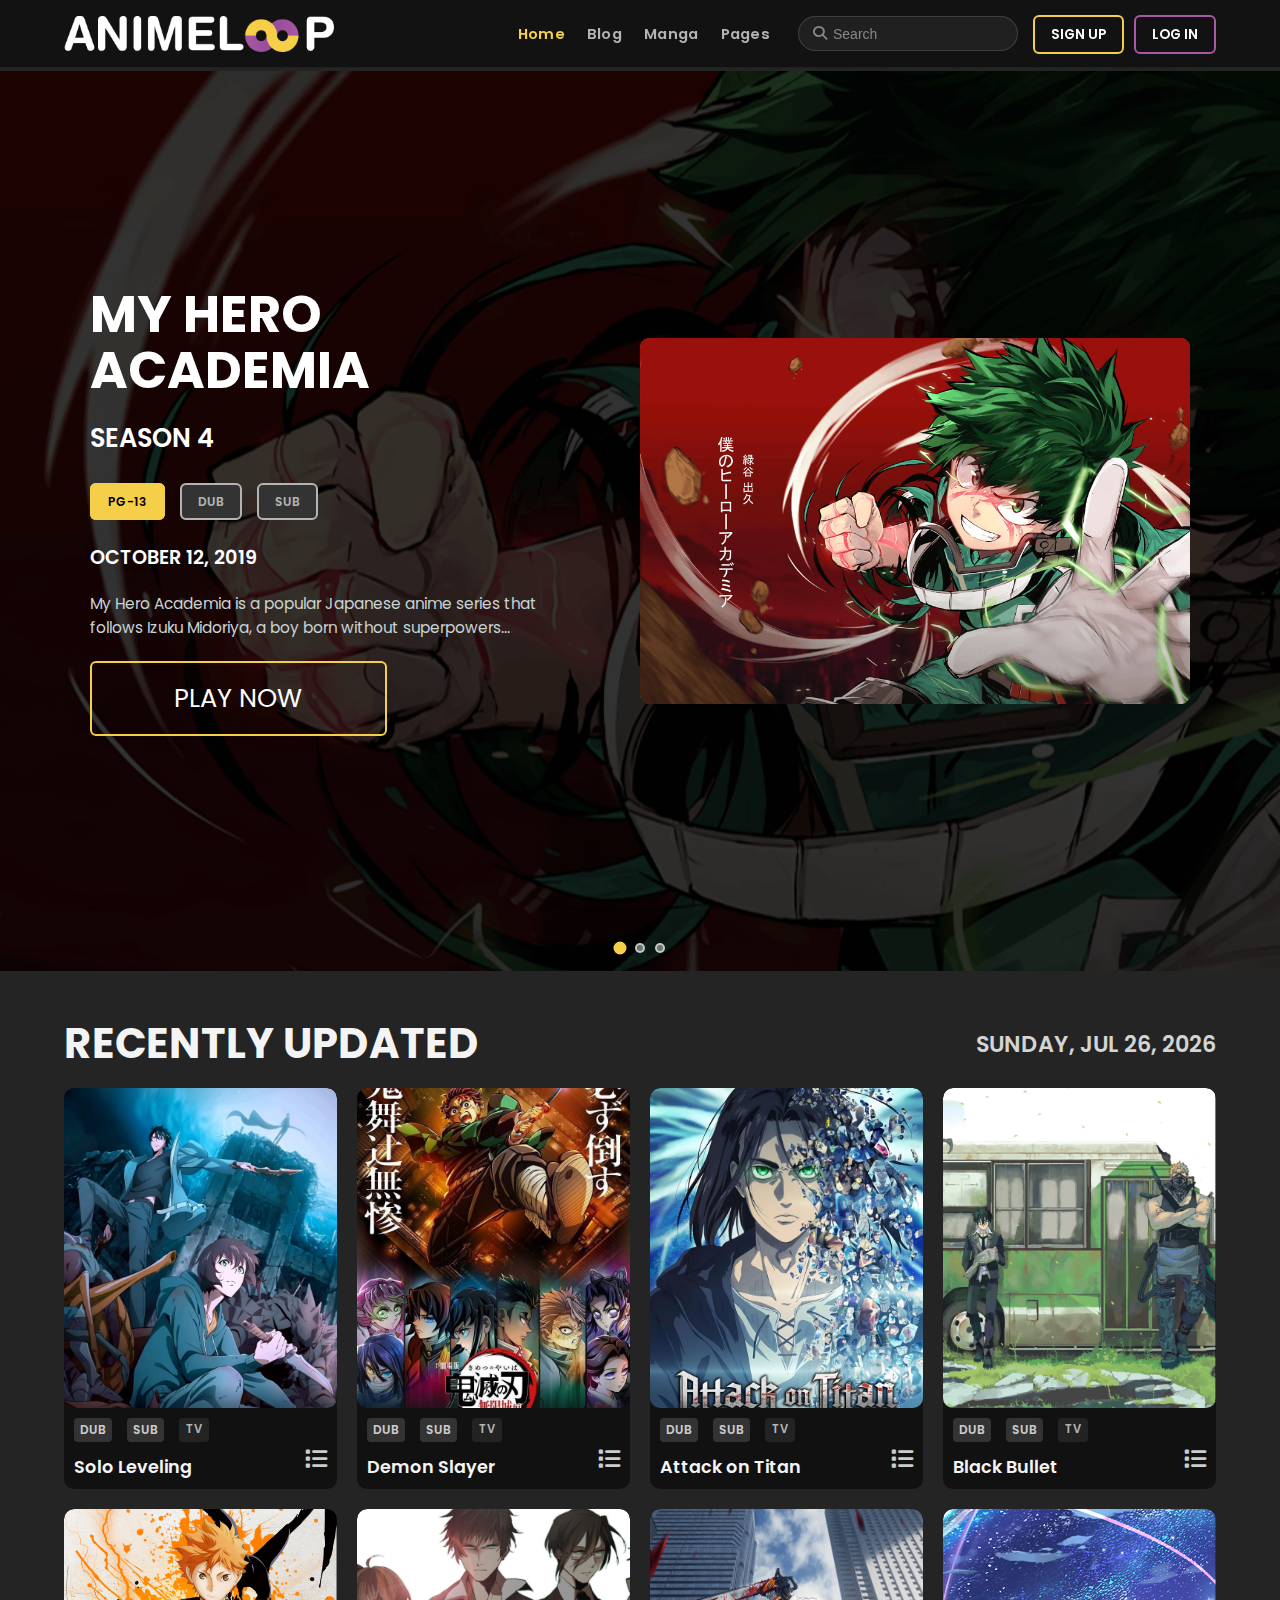
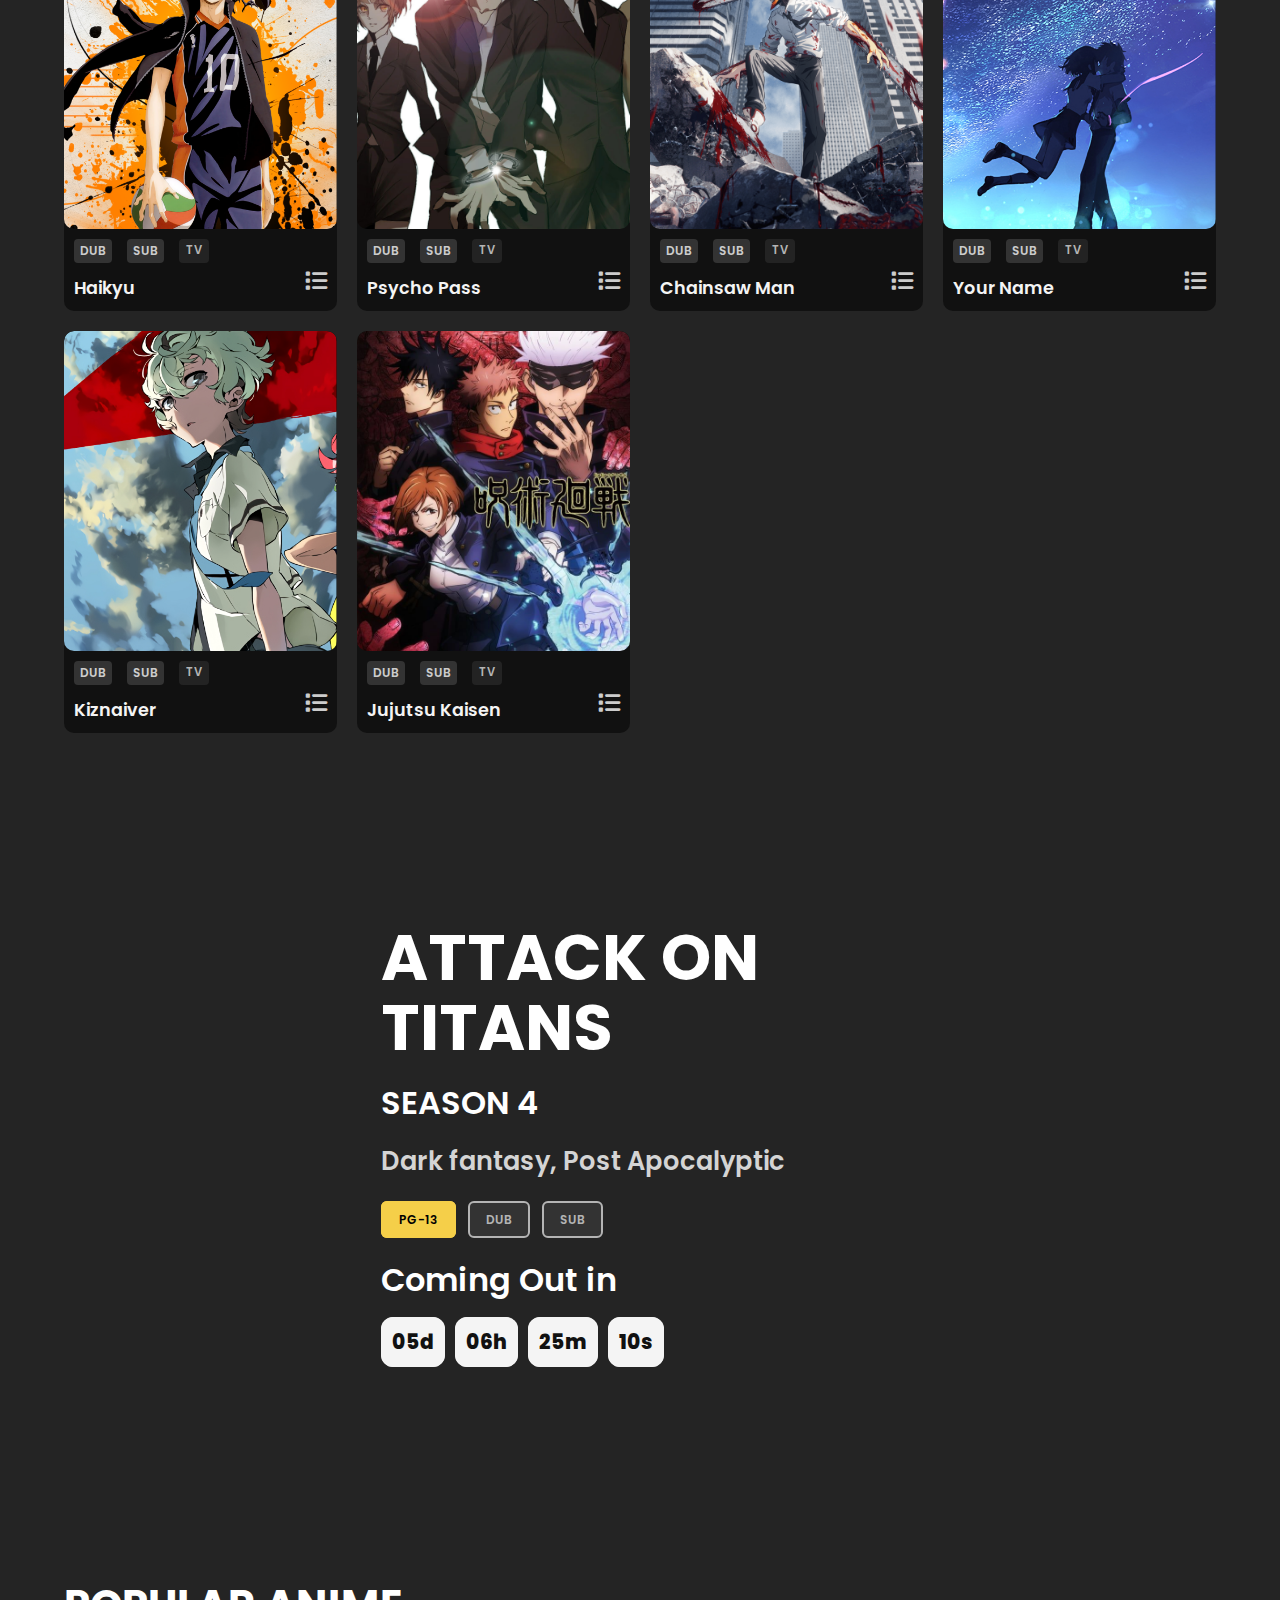
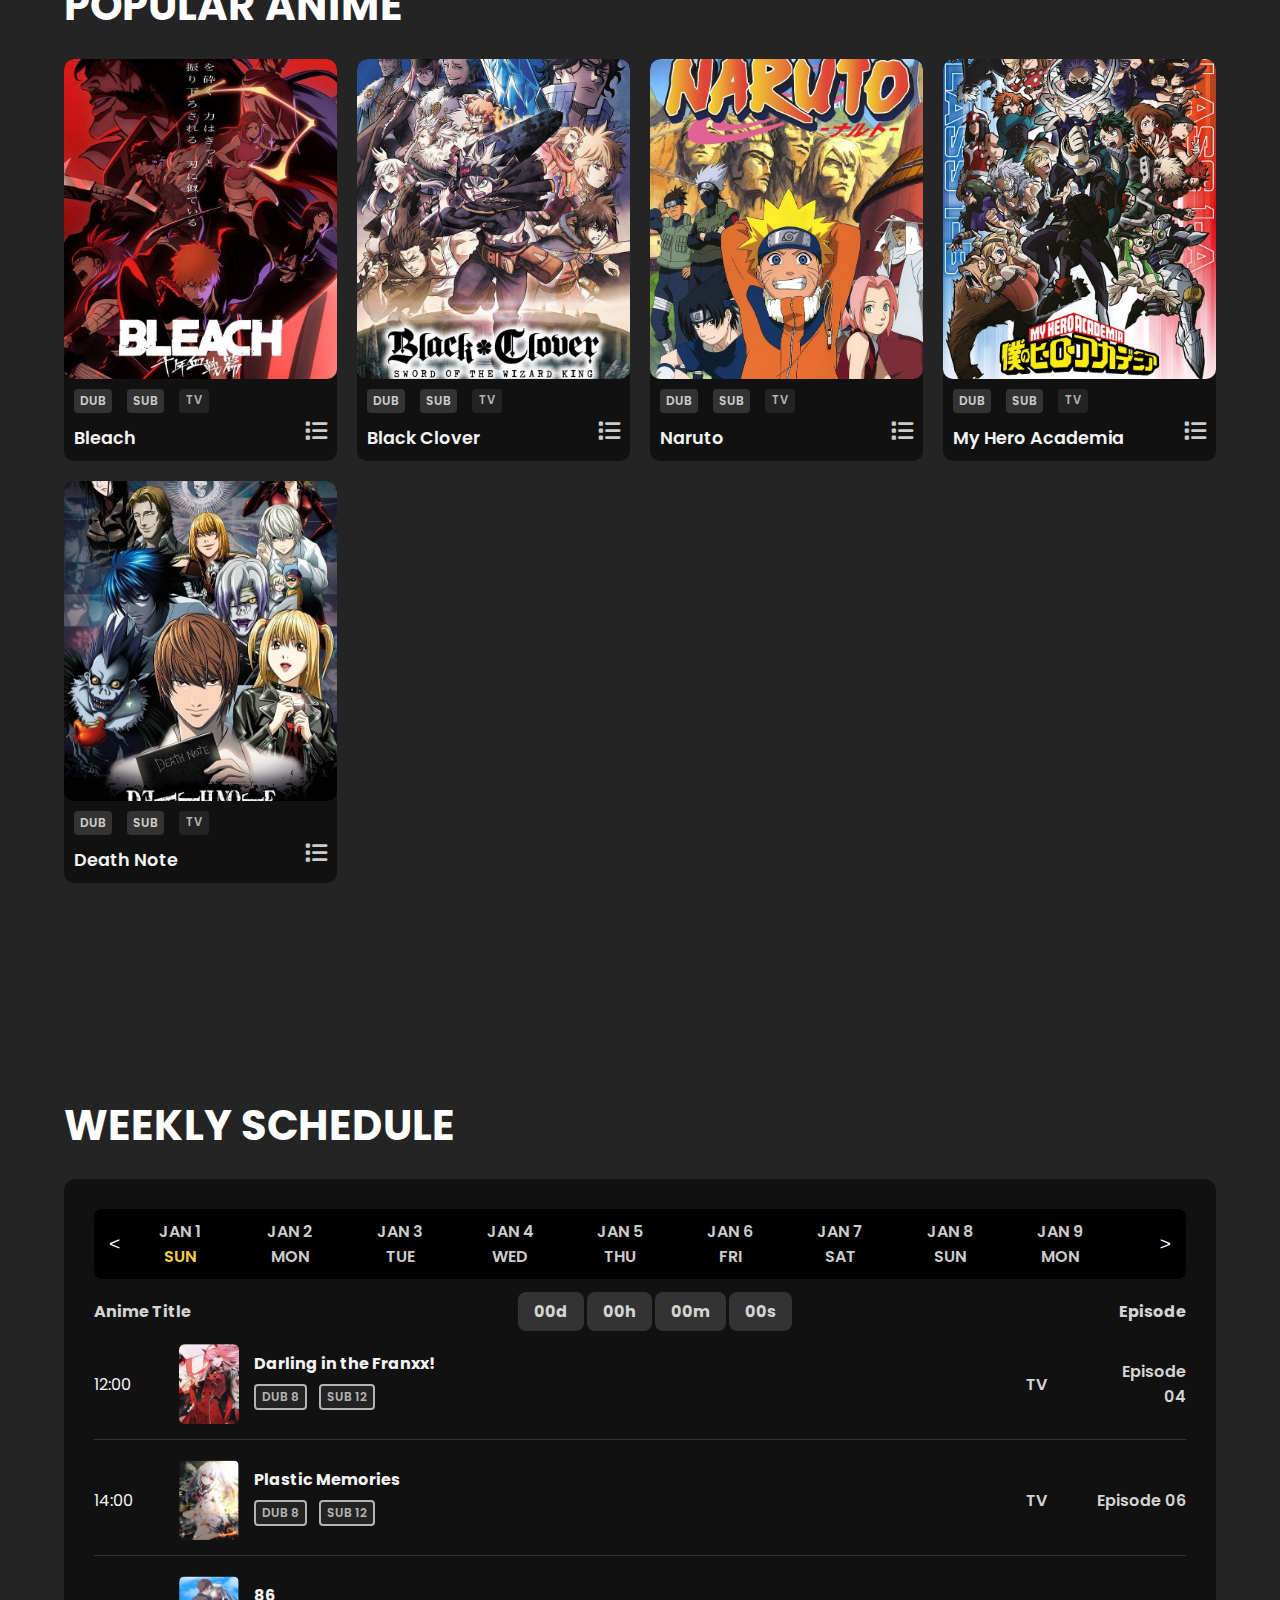
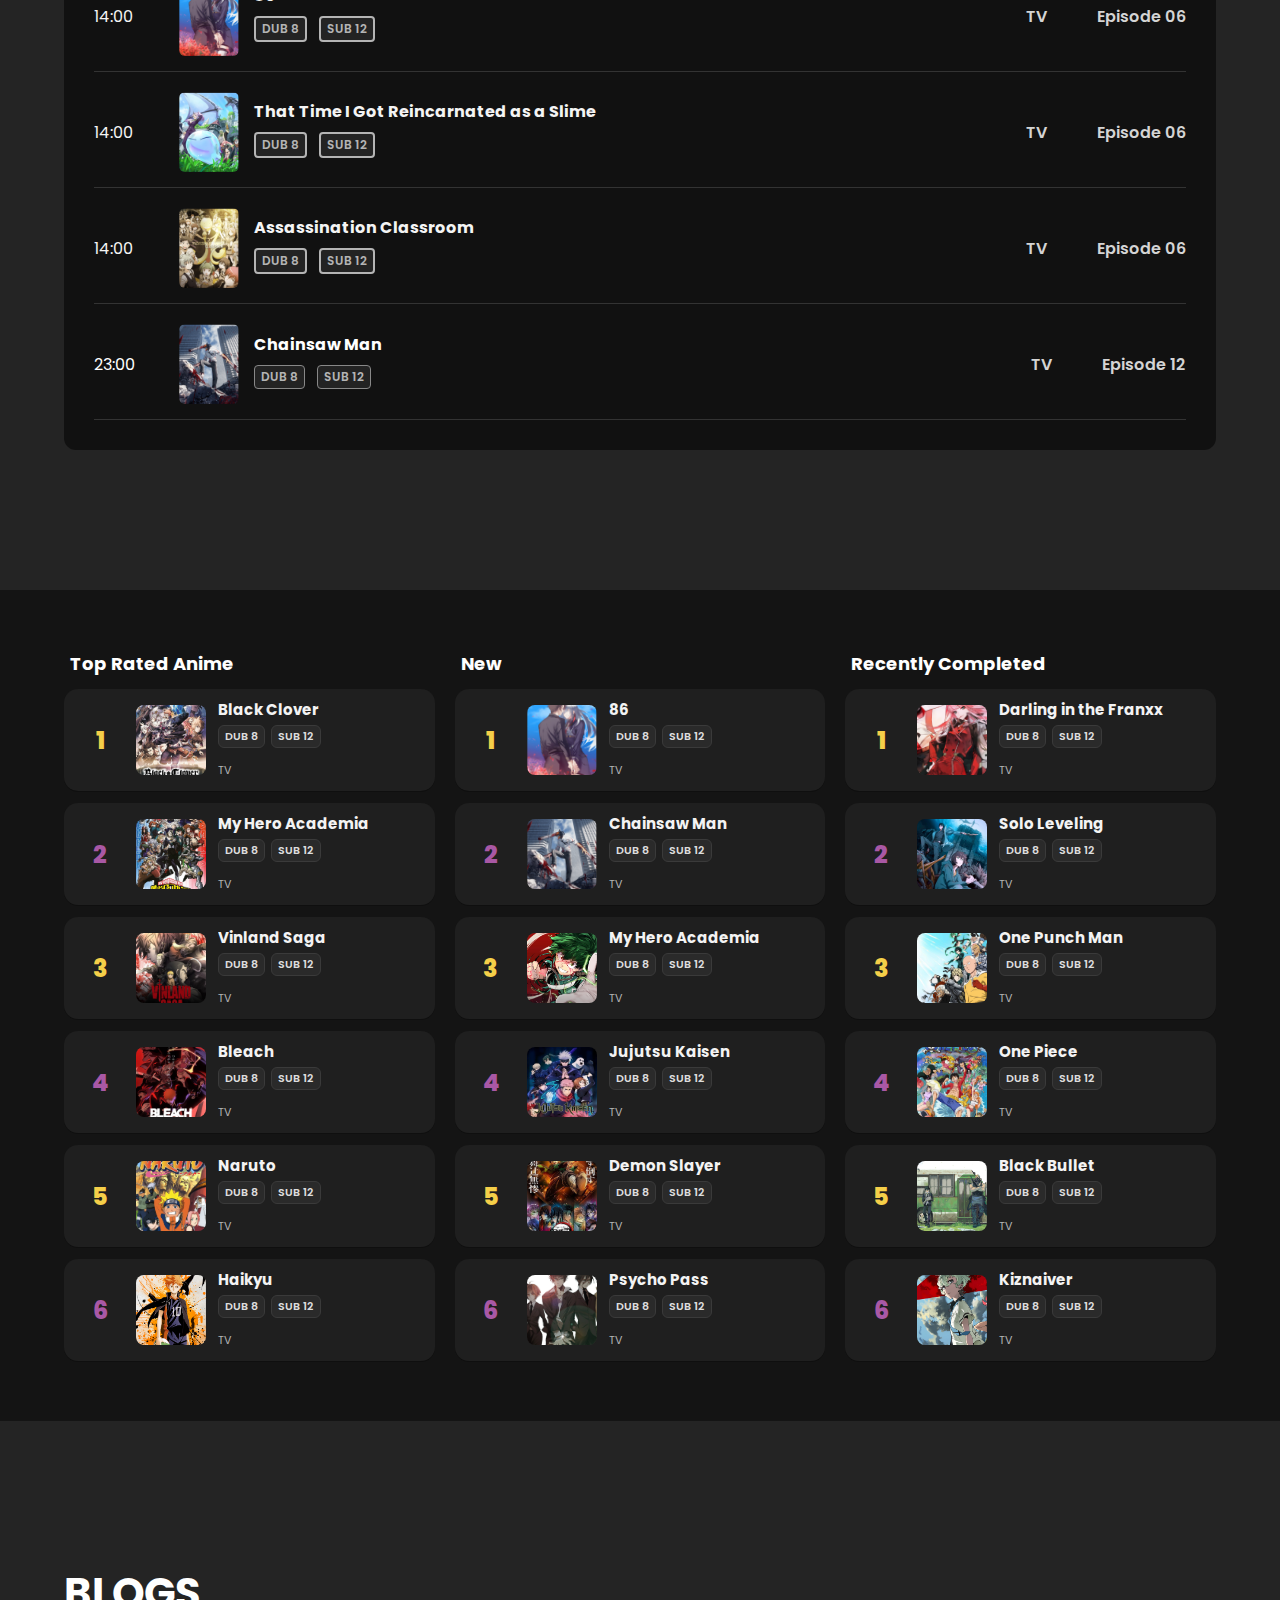
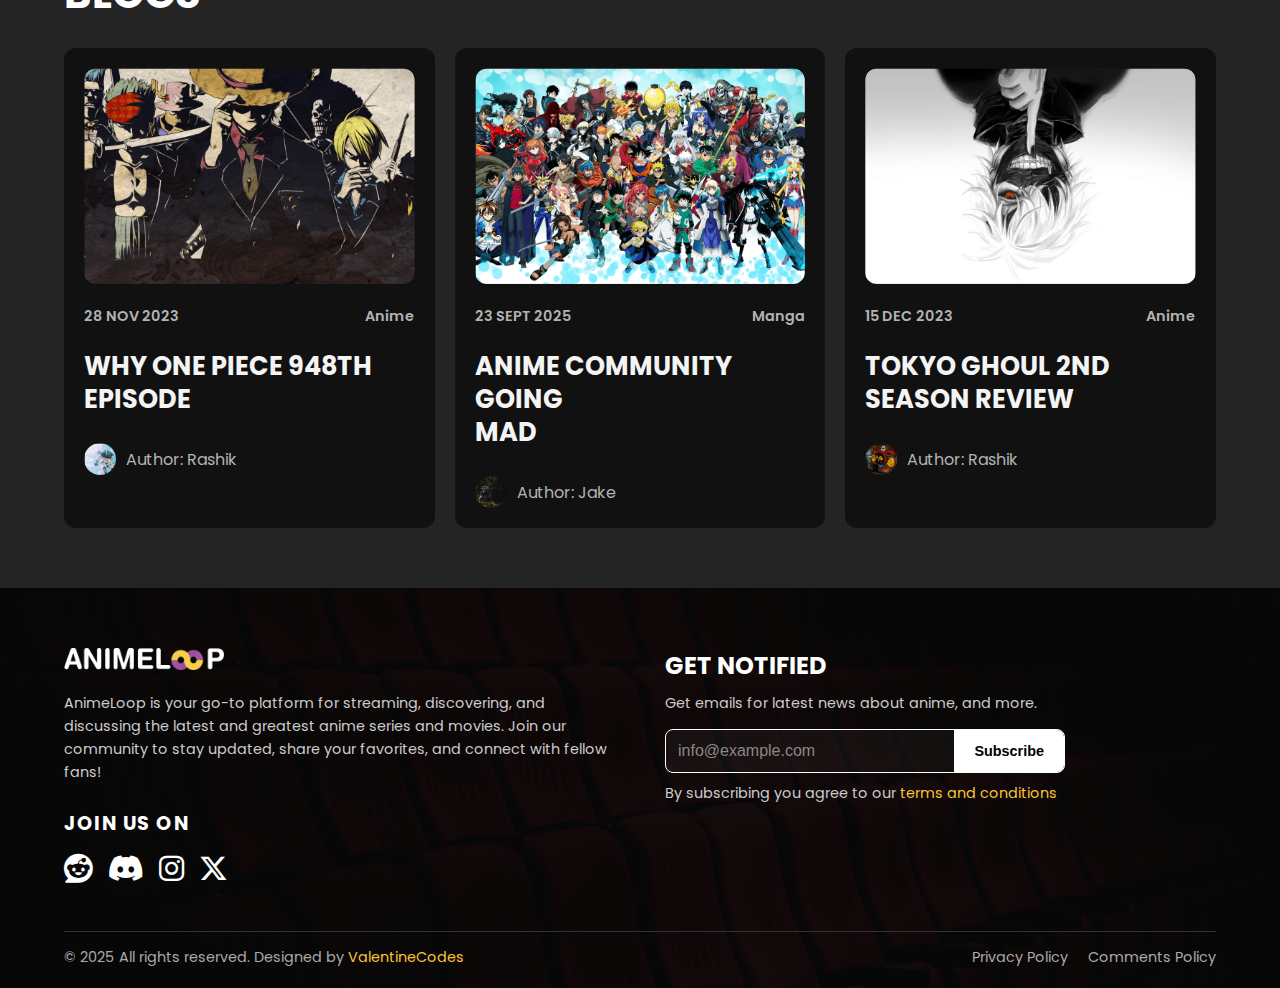
<file: index.html>
<!doctype html>
<html lang="en">
  <head>
    <meta charset="UTF-8" />
    <meta name="viewport" content="width=device-width, initial-scale=1.0" />
    <title>Anime Loop – Watch & Discover Anime</title>
    <meta
      name="description"
      content="AnimeLoop – your go-to platform for streaming, discovering, and discussing the best anime series and movies. Browse popular, new, and seasonal anime."
    />
    <link rel="stylesheet" href="global.css" />
    <link rel="stylesheet" href="styles.css" />
    <link
      href="https://fonts.googleapis.com/css2?family=Bebas+Neue&family=Poppins:wght@300;400;600;700&display=swap"
      rel="stylesheet"
    />

    <!-- Font Awesome -->
    <link
      rel="stylesheet"
      href="https://cdnjs.cloudflare.com/ajax/libs/font-awesome/6.5.0/css/all.min.css"
    />

    <link
      rel="icon"
      type="image/png"
      href="https://cdn-icons-png.flaticon.com/512/4712/4712100.png"
    />
  </head>
  <body>
    <!-- Loading Screen -->
    <div id="loader">
      <div class="spinner"></div>
      <img src="Images/Anime-loop-preloader-white.gif" alt="Loading Image" />
    </div>

    <!-- Main Content -->
    <div id="content" style="display: none">
      <nav class="navbar">
        <div class="logo">
          <a href="index.html"
            ><img src="Images/logo.png" alt="Anime Loop Logo"
          /></a>
        </div>

        <!-- Hamburger -->
        <div class="menu-toggle">
          <i class="fa-solid fa-bars"></i>
        </div>

        <!-- Collapsible Menu -->
        <div class="menu-items">
          <div class="nav-links">
            <ul>
              <li><a href="index.html" class="home active">Home</a></li>
              <li><a href="blog.html" class="movie">Blog</a></li>
              <li><a href="manga.html" class="manga">Manga</a></li>
              <li class="pages">
                <a href="#" id="pagesLink">Pages</a>
                <ul class="dropdown" id="pagesDropdown">
                  <li><a href="sign.html">Sign Up</a></li>
                  <li><a href="log.html">Log In</a></li>
                </ul>
              </li>
            </ul>
          </div>

          <!-- Search + Auth inside menu -->
          <div class="search-auth">
            <form action="search.html">
              <span><i class="fa-solid fa-magnifying-glass"></i></span>
              <input type="text" placeholder="Search" />
            </form>
            <ul>
              <li><a href="sign.html" class="sign-up">SIGN UP</a></li>
              <li><a href="log.html" class="log-in">LOG IN</a></li>
            </ul>
          </div>
        </div>
      </nav>

      <header class="header-slider">
        <!-- First Slide -->
        <section class="header-slide first-header-slide active">
          <div class="header-text">
            <h1 class="title">
              MY HERO <br />
              ACADEMIA
            </h1>
            <p class="season">SEASON 4</p>
            <ul class="tags">
              <li><a href="search.html" class="active">PG-13</a></li>
              <li><a href="search.html">DUB</a></li>
              <li><a href="search.html">SUB</a></li>
            </ul>
            <p class="release-date">OCTOBER 12, 2019</p>
            <p class="description">
              My Hero Academia is a popular Japanese anime series that follows
              Izuku Midoriya, a boy born without superpowers...
            </p>
            <div class="button">
              <a href="streaming.html" class="play-now">PLAY NOW</a>
            </div>
          </div>
          <div class="header-image">
            <img src="Images/banner-img-2.png" alt="My Hero Academia" />
          </div>
        </section>

        <!-- Second Slide -->
        <section class="header-slide second-header-slide">
          <div class="header-text">
            <h1 class="title">ONE PIECE</h1>
            <p class="season">SEASON 5</p>
            <ul class="tags">
              <li><a href="search.html" class="active">PG-13</a></li>
              <li><a href="search.html">DUB</a></li>
              <li><a href="search.html">SUB</a></li>
            </ul>
            <p class="release-date">NOVEMBER 20, 2022</p>
            <p class="description">
              One Piece follows Monkey D. Luffy and his crew as they journey
              across dangerous seas...
            </p>
            <div class="button">
              <a href="streaming.html" class="play-now">PLAY NOW</a>
            </div>
          </div>
          <div class="header-image">
            <img src="Images/banner-img-3.png" alt="One Piece" />
          </div>
        </section>

        <!-- Third Slide -->
        <section class="header-slide third-header-slide">
          <div class="header-text">
            <h1 class="title">
              ATTACK ON <br />
              TITANS
            </h1>
            <p class="season">SEASON 3</p>
            <ul class="tags">
              <li><a href="search.html" class="active">PG-13</a></li>
              <li><a href="search.html">DUB</a></li>
              <li><a href="search.html">SUB</a></li>
            </ul>
            <p class="release-date">JULY 23, 2018</p>
            <p class="description">
              Attack on Titan is a gripping anime series set in a world besieged
              by giant humanoid Titans...
            </p>
            <div class="button">
              <a href="streaming.html" class="play-now">PLAY NOW</a>
            </div>
          </div>
          <div class="header-image">
            <img src="Images/banner-img-1.png" alt="Attack on Titan" />
          </div>
        </section>

        <!-- Navigation Arrows -->
        <button class="arrow left">
          <i class="fa-solid fa-chevron-left"></i>
        </button>
        <button class="arrow right">
          <i class="fa-solid fa-chevron-right"></i>
        </button>
        <!-- Slide Dots -->
        <div class="slide-dots">
          <span class="dot active" data-index="0"></span>
          <span class="dot" data-index="1"></span>
          <span class="dot" data-index="2"></span>
        </div>
      </header>

      <main>
        <section class="recently-added">
          <div class="recently-added-title">
            <h4>RECENTLY UPDATED</h4>
            <p id="today-date">LOADING...</p>
          </div>
        </section>
        <section>
          <div id="api-recently-grid" class="anime-grid">
            <!-- API-injected recently airing anime cards -->
          </div>
        </section>
        <section>
          <div class="anime-grid">
            <!-- Static anime cards (shown alongside API results) -->
            <!-- Example Card -->
            <div class="anime-card">
              <img
                src="Images/SOLO LEVELING WALLPAPER.jpeg"
                alt="Solo leveling"
              />
              <div class="overlay">
                <a href="streaming.html"><i class="fa-solid fa-play"></i></a>
              </div>
              <div class="card-info">
                <div class="tags">
                  <a href="streaming.html">DUB</a
                  ><a href="streaming.html">SUB</a
                  ><span style="color: #b4b4b4">TV</span>
                </div>
                <p class="anime-title">Solo Leveling</p>
              </div>

              <div class="menu">
                <i class="fa-solid fa-list menu-icon"></i>
                <div class="dropdown">
                  <a href="#"
                    ><i class="fa-regular fa-clock"></i> Watch Later</a
                  >
                  <a href="#"
                    ><i class="fa-solid fa-plus"></i> Add to Playlist</a
                  >
                </div>
              </div>
            </div>
            <!-- Repeat similar blocks for other anime cards -->
            <div class="anime-card">
              <img src="Images/Kny _Infinity castle_.jpeg" alt="Demon Slayer" />
              <div class="overlay">
                <a href="streaming.html"><i class="fa-solid fa-play"></i></a>
              </div>
              <div class="card-info">
                <div class="tags">
                  <a href="streaming.html">DUB</a
                  ><a href="streaming.html">SUB</a
                  ><span style="color: #b4b4b4">TV</span>
                </div>
                <p class="anime-title">Demon Slayer</p>
              </div>

              <div class="menu">
                <i class="fa-solid fa-list menu-icon"></i>
                <div class="dropdown">
                  <a href="#"
                    ><i class="fa-regular fa-clock"></i> Watch Later</a
                  >
                  <a href="#"
                    ><i class="fa-solid fa-plus"></i> Add to Playlist</a
                  >
                </div>
              </div>
            </div>

            <div class="anime-card">
              <img src="Images/Attack on Titan.jpeg" alt="Attack on Titan" />
              <div class="overlay">
                <a href="streaming.html"><i class="fa-solid fa-play"></i></a>
              </div>
              <div class="card-info">
                <div class="tags">
                  <a href="streaming.html">DUB</a
                  ><a href="streaming.html">SUB</a
                  ><span style="color: #b4b4b4">TV</span>
                </div>
                <p class="anime-title">Attack on Titan</p>
              </div>

              <div class="menu">
                <i class="fa-solid fa-list menu-icon"></i>
                <div class="dropdown">
                  <a href="#"
                    ><i class="fa-regular fa-clock"></i> Watch Later</a
                  >
                  <a href="#"
                    ><i class="fa-solid fa-plus"></i> Add to Playlist</a
                  >
                </div>
              </div>
            </div>

            <div class="anime-card">
              <img src="Images/img-21.png" alt="Black Bullet" />
              <div class="overlay">
                <a href="streaming.html"><i class="fa-solid fa-play"></i></a>
              </div>
              <div class="card-info">
                <div class="tags">
                  <a href="streaming.html">DUB</a
                  ><a href="streaming.html">SUB</a
                  ><span style="color: #b4b4b4">TV</span>
                </div>
                <p class="anime-title">Black Bullet</p>
              </div>

              <div class="menu">
                <i class="fa-solid fa-list menu-icon"></i>
                <div class="dropdown">
                  <a href="#"
                    ><i class="fa-regular fa-clock"></i> Watch Later</a
                  >
                  <a href="#"
                    ><i class="fa-solid fa-plus"></i> Add to Playlist</a
                  >
                </div>
              </div>
            </div>

            <div class="anime-card">
              <img src="Images/img-5.png" alt="Haikyu" />
              <div class="overlay">
                <a href="streaming.html"><i class="fa-solid fa-play"></i></a>
              </div>
              <div class="card-info">
                <div class="tags">
                  <a href="streaming.html">DUB</a
                  ><a href="streaming.html">SUB</a
                  ><span style="color: #b4b4b4">TV</span>
                </div>
                <p class="anime-title">Haikyu</p>
              </div>

              <div class="menu">
                <i class="fa-solid fa-list menu-icon"></i>
                <div class="dropdown">
                  <a href="#"
                    ><i class="fa-regular fa-clock"></i> Watch Later</a
                  >
                  <a href="#"
                    ><i class="fa-solid fa-plus"></i> Add to Playlist</a
                  >
                </div>
              </div>
            </div>

            <div class="anime-card">
              <img src="Images/img-6.png" alt="Psycho Pass" />
              <div class="overlay">
                <a href="streaming.html"><i class="fa-solid fa-play"></i></a>
              </div>
              <div class="card-info">
                <div class="tags">
                  <a href="streaming.html">DUB</a
                  ><a href="streaming.html">SUB</a
                  ><span style="color: #b4b4b4">TV</span>
                </div>
                <p class="anime-title">Psycho Pass</p>
              </div>

              <div class="menu">
                <i class="fa-solid fa-list menu-icon"></i>
                <div class="dropdown">
                  <a href="#"
                    ><i class="fa-regular fa-clock"></i> Watch Later</a
                  >
                  <a href="#"
                    ><i class="fa-solid fa-plus"></i> Add to Playlist</a
                  >
                </div>
              </div>
            </div>

            <div class="anime-card">
              <img src="Images/img-4.png" alt="Chainsaw Man" />
              <div class="overlay">
                <a href="streaming.html"><i class="fa-solid fa-play"></i></a>
              </div>
              <div class="card-info">
                <div class="tags">
                  <a href="streaming.html">DUB</a
                  ><a href="streaming.html">SUB</a
                  ><span style="color: #b4b4b4">TV</span>
                </div>
                <p class="anime-title">Chainsaw Man</p>
              </div>

              <div class="menu">
                <i class="fa-solid fa-list menu-icon"></i>
                <div class="dropdown">
                  <a href="#"
                    ><i class="fa-regular fa-clock"></i> Watch Later</a
                  >
                  <a href="#"
                    ><i class="fa-solid fa-plus"></i> Add to Playlist</a
                  >
                </div>
              </div>
            </div>

            <div class="anime-card">
              <img src="Images/img-7.png" alt="Your Name" />
              <div class="overlay">
                <a href="streaming.html"><i class="fa-solid fa-play"></i></a>
              </div>
              <div class="card-info">
                <div class="tags">
                  <a href="streaming.html">DUB</a
                  ><a href="streaming.html">SUB</a
                  ><span style="color: #b4b4b4">TV</span>
                </div>
                <p class="anime-title">Your Name</p>
              </div>

              <div class="menu">
                <i class="fa-solid fa-list menu-icon"></i>
                <div class="dropdown">
                  <a href="#"
                    ><i class="fa-regular fa-clock"></i> Watch Later</a
                  >
                  <a href="#"
                    ><i class="fa-solid fa-plus"></i> Add to Playlist</a
                  >
                </div>
              </div>
            </div>

            <div class="anime-card">
              <img src="Images/img-22.png" alt="Kiznaiver" />
              <div class="overlay">
                <a href="streaming.html"><i class="fa-solid fa-play"></i></a>
              </div>
              <div class="card-info">
                <div class="tags">
                  <a href="streaming.html">DUB</a
                  ><a href="streaming.html">SUB</a
                  ><span style="color: #b4b4b4">TV</span>
                </div>
                <p class="anime-title">Kiznaiver</p>
              </div>

              <div class="menu">
                <i class="fa-solid fa-list menu-icon"></i>
                <div class="dropdown">
                  <a href="#"
                    ><i class="fa-regular fa-clock"></i> Watch Later</a
                  >
                  <a href="#"
                    ><i class="fa-solid fa-plus"></i> Add to Playlist</a
                  >
                </div>
              </div>
            </div>

            <div class="anime-card">
              <img src="Images/download.jpeg" alt="Jujutsu Kaisen" />
              <div class="overlay">
                <a href="streaming.html"><i class="fa-solid fa-play"></i></a>
              </div>
              <div class="card-info">
                <div class="tags">
                  <a href="streaming.html">DUB</a
                  ><a href="streaming.html">SUB</a
                  ><span style="color: #b4b4b4">TV</span>
                </div>
                <p class="anime-title">Jujutsu Kaisen</p>
              </div>

              <div class="menu">
                <i class="fa-solid fa-list menu-icon"></i>
                <div class="dropdown">
                  <a href="#"
                    ><i class="fa-regular fa-clock"></i> Watch Later</a
                  >
                  <a href="#"
                    ><i class="fa-solid fa-plus"></i> Add to Playlist</a
                  >
                </div>
              </div>
            </div>
          </div>
        </section>
      </main>

      <section class="sub-header">
        <div class="sub-header-text">
          <h1 class="title">
            ATTACK ON <br />
            TITANS
          </h1>
          <p class="season">SEASON 4</p>
          <p class="genre">Dark fantasy, Post Apocalyptic</p>
          <ul class="tags">
            <li><a href="search.html" class="active">PG-13</a></li>
            <li><a href="search.html">DUB</a></li>
            <li><a href="search.html">SUB</a></li>
          </ul>
          <p class="coming-soon">Coming Out in</p>
          <p class="countdown">
            <span>00d</span><span>00h</span><span>00m</span><span>00s</span>
          </p>
        </div>
      </section>

      <section class="popular-anime">
        <div class="popular-title">
          <h4>POPULAR ANIME</h4>
        </div>

        <!-- API-powered popular anime: loaded by script.js -->
        <div id="api-popular-grid" class="anime-flex">
          <!-- Static fallback cards below shown until API loads -->
          <div class="animeloop-card">
            <img
              src="Images/a9b4ee8e-0f83-4e81-886a-4e406c0cceb4.jpeg"
              alt="Bleach"
            />
            <div class="overlay">
              <a href="streaming.html"><i class="fa-solid fa-play"></i></a>
            </div>
            <div class="card-info">
              <div class="tags">
                <a href="streaming.html">DUB</a><a href="streaming.html">SUB</a
                ><span style="color: #b4b4b4">TV</span>
              </div>
              <p class="anime-title">Bleach</p>
            </div>

            <div class="menu">
              <i class="fa-solid fa-list menu-icon"></i>
              <div class="dropdown">
                <a href="#"><i class="fa-regular fa-clock"></i> Watch Later</a>
                <a href="#"><i class="fa-solid fa-plus"></i> Add to Playlist</a>
              </div>
            </div>
          </div>

          <!-- Example Card -->
          <div class="animeloop-card">
            <img
              src="Images/3fcc3b1b-38c4-493c-baaa-cae66700dbfe.jpeg"
              alt="Black Clover"
            />
            <div class="overlay">
              <a href="streaming.html"><i class="fa-solid fa-play"></i></a>
            </div>
            <div class="card-info">
              <div class="tags">
                <a href="streaming.html">DUB</a><a href="streaming.html">SUB</a
                ><span style="color: #b4b4b4">TV</span>
              </div>
              <p class="anime-title">Black Clover</p>
            </div>

            <div class="menu">
              <i class="fa-solid fa-list menu-icon"></i>
              <div class="dropdown">
                <a href="#"><i class="fa-regular fa-clock"></i> Watch Later</a>
                <a href="#"><i class="fa-solid fa-plus"></i> Add to Playlist</a>
              </div>
            </div>
          </div>

          <!-- Example Card -->
          <div class="animeloop-card">
            <img src="Images/Naruto HD Wallpaper 💙.jpeg" alt="Naruto" />
            <div class="overlay">
              <a href="streaming.html"><i class="fa-solid fa-play"></i></a>
            </div>
            <div class="card-info">
              <div class="tags">
                <a href="streaming.html">DUB</a><a href="streaming.html">SUB</a
                ><span style="color: #b4b4b4">TV</span>
              </div>
              <p class="anime-title">Naruto</p>
            </div>

            <div class="menu">
              <i class="fa-solid fa-list menu-icon"></i>
              <div class="dropdown">
                <a href="#"><i class="fa-regular fa-clock"></i> Watch Later</a>
                <a href="#"><i class="fa-solid fa-plus"></i> Add to Playlist</a>
              </div>
            </div>
          </div>

          <!-- Example Card -->
          <div class="animeloop-card">
            <img
              src="Images/MHA Season 5 Key Art 5.jpeg"
              alt="My Hero Academia"
            />
            <div class="overlay">
              <a href="streaming.html"><i class="fa-solid fa-play"></i></a>
            </div>
            <div class="card-info">
              <div class="tags">
                <a href="streaming.html">DUB</a><a href="streaming.html">SUB</a
                ><span style="color: #b4b4b4">TV</span>
              </div>
              <p class="anime-title">My Hero Academia</p>
            </div>

            <div class="menu">
              <i class="fa-solid fa-list menu-icon"></i>
              <div class="dropdown">
                <a href="#"><i class="fa-regular fa-clock"></i> Watch Later</a>
                <a href="#"><i class="fa-solid fa-plus"></i> Add to Playlist</a>
              </div>
            </div>
          </div>

          <!-- Example Card -->
          <div class="animeloop-card">
            <img src="Images/Death note.jpeg" alt="Death Note" />
            <div class="overlay">
              <a href="streaming.html"><i class="fa-solid fa-play"></i></a>
            </div>
            <div class="card-info">
              <div class="tags">
                <a href="streaming.html">DUB</a><a href="streaming.html">SUB</a
                ><span style="color: #b4b4b4">TV</span>
              </div>
              <p class="anime-title">Death Note</p>
            </div>

            <div class="menu">
              <i class="fa-solid fa-list menu-icon"></i>
              <div class="dropdown">
                <a href="#"><i class="fa-regular fa-clock"></i> Watch Later</a>
                <a href="#"><i class="fa-solid fa-plus"></i> Add to Playlist</a>
              </div>
            </div>
          </div>
        </div>
      </section>

      <section class="weekly-schedule">
        <div class="schedule-title">
          <h4>WEEKLY SCHEDULE</h4>
        </div>
        <div class="schedule">
          <!-- Days Navigation -->
          <div class="days-nav">
            <button class="nav-btn">&lt;</button>

            <div class="days">
              <div class="day active">
                <span class="date">JAN 1</span>
                <span class="weekday">SUN</span>
              </div>
              <div class="day">
                <span class="date">JAN 2</span><span class="weekday">MON</span>
              </div>
              <div class="day">
                <span class="date">JAN 3</span><span class="weekday">TUE</span>
              </div>
              <div class="day">
                <span class="date">JAN 4</span><span class="weekday">WED</span>
              </div>
              <div class="day">
                <span class="date">JAN 5</span><span class="weekday">THU</span>
              </div>
              <div class="day">
                <span class="date">JAN 6</span><span class="weekday">FRI</span>
              </div>
              <div class="day">
                <span class="date">JAN 7</span><span class="weekday">SAT</span>
              </div>
              <div class="day">
                <span class="date">JAN 8</span><span class="weekday">SUN</span>
              </div>
              <div class="day">
                <span class="date">JAN 9</span><span class="weekday">MON</span>
              </div>
              <div class="day">
                <span class="date">JAN 10</span><span class="weekday">TUE</span>
              </div>
              <div class="day">
                <span class="date">JAN 11</span><span class="weekday">WED</span>
              </div>
              <div class="day">
                <span class="date">JAN 12</span><span class="weekday">THU</span>
              </div>
              <div class="day">
                <span class="date">JAN 13</span><span class="weekday">FRI</span>
              </div>
              <div class="day">
                <span class="date">JAN 14</span><span class="weekday">SAT</span>
              </div>
              <div class="day">
                <span class="date">JAN 15</span><span class="weekday">SUN</span>
              </div>
              <div class="day">
                <span class="date">JAN 16</span><span class="weekday">MON</span>
              </div>
            </div>
            <button class="nav-btn">&gt;</button>
          </div>

          <!-- Countdown -->
          <div class="countdown">
            <div>
              <p>Anime Title</p>
            </div>
            <div class="countdown-timer">
              <span>00d</span>
              <span>00h</span>
              <span>00m</span>
              <span>00s</span>
            </div>
            <div>
              <p>Episode</p>
            </div>
          </div>

          <!-- Anime List -->
          <div class="anime-list">
            <a href="search.html"
              ><div class="anime-item">
                <span class="time">12:00</span>
                <img src="Images/anime-img-1.png" alt="Darling in the Franxx" />
                <div class="details">
                  <h3>Darling in the Franxx!</h3>
                  <div class="tags">
                    <span class="tag">DUB 8</span>
                    <span class="tag">SUB 12</span>
                  </div>
                </div>

                <div class="episode-info">
                  <span>TV</span>
                  <span class="episode">Episode 04</span>
                </div>
              </div></a
            >

            <a href="search.html"
              ><div class="anime-item">
                <span class="time">14:00</span>
                <img src="Images/anime-img-2.png" alt="Plastic Memories" />
                <div class="details">
                  <h3>Plastic Memories</h3>
                  <div class="tags">
                    <span class="tag">DUB 8</span>
                    <span class="tag">SUB 12</span>
                  </div>
                </div>
                <div class="episode-info">
                  <span>TV</span>
                  <span class="episode">Episode 06</span>
                </div>
              </div></a
            >

            <a href="search.html"
              ><div class="anime-item">
                <span class="time">14:00</span>
                <img src="Images/anime-img-7.png" alt="86" />
                <div class="details">
                  <h3>86</h3>
                  <div class="tags">
                    <span class="tag">DUB 8</span>
                    <span class="tag">SUB 12</span>
                  </div>
                </div>
                <div class="episode-info">
                  <span>TV</span>
                  <span class="episode">Episode 06</span>
                </div>
              </div></a
            >

            <a href="search.html"
              ><div class="anime-item">
                <span class="time">14:00</span>
                <img
                  src="Images/anime-img-3.png"
                  alt="That Time I Got Reincarnated as a Slime"
                />
                <div class="details">
                  <h3>That Time I Got Reincarnated as a Slime</h3>
                  <div class="tags">
                    <span class="tag">DUB 8</span>
                    <span class="tag">SUB 12</span>
                  </div>
                </div>
                <div class="episode-info">
                  <span>TV</span>
                  <span class="episode">Episode 06</span>
                </div>
              </div></a
            >

            <a href="search.html"
              ><div class="anime-item">
                <span class="time">14:00</span>
                <img
                  src="Images/anime-img-4.png"
                  alt="Assassination Classroom"
                />
                <div class="details">
                  <h3>Assassination Classroom</h3>
                  <div class="tags">
                    <span class="tag">DUB 8</span>
                    <span class="tag">SUB 12</span>
                  </div>
                </div>
                <div class="episode-info">
                  <span>TV</span>
                  <span class="episode">Episode 06</span>
                </div>
              </div></a
            >

            <div class="anime-item">
              <span class="time">23:00</span>
              <img src="Images/anime-img-5.png" alt="Chainsaw Man" />
              <div class="details">
                <h3>Chainsaw Man</h3>
                <div class="tags">
                  <span class="tag">DUB 8</span>
                  <span class="tag">SUB 12</span>
                </div>
              </div>
              <div class="episode-info">
                <span>TV</span>
                <span class="episode">Episode 12</span>
              </div>
            </div>
          </div>
        </div>
      </section>

      <section class="grid-section" aria-label="Anime lists">
        <div class="container">
          <div class="columns" aria-label="Anime lists">
            <!-- Column 1: Top Rated -->
            <section class="column" aria-label="Top Rated Anime">
              <h3 class="column-title">Top Rated Anime</h3>

              <a href="search.html" class="cart">
                <div class="rank">1</div>
                <img
                  class="thumb"
                  src="Images/3fcc3b1b-38c4-493c-baaa-cae66700dbfe.jpeg"
                  alt="Darling in the Franxx thumbnail"
                />
                <div class="info">
                  <div class="title" title="Solo Leveling">Black Clover</div>
                  <div class="tags">
                    <span class="badge">DUB 8</span>
                    <span class="badge">SUB 12</span>
                  </div>
                  <div class="status">TV</div>
                </div>
              </a>

              <a href="search.html" class="cart">
                <div class="rank" style="color: #a958a5">2</div>
                <img
                  class="thumb"
                  src="Images/MHA Season 5 Key Art 5.jpeg"
                  alt="Darling in the Franxx thumbnail"
                />
                <div class="info">
                  <div class="title" title="y Hero Academia">
                    My Hero Academia
                  </div>
                  <div class="tags">
                    <span class="badge">DUB 8</span>
                    <span class="badge">SUB 12</span>
                  </div>
                  <div class="status">TV</div>
                </div>
              </a>

              <a href="search.html" class="cart">
                <div class="rank">3</div>
                <img
                  class="thumb"
                  src="Images/Vinland Saga_Poster.jpeg"
                  alt="Vinland Saga"
                />
                <div class="info">
                  <div class="title" title="Vinland Saga">Vinland Saga</div>
                  <div class="tags">
                    <span class="badge">DUB 8</span>
                    <span class="badge">SUB 12</span>
                  </div>
                  <div class="status">TV</div>
                </div>
              </a>

              <a href="search.html" class="cart">
                <div class="rank" style="color: #a958a5">4</div>
                <img
                  class="thumb"
                  src="Images/a9b4ee8e-0f83-4e81-886a-4e406c0cceb4.jpeg"
                  alt="Bleach"
                />
                <div class="info">
                  <div class="title" title="Bleach">Bleach</div>
                  <div class="tags">
                    <span class="badge">DUB 8</span>
                    <span class="badge">SUB 12</span>
                  </div>
                  <div class="status">TV</div>
                </div>
              </a>

              <a href="search.html" class="cart">
                <div class="rank">5</div>
                <img
                  class="thumb"
                  src="Images/Naruto HD Wallpaper 💙.jpeg"
                  alt="Naruto"
                />
                <div class="info">
                  <div class="title" title="Naruto">Naruto</div>
                  <div class="tags">
                    <span class="badge">DUB 8</span>
                    <span class="badge">SUB 12</span>
                  </div>
                  <div class="status">TV</div>
                </div>
              </a>

              <a href="search.html" class="cart">
                <div class="rank" style="color: #a958a5">6</div>
                <img class="thumb" src="Images/img-5.png" alt="Haikyu" />
                <div class="info">
                  <div class="title" title="Haikyu">Haikyu</div>
                  <div class="tags">
                    <span class="badge">DUB 8</span>
                    <span class="badge">SUB 12</span>
                  </div>
                  <div class="status">TV</div>
                </div>
              </a>
            </section>

            <!-- Column 2: New -->
            <section class="column" aria-label="New Anime">
              <h3 class="column-title">New</h3>

              <a href="search.html" class="cart">
                <div class="rank">1</div>
                <img class="thumb" src="Images/anime-img-7.png" alt="86" />
                <div class="info">
                  <div class="title" title="86">86</div>
                  <div class="tags">
                    <span class="badge">DUB 8</span>
                    <span class="badge">SUB 12</span>
                  </div>
                  <div class="status">TV</div>
                </div>
              </a>

              <a href="search.html" class="cart">
                <div class="rank" style="color: #a958a5">2</div>
                <img
                  class="thumb"
                  src="Images/anime-img-5.png"
                  alt="Chainsaw Man"
                />
                <div class="info">
                  <div class="title" title="Chainsaw Man">Chainsaw Man</div>
                  <div class="tags">
                    <span class="badge">DUB 8</span>
                    <span class="badge">SUB 12</span>
                  </div>
                  <div class="status">TV</div>
                </div>
              </a>

              <a href="search.html" class="cart">
                <div class="rank">3</div>
                <img
                  class="thumb"
                  src="Images/img-2.png"
                  alt="My Hero Academia"
                />
                <div class="info">
                  <div class="title" title="My Hero Academia">
                    My Hero Academia
                  </div>
                  <div class="tags">
                    <span class="badge">DUB 8</span>
                    <span class="badge">SUB 12</span>
                  </div>
                  <div class="status">TV</div>
                </div>
              </a>

              <a href="search.html" class="cart">
                <div class="rank" style="color: #a958a5">4</div>
                <img
                  class="thumb"
                  src="Images/Jujutsu Kaisen wallpaper.jpeg"
                  alt="Jujutsu Kaisen"
                />
                <div class="info">
                  <div class="title" title="Jujutsu Kaisen">Jujutsu Kaisen</div>
                  <div class="tags">
                    <span class="badge">DUB 8</span>
                    <span class="badge">SUB 12</span>
                  </div>
                  <div class="status">TV</div>
                </div>
              </a>

              <a href="search.html" class="cart">
                <div class="rank">5</div>
                <img
                  class="thumb"
                  src="Images/Kny _Infinity castle_.jpeg"
                  alt="Demon Slayer"
                />
                <div class="info">
                  <div class="title" title="Demon Slayer">Demon Slayer</div>
                  <div class="tags">
                    <span class="badge">DUB 8</span>
                    <span class="badge">SUB 12</span>
                  </div>
                  <div class="status">TV</div>
                </div>
              </a>

              <a href="search.html" class="cart">
                <div class="rank" style="color: #a958a5">6</div>
                <img class="thumb" src="Images/img-6.png" alt="Psycho Pass" />
                <div class="info">
                  <div class="title" title="Psycho Pass">Psycho Pass</div>
                  <div class="tags">
                    <span class="badge">DUB 8</span>
                    <span class="badge">SUB 12</span>
                  </div>
                  <div class="status">TV</div>
                </div>
              </a>
            </section>

            <!-- Column 3: Recently Completed -->
            <section class="column" aria-label="Recently Completed">
              <h3 class="column-title">Recently Completed</h3>

              <a href="search.html" class="cart">
                <div class="rank">1</div>
                <img
                  class="thumb"
                  src="Images/anime-img-1.png"
                  alt="Darling in the Franxx thumbnail"
                />
                <div class="info">
                  <div class="title" title="Darling in the Franxx">
                    Darling in the Franxx
                  </div>
                  <div class="tags">
                    <span class="badge">DUB 8</span>
                    <span class="badge">SUB 12</span>
                  </div>
                  <div class="status">TV</div>
                </div>
              </a>

              <a href="search.html" class="cart">
                <div class="rank" style="color: #a958a5">2</div>
                <img
                  class="thumb"
                  src="Images/SOLO LEVELING WALLPAPER.jpeg"
                  alt="Solo Leveling"
                />
                <div class="info">
                  <div class="title" title="Solo Leveling">Solo Leveling</div>
                  <div class="tags">
                    <span class="badge">DUB 8</span>
                    <span class="badge">SUB 12</span>
                  </div>
                  <div class="status">TV</div>
                </div>
              </a>

              <a href="search.html" class="cart">
                <div class="rank">3</div>
                <img
                  class="thumb"
                  src="Images/7d4501fa-a817-49a2-994a-d886d906914e.jpeg"
                  alt="Darling in the Franxx thumbnail"
                />
                <div class="info">
                  <div class="title" title="One Punch Man">One Punch Man</div>
                  <div class="tags">
                    <span class="badge">DUB 8</span>
                    <span class="badge">SUB 12</span>
                  </div>
                  <div class="status">TV</div>
                </div>
              </a>

              <a href="search.html" class="cart">
                <div class="rank" style="color: #a958a5">4</div>
                <img
                  class="thumb"
                  src="Images/One-piece.jpeg"
                  alt="One Piece thumbnail"
                />
                <div class="info">
                  <div class="title" title="One Piece">One Piece</div>
                  <div class="tags">
                    <span class="badge">DUB 8</span>
                    <span class="badge">SUB 12</span>
                  </div>
                  <div class="status">TV</div>
                </div>
              </a>

              <a href="search.html" class="cart">
                <div class="rank">5</div>
                <img
                  class="thumb"
                  src="Images/img-21.png"
                  alt="Black Bullet thumbnail"
                />
                <div class="info">
                  <div class="title" title="Black Bullet">Black Bullet</div>
                  <div class="tags">
                    <span class="badge">DUB 8</span>
                    <span class="badge">SUB 12</span>
                  </div>
                  <div class="status">TV</div>
                </div>
              </a>

              <a href="search.html" class="cart">
                <div class="rank" style="color: #a958a5">6</div>
                <img
                  class="thumb"
                  src="Images/img-22.png"
                  alt="Kiznaiver thumbnail"
                />
                <div class="info">
                  <div class="title" title="Kiznaiver">Kiznaiver</div>
                  <div class="tags">
                    <span class="badge">DUB 8</span>
                    <span class="badge">SUB 12</span>
                  </div>
                  <div class="status">TV</div>
                </div>
              </a>
            </section>
          </div>
        </div>
      </section>

      <section class="blog">
        <div class="blog-header">
          <h4>BLOGS</h4>
        </div>

        <div class="blog-cards">
          <a href="blog.html" class="blog-card">
            <div class="blog-img-container">
              <img
                class="blog-img"
                src="Images/blog-img-1.png"
                alt="One Piece"
              />
            </div>
            <div class="blog-date">
              <p>28 NOV 2023</p>
              <p>Anime</p>
            </div>
            <h3 class="blog-title">
              WHY ONE PIECE 948TH <br />
              EPISODE
            </h3>
            <div class="blog-author">
              <img src="Images/comment-img-2.png" alt="Author" />
              <p>Author: Rashik</p>
            </div>
          </a>

          <a href="blog.html" class="blog-card">
            <div class="blog-img-container">
              <img
                class="blog-img"
                src="Images/blog-img-2.png"
                alt="Anime Community"
              />
            </div>
            <div class="blog-date">
              <p>23 SEPT 2025</p>
              <p>Manga</p>
            </div>
            <h3 class="blog-title">
              ANIME COMMUNITY GOING <br />
              MAD
            </h3>
            <div class="blog-author">
              <img src="Images/comment-img-3.png" alt="Author" />
              <p>Author: Jake</p>
            </div>
          </a>

          <a href="blog.html" class="blog-card">
            <div class="blog-img-container">
              <img
                class="blog-img"
                src="Images/blog-img-3.png"
                alt="Tokyo Ghoul"
              />
            </div>
            <div class="blog-date">
              <p>15 DEC 2023</p>
              <p>Anime</p>
            </div>
            <h3 class="blog-title">
              TOKYO GHOUL 2ND <br />
              SEASON REVIEW
            </h3>
            <div class="blog-author">
              <img src="Images/comment-img-4.png" alt="Author" />
              <p>Author: Rashik</p>
            </div>
          </a>
        </div>
      </section>

      <footer class="footer">
        <div class="footer-content">
          <!-- Left section -->
          <div class="footer-left">
            <a href="index.html" class="footer-logo"
              ><img src="Images/logo.png" alt="AnimeLoop Logo"
            /></a>
            <p class="footer-desc">
              AnimeLoop is your go-to platform for streaming, discovering, and
              discussing the latest and greatest anime series and movies. Join
              our community to stay updated, share your favorites, and connect
              with fellow fans!
            </p>

            <div class="footer-social">
              <h3>JOIN US ON</h3>
              <div class="social-icons">
                <a href="#"><i class="fa-brands fa-reddit"></i></a>
                <a href="#"><i class="fa-brands fa-discord"></i></a>
                <a href="#"><i class="fa-brands fa-instagram"></i></a>
                <a href="#"><i class="fa-brands fa-x-twitter"></i></a>
              </div>
            </div>
          </div>

          <!-- Right section -->
          <div class="footer-right">
            <h3>GET NOTIFIED</h3>
            <p>Get emails for latest news about anime, and more.</p>
            <form class="subscribe-form" id="subscribe-form">
              <input type="email" placeholder="info@example.com" required />
              <button type="submit">Subscribe</button>
            </form>
            <p class="terms">
              By subscribing you agree to our
              <a href="#">terms and conditions</a>
            </p>
          </div>
        </div>

        <!-- Bottom bar -->
        <div class="footer-bottom">
          <p>
            © 2025 All rights reserved. Designed by
            <a
              href="https://valentine-azolibe.vercel.app"
              target="_blank"
              style="color: #fbc531; text-decoration: none"
              >ValentineCodes</a
            >
          </p>
          <div class="footer-links">
            <a href="#">Privacy Policy</a>
            <a href="#">Comments Policy</a>
          </div>
        </div>
      </footer>

      <!-- Back to Top Button -->
      <button id="backToTop" title="Go to top">
        <i class="fa-solid fa-angles-up"></i>
      </button>
      <!-- Toast notification -->
      <div
        id="subscribe-toast"
        style="
          display: none;
          position: fixed;
          bottom: 80px;
          right: 24px;
          background: #7c3aed;
          color: #fff;
          padding: 12px 22px;
          border-radius: 8px;
          font-size: 0.9rem;
          z-index: 9999;
          box-shadow: 0 4px 15px rgba(124, 58, 237, 0.4);
          animation: slideUp 0.3s ease;
        "
      >
        ✅ You're subscribed!
      </div>
    </div>

    <script src="api.js"></script>
    <script src="script.js"></script>
    <script src="global.js"></script>
  </body>
</html>
</file>
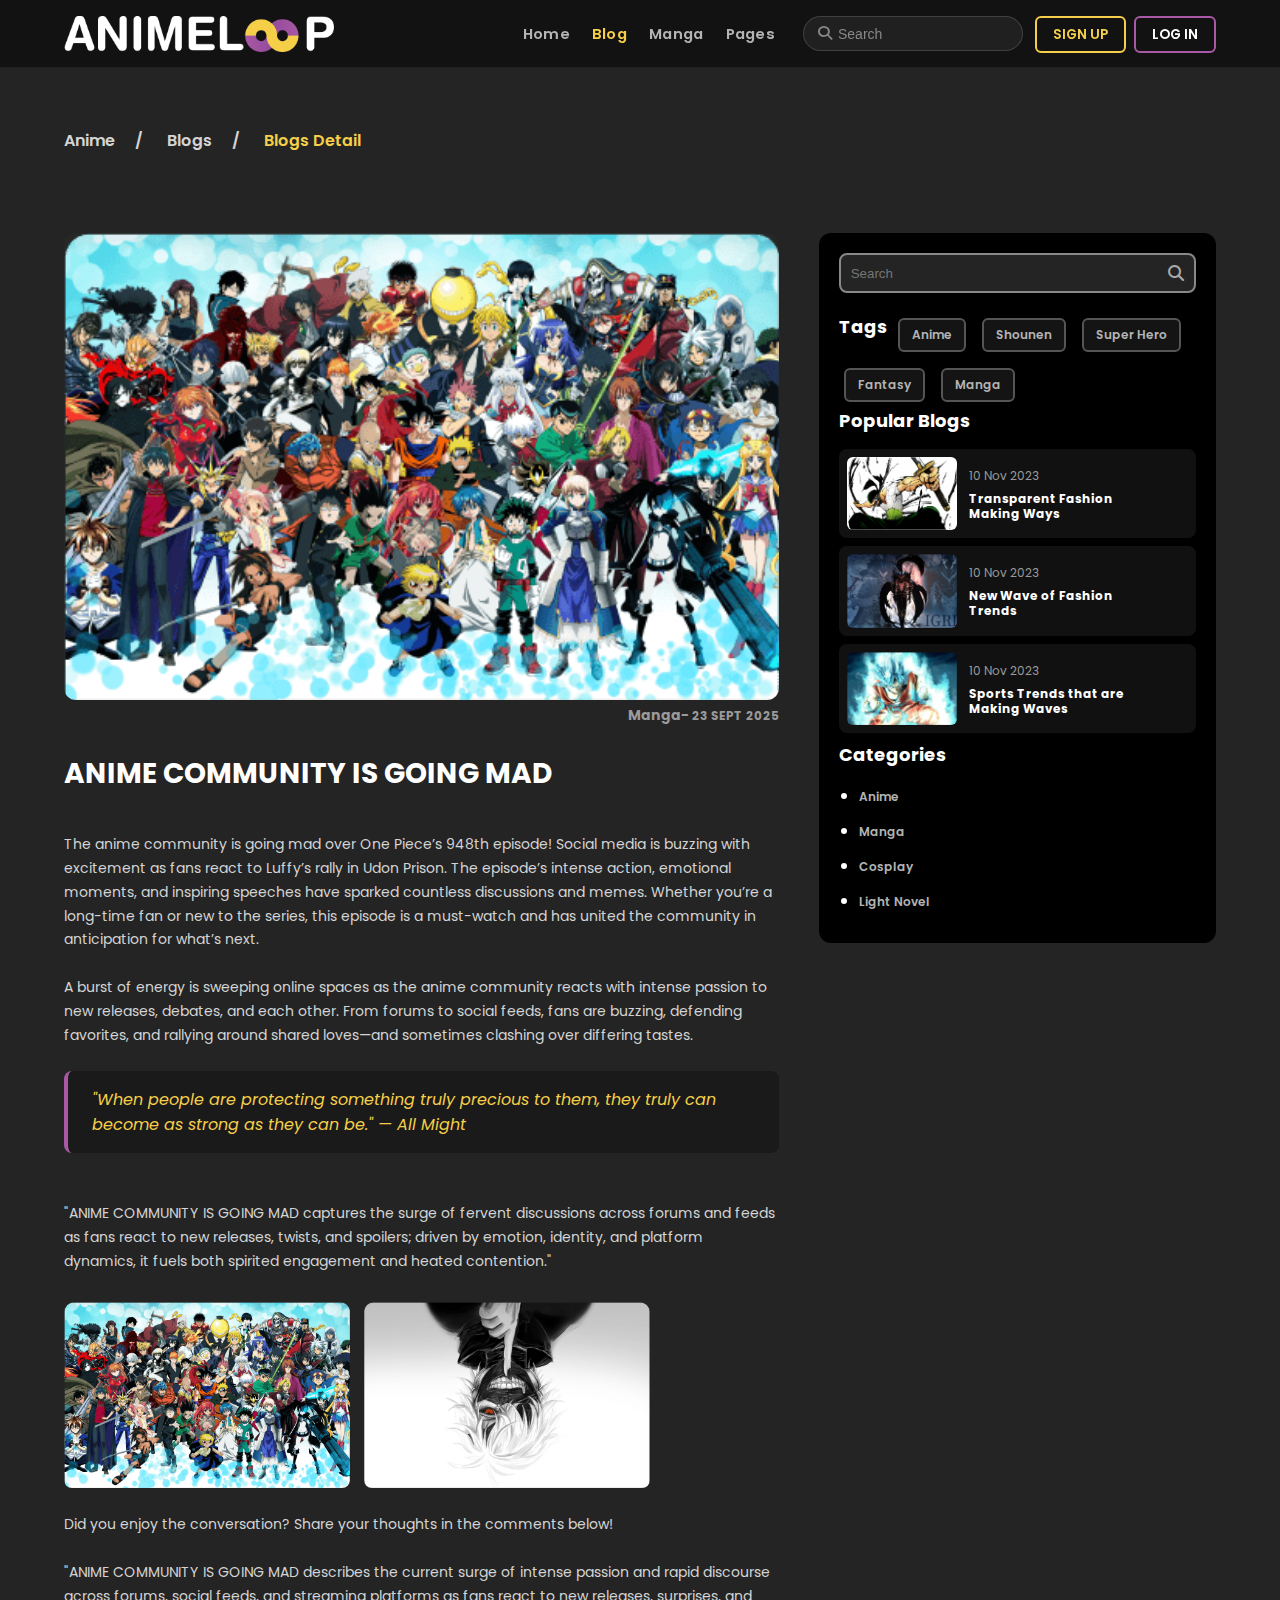
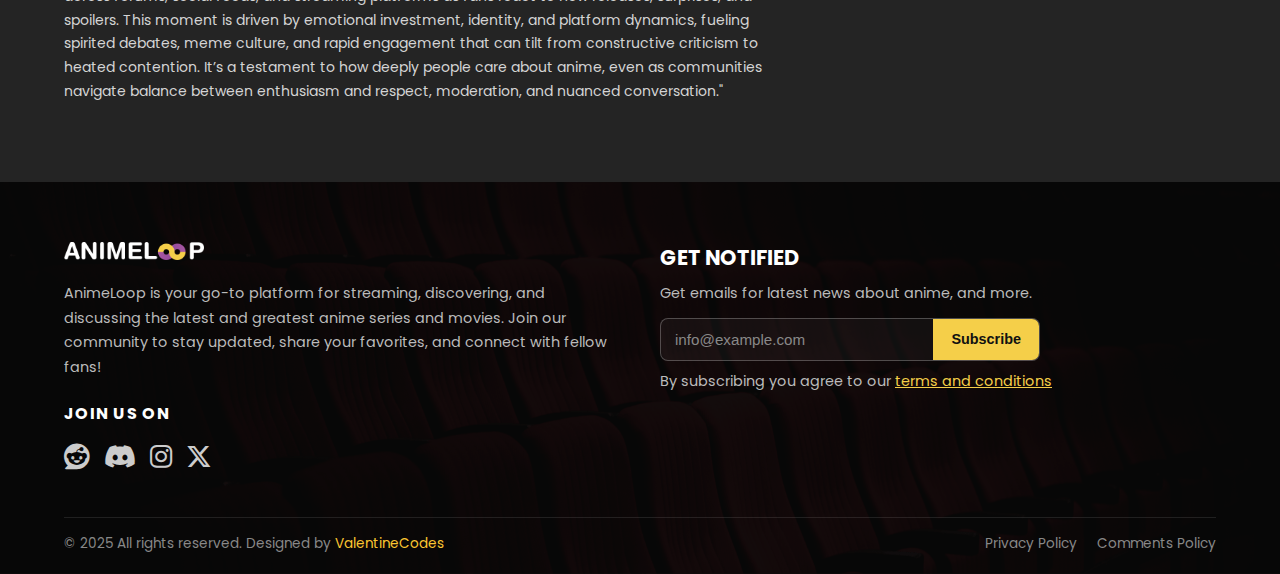
<file: blogdetail-2.html>
<!doctype html>
<html lang="en">
  <head>
    <meta charset="UTF-8" />
    <meta name="viewport" content="width=device-width, initial-scale=1.0" />
    <title>Anime Loop</title>
    <link rel="stylesheet" href="global.css" />
    <link rel="stylesheet" href="blogdetail-2.css" />
    <link
      href="https://fonts.googleapis.com/css2?family=Bebas+Neue&family=Poppins:wght@300;400;600;700&display=swap"
      rel="stylesheet"
    />

    <!-- Font Awesome -->
    <link
      rel="stylesheet"
      href="https://cdnjs.cloudflare.com/ajax/libs/font-awesome/6.5.0/css/all.min.css"
    />

    <link
      rel="icon"
      type="image/png"
      href="https://cdn-icons-png.flaticon.com/512/4712/4712100.png"
    />
  </head>
  <body>
    <nav class="navbar">
      <div class="logo">
        <a href="index.html"
          ><img src="Images/logo.png" alt="Anime Loop Logo"
        /></a>
      </div>

      <!-- Hamburger -->
      <div class="menu-toggle">
        <i class="fa-solid fa-bars"></i>
      </div>

      <!-- Collapsible Menu -->
      <div class="menu-items">
        <div class="nav-links">
          <ul>
            <li><a href="index.html" class="home">Home</a></li>
            <li><a href="blog.html" class="movie active">Blog</a></li>
            <li><a href="manga.html" class="manga">Manga</a></li>
            <li class="pages">
              <a href="#" id="pagesLink">Pages</a>
              <ul class="dropdown" id="pagesDropdown">
                <li><a href="sign.html">Sign Up</a></li>
                <li><a href="login.html">Log In</a></li>
              </ul>
            </li>
          </ul>
        </div>

        <!-- Search + Auth inside menu -->
        <div class="search-auth">
          <form action="search.html">
            <span><i class="fa-solid fa-magnifying-glass"></i></span>
            <input type="text" placeholder="Search" />
          </form>
          <ul>
            <li><a href="sign.html" class="sign-up">SIGN UP</a></li>
            <li><a href="log.html" class="log-in">LOG IN</a></li>
          </ul>
        </div>
      </div>
    </nav>

    <main>
      <div class="blog-top">
        <p>
          <a href="index.html">Anime</a>&ensp;&ensp; /
          <a href="blog.html"><span>&ensp;&ensp; Blogs</span></a
          >&ensp;&ensp; /
          <span class="active">&ensp;&ensp; Blogs Detail</span>
        </p>
      </div>

      <section class="blog-section">
        <div class="blog-container">
          <!-- Blog Grid -->
          <div class="blog-grid">
            <img
              class="blog-img"
              src="Images/blog-img-2.png"
              alt="Blog Image"
            />
            <div class="blog-grid-header">
              <p>Manga- <span class="date">23 SEPT 2025</span></p>
            </div>
            <div class="blog-grid-text">
              <div class="blog-grid-info">
                <h3>ANIME COMMUNITY IS GOING MAD</h3>
                <br />
                <p>
                  The anime community is going mad over One Piece’s 948th
                  episode! Social media is buzzing with excitement as fans react
                  to Luffy’s rally in Udon Prison. The episode’s intense action,
                  emotional moments, and inspiring speeches have sparked
                  countless discussions and memes. Whether you’re a long-time
                  fan or new to the series, this episode is a must-watch and has
                  united the community in anticipation for what’s next.

                  <br /><br />
                  A burst of energy is sweeping online spaces as the anime
                  community reacts with intense passion to new releases,
                  debates, and each other. From forums to social feeds, fans are
                  buzzing, defending favorites, and rallying around shared
                  loves—and sometimes clashing over differing tastes.
                </p>
                <blockquote>
                  "When people are protecting something truly precious to them,
                  they truly can become as strong as they can be." — All Might
                </blockquote>
                <br />
                <p>
                  "ANIME COMMUNITY IS GOING MAD captures the surge of fervent
                  discussions across forums and feeds as fans react to new
                  releases, twists, and spoilers; driven by emotion, identity,
                  and platform dynamics, it fuels both spirited engagement and
                  heated contention."
                </p>
                <div class="blog-grid-info-image">
                  <img src="Images/blog-img-2.png" alt="Blog Image" />
                  <img src="Images/blog-img-3.png" alt="Blog Image" />
                </div>

                <p>
                  Did you enjoy the conversation? Share your thoughts in the
                  comments below!

                  <br /><br />
                  "ANIME COMMUNITY IS GOING MAD describes the current surge of
                  intense passion and rapid discourse across forums, social
                  feeds, and streaming platforms as fans react to new releases,
                  surprises, and spoilers. This moment is driven by emotional
                  investment, identity, and platform dynamics, fueling spirited
                  debates, meme culture, and rapid engagement that can tilt from
                  constructive criticism to heated contention. It’s a testament
                  to how deeply people care about anime, even as communities
                  navigate balance between enthusiasm and respect, moderation,
                  and nuanced conversation."
                </p>
              </div>
            </div>
          </div>

          <!-- End Blog Grid -->

          <!-- Sidebar -->
          <aside class="sidebar">
            <!-- Search -->
            <div class="search-box">
              <input type="text" placeholder="Search" />
              <i class="fa fa-search"></i>
            </div>

            <!-- Tags -->
            <div class="tags">
              <h3>Tags</h3>
              <a href="blogdetail.html">Anime</a>
              <a href="blogdetail-2.html">Shounen</a>
              <a href="blogdetail.html">Super Hero</a>
              <a href="blogdetail.html">Fantasy</a>
              <a href="manga.html">Manga</a>
              <!-- <a href="#">Action</a>
              <a href="#">Thriller</a> -->
            </div>

            <!-- Popular -->
            <div class="popular">
              <h3>Popular Blogs</h3>

              <div class="popular-item">
                <a href="blogdetail.html">
                  <div class="item-thumb">
                    <img src="Images/blog-img-4.jpg" alt="popular blog" />
                  </div>
                  <div class="item-content">
                    <p class="popular-date">10 Nov 2023</p>
                    <p class="popular-title">
                      Transparent Fashion <br />
                      Making Ways
                    </p>
                  </div>
                </a>
              </div>

              <div class="popular-item">
                <a href="blogdetail.html">
                  <div class="item-thumb">
                    <img src="Images/blog-img-5.png" alt="popular blog" />
                  </div>
                  <div class="item-content">
                    <p class="popular-date">10 Nov 2023</p>
                    <p class="popular-title">
                      New Wave of Fashion
                      <br />
                      Trends
                    </p>
                  </div>
                </a>
              </div>

              <div class="popular-item">
                <a href="blogdetail.html">
                  <div class="item-thumb">
                    <img src="Images/blog-img-6.png" alt="popular blog" />
                  </div>
                  <div class="item-content">
                    <p class="popular-date">10 Nov 2023</p>
                    <p class="popular-title">
                      Sports Trends that are <br />
                      Making Waves
                    </p>
                  </div>
                </a>
              </div>
            </div>
            <!-- Categories -->
            <div class="categories">
              <h3>Categories</h3>
              <ul>
                <li><a href="#">Anime</a></li>
                <li><a href="#">Manga</a></li>
                <li><a href="#">Cosplay</a></li>
                <li><a href="#">Light Novel</a></li>
              </ul>
            </div>
          </aside>
        </div>
      </section>
    </main>

    <footer class="footer">
      <div class="footer-content">
        <!-- Left section -->
        <div class="footer-left">
          <a href="index.html" class="footer-logo"
            ><img src="Images/logo.png" alt="AnimeLoop Logo"
          /></a>
          <p class="footer-desc">
            AnimeLoop is your go-to platform for streaming, discovering, and
            discussing the latest and greatest anime series and movies. Join our
            community to stay updated, share your favorites, and connect with
            fellow fans!
          </p>

          <div class="footer-social">
            <h3>JOIN US ON</h3>
            <div class="social-icons">
              <a href="#"><i class="fa-brands fa-reddit"></i></a>
              <a href="#"><i class="fa-brands fa-discord"></i></a>
              <a href="#"><i class="fa-brands fa-instagram"></i></a>
              <a href="#"><i class="fa-brands fa-x-twitter"></i></a>
            </div>
          </div>
        </div>

        <!-- Right section -->
        <div class="footer-right">
          <h3>GET NOTIFIED</h3>
          <p>Get emails for latest news about anime, and more.</p>
          <form class="subscribe-form">
            <input type="email" placeholder="info@example.com" required />
            <button type="submit">Subscribe</button>
          </form>
          <p class="terms">
            By subscribing you agree to our <a href="#">terms and conditions</a>
          </p>
        </div>
      </div>

      <!-- Bottom bar -->
      <div class="footer-bottom">
        <p>
          © 2025 All rights reserved. Designed by
          <a
            href="https://valentine-azolibe.vercel.app"
            target="_blank"
            style="color: #fbc531; text-decoration: none"
            >ValentineCodes</a
          >
        </p>
        <div class="footer-links">
          <a href="#">Privacy Policy</a>
          <a href="#">Comments Policy</a>
        </div>
      </div>
    </footer>

    <!-- Back to Top Button -->
    <button id="backToTop" title="Go to top">
      <i class="fa-solid fa-angles-up"></i>
    </button>

    <script src="global.js"></script>
    <script src="blogdetail-2.js"></script>
  </body>
</html>
</file>
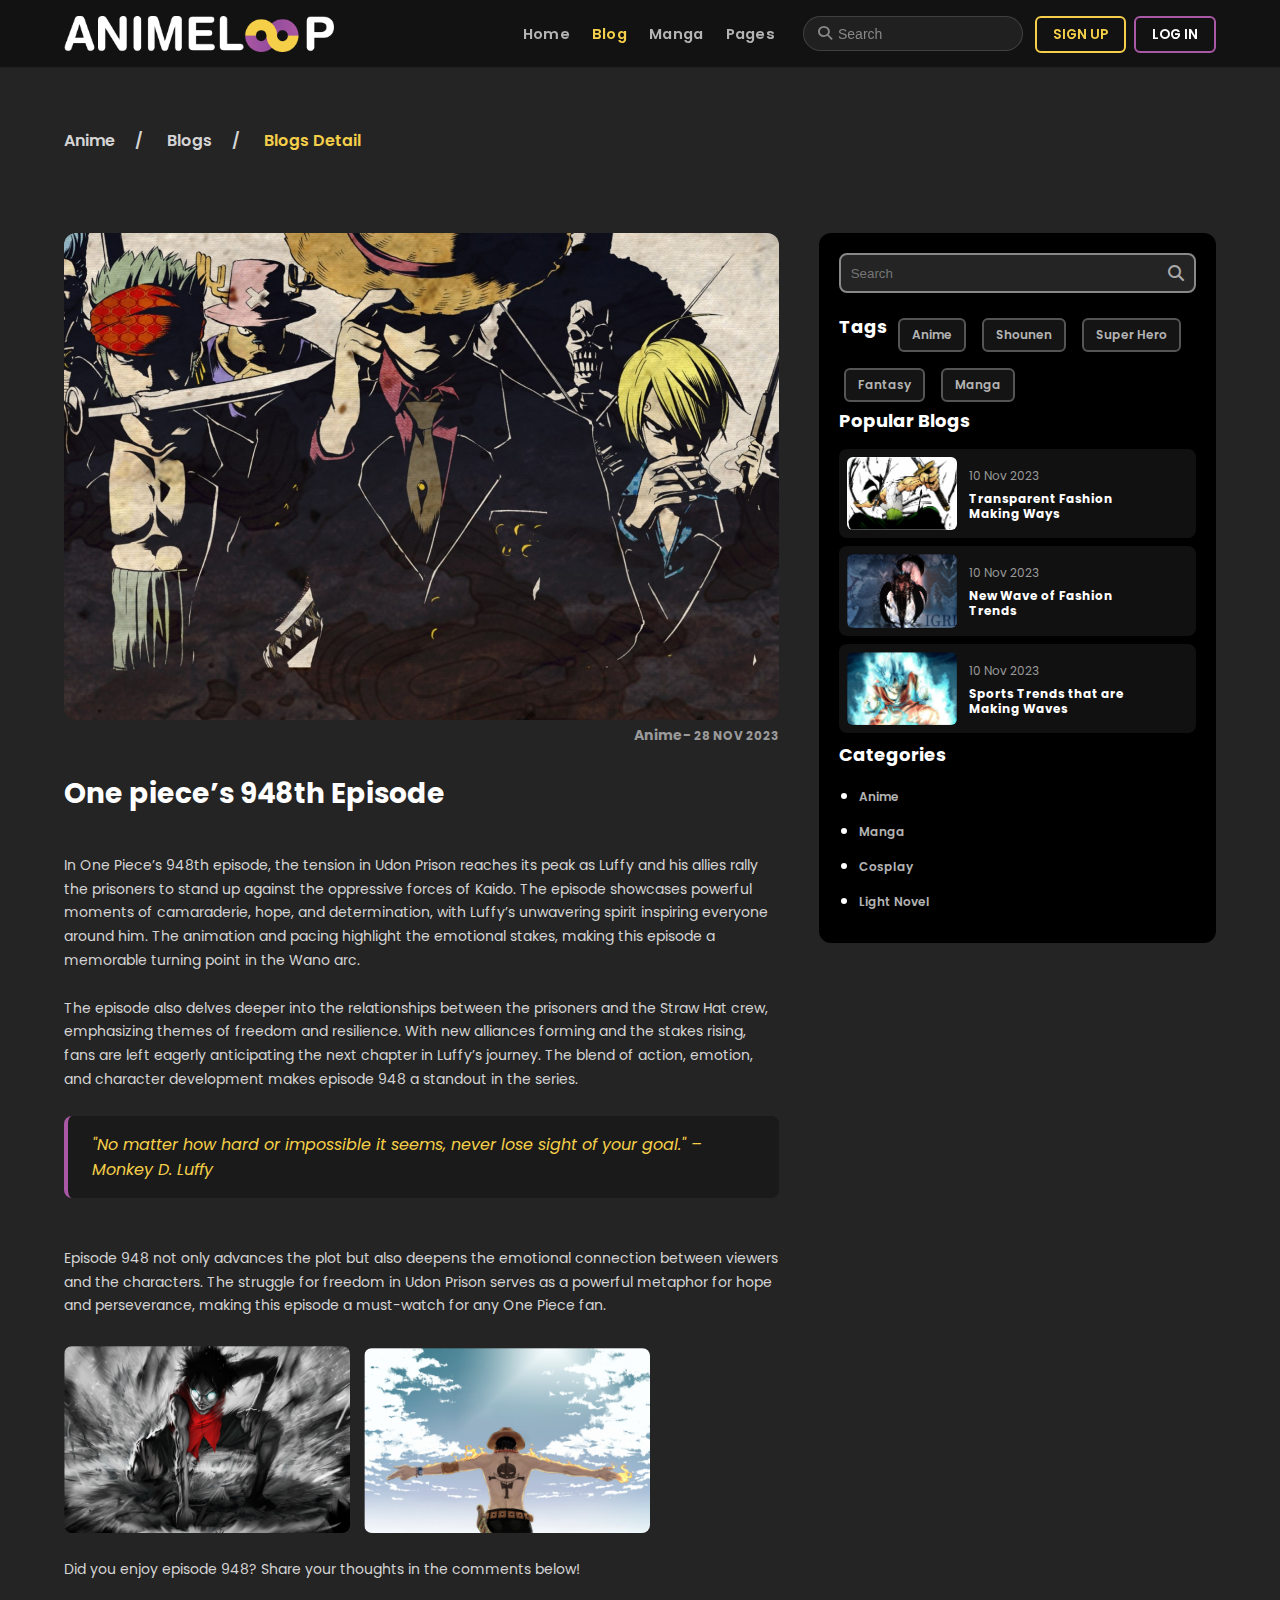
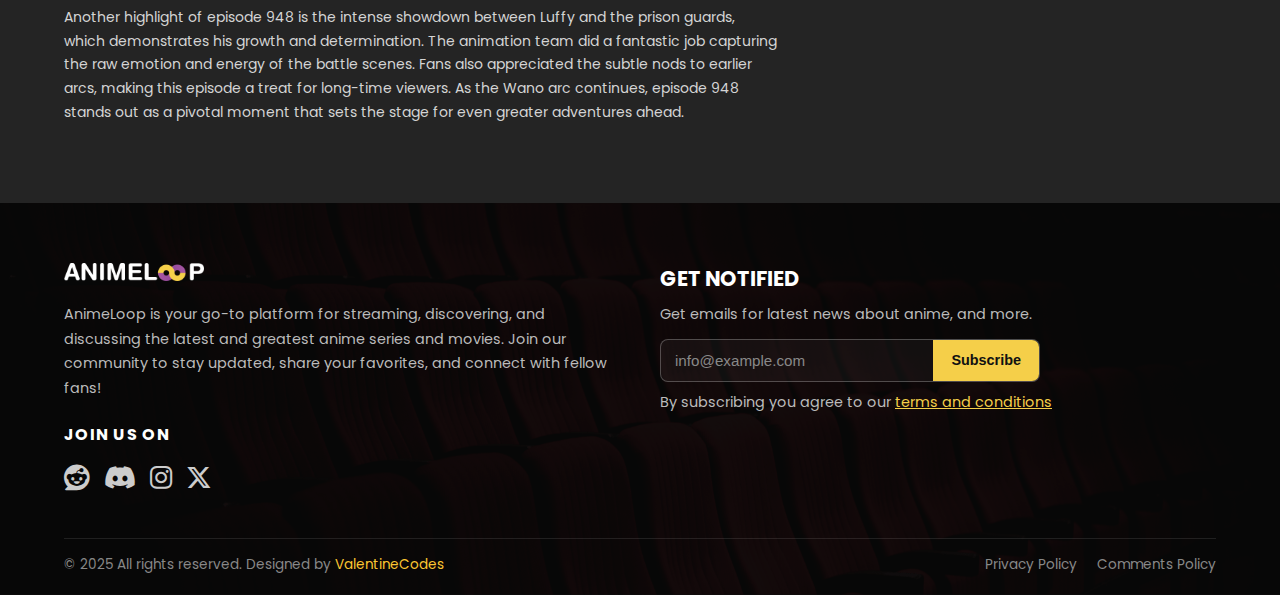
<file: blogdetail.html>
<!doctype html>
<html lang="en">
  <head>
    <meta charset="UTF-8" />
    <meta name="viewport" content="width=device-width, initial-scale=1.0" />
    <title>Anime Loop</title>
    <link rel="stylesheet" href="global.css" />
    <link rel="stylesheet" href="blogdetail.css" />
    <link
      href="https://fonts.googleapis.com/css2?family=Bebas+Neue&family=Poppins:wght@300;400;600;700&display=swap"
      rel="stylesheet"
    />

    <!-- Font Awesome -->
    <link
      rel="stylesheet"
      href="https://cdnjs.cloudflare.com/ajax/libs/font-awesome/6.5.0/css/all.min.css"
    />

    <link
      rel="icon"
      type="image/png"
      href="https://cdn-icons-png.flaticon.com/512/4712/4712100.png"
    />
  </head>
  <body>
    <nav class="navbar">
      <div class="logo">
        <a href="index.html"
          ><img src="Images/logo.png" alt="Anime Loop Logo"
        /></a>
      </div>

      <!-- Hamburger -->
      <div class="menu-toggle">
        <i class="fa-solid fa-bars"></i>
      </div>

      <!-- Collapsible Menu -->
      <div class="menu-items">
        <div class="nav-links">
          <ul>
            <li><a href="index.html" class="home">Home</a></li>
            <li><a href="blog.html" class="movie active">Blog</a></li>
            <li><a href="manga.html" class="manga">Manga</a></li>
            <li class="pages">
              <a href="#" id="pagesLink">Pages</a>
              <ul class="dropdown" id="pagesDropdown">
                <li><a href="sign.html">Sign Up</a></li>
                <li><a href="log.html">Log In</a></li>
              </ul>
            </li>
          </ul>
        </div>

        <!-- Search + Auth inside menu -->
        <div class="search-auth">
          <form action="search.html">
            <span><i class="fa-solid fa-magnifying-glass"></i></span>
            <input type="text" placeholder="Search" />
          </form>
          <ul>
            <li><a href="sign.html" class="sign-up">SIGN UP</a></li>
            <li><a href="log.html" class="log-in">LOG IN</a></li>
          </ul>
        </div>
      </div>
    </nav>

    <main>
      <div class="blog-top">
        <p>
          <a href="index.html">Anime</a>&ensp;&ensp; /
          <a href="blog.html"><span>&ensp;&ensp; Blogs</span></a
          >&ensp;&ensp; /
          <span class="active">&ensp;&ensp; Blogs Detail</span>
        </p>
      </div>

      <section class="blog-section">
        <div class="blog-container">
          <!-- Blog Grid -->
          <div class="blog-grid">
            <img
              class="blog-img"
              src="Images/blog-img-1.jpg"
              alt="Blog Image"
            />
            <div class="blog-grid-header">
              <p>Anime- <span class="date">28 NOV 2023</span></p>
            </div>
            <div class="blog-grid-text">
              <div class="blog-grid-info">
                <h3>One piece’s 948th Episode</h3>
                <br />
                <p>
                  In One Piece’s 948th episode, the tension in Udon Prison
                  reaches its peak as Luffy and his allies rally the prisoners
                  to stand up against the oppressive forces of Kaido. The
                  episode showcases powerful moments of camaraderie, hope, and
                  determination, with Luffy’s unwavering spirit inspiring
                  everyone around him. The animation and pacing highlight the
                  emotional stakes, making this episode a memorable turning
                  point in the Wano arc.

                  <br /><br />
                  The episode also delves deeper into the relationships between
                  the prisoners and the Straw Hat crew, emphasizing themes of
                  freedom and resilience. With new alliances forming and the
                  stakes rising, fans are left eagerly anticipating the next
                  chapter in Luffy’s journey. The blend of action, emotion, and
                  character development makes episode 948 a standout in the
                  series.
                </p>
                <blockquote>
                  "No matter how hard or impossible it seems, never lose sight
                  of your goal." – Monkey D. Luffy
                </blockquote>
                <br />
                <p>
                  Episode 948 not only advances the plot but also deepens the
                  emotional connection between viewers and the characters. The
                  struggle for freedom in Udon Prison serves as a powerful
                  metaphor for hope and perseverance, making this episode a
                  must-watch for any One Piece fan.
                </p>
                <div class="blog-grid-info-image">
                  <img src="Images/blog-img-2 (1).png" alt="Blog Image" />
                  <img src="Images/blog-img-3 (1).png" alt="Blog Image" />
                </div>

                <p>
                  Did you enjoy episode 948? Share your thoughts in the comments
                  below!

                  <br /><br />
                  Another highlight of episode 948 is the intense showdown
                  between Luffy and the prison guards, which demonstrates his
                  growth and determination. The animation team did a fantastic
                  job capturing the raw emotion and energy of the battle scenes.
                  Fans also appreciated the subtle nods to earlier arcs, making
                  this episode a treat for long-time viewers. As the Wano arc
                  continues, episode 948 stands out as a pivotal moment that
                  sets the stage for even greater adventures ahead.
                </p>
              </div>
            </div>
          </div>

          <!-- End Blog Grid -->

          <!-- Sidebar -->
          <aside class="sidebar">
            <!-- Search -->
            <div class="search-box">
              <input type="text" placeholder="Search" />
              <i class="fa fa-search"></i>
            </div>

            <!-- Tags -->
            <div class="tags">
              <h3>Tags</h3>
              <a href="blogdetail.html">Anime</a>
              <a href="blogdetail-2.html">Shounen</a>
              <a href="blogdetail.html">Super Hero</a>
              <a href="blogdetail.html">Fantasy</a>
              <a href="manga.html">Manga</a>
              <!-- <a href="#">Action</a>
              <a href="#">Thriller</a> -->
            </div>

            <!-- Popular -->
            <div class="popular">
              <h3>Popular Blogs</h3>

              <div class="popular-item">
                <a href="blogdetail.html">
                  <div class="item-thumb">
                    <img src="Images/blog-img-4.jpg" alt="popular blog" />
                  </div>
                  <div class="item-content">
                    <p class="popular-date">10 Nov 2023</p>
                    <p class="popular-title">
                      Transparent Fashion <br />
                      Making Ways
                    </p>
                  </div>
                </a>
              </div>

              <div class="popular-item">
                <a href="blogdetail.html">
                  <div class="item-thumb">
                    <img src="Images/blog-img-5.png" alt="popular blog" />
                  </div>
                  <div class="item-content">
                    <p class="popular-date">10 Nov 2023</p>
                    <p class="popular-title">
                      New Wave of Fashion
                      <br />
                      Trends
                    </p>
                  </div>
                </a>
              </div>

              <div class="popular-item">
                <a href="blogdetail.html">
                  <div class="item-thumb">
                    <img src="Images/blog-img-6.png" alt="popular blog" />
                  </div>
                  <div class="item-content">
                    <p class="popular-date">10 Nov 2023</p>
                    <p class="popular-title">
                      Sports Trends that are <br />
                      Making Waves
                    </p>
                  </div>
                </a>
              </div>
            </div>
            <!-- Categories -->
            <div class="categories">
              <h3>Categories</h3>
              <ul>
                <li><a href="#">Anime</a></li>
                <li><a href="#">Manga</a></li>
                <li><a href="#">Cosplay</a></li>
                <li><a href="#">Light Novel</a></li>
              </ul>
            </div>
          </aside>
        </div>
      </section>
    </main>

    <footer class="footer">
      <div class="footer-content">
        <!-- Left section -->
        <div class="footer-left">
          <a href="index.html" class="footer-logo"
            ><img src="Images/logo.png" alt="AnimeLoop Logo"
          /></a>
          <p class="footer-desc">
            AnimeLoop is your go-to platform for streaming, discovering, and
            discussing the latest and greatest anime series and movies. Join our
            community to stay updated, share your favorites, and connect with
            fellow fans!
          </p>

          <div class="footer-social">
            <h3>JOIN US ON</h3>
            <div class="social-icons">
              <a href="#"><i class="fa-brands fa-reddit"></i></a>
              <a href="#"><i class="fa-brands fa-discord"></i></a>
              <a href="#"><i class="fa-brands fa-instagram"></i></a>
              <a href="#"><i class="fa-brands fa-x-twitter"></i></a>
            </div>
          </div>
        </div>

        <!-- Right section -->
        <div class="footer-right">
          <h3>GET NOTIFIED</h3>
          <p>Get emails for latest news about anime, and more.</p>
          <form class="subscribe-form">
            <input type="email" placeholder="info@example.com" required />
            <button type="submit">Subscribe</button>
          </form>
          <p class="terms">
            By subscribing you agree to our <a href="#">terms and conditions</a>
          </p>
        </div>
      </div>

      <!-- Bottom bar -->
      <div class="footer-bottom">
        <p>
          © 2025 All rights reserved. Designed by
          <a
            href="https://valentine-azolibe.vercel.app"
            target="_blank"
            style="color: #fbc531; text-decoration: none"
            >ValentineCodes</a
          >
        </p>
        <div class="footer-links">
          <a href="#">Privacy Policy</a>
          <a href="#">Comments Policy</a>
        </div>
      </div>
    </footer>

    <!-- Back to Top Button -->
    <button id="backToTop" title="Go to top">
      <i class="fa-solid fa-angles-up"></i>
    </button>

    <script src="global.js"></script>
    <script src="blogdetail.js"></script>
  </body>
</html>
</file>
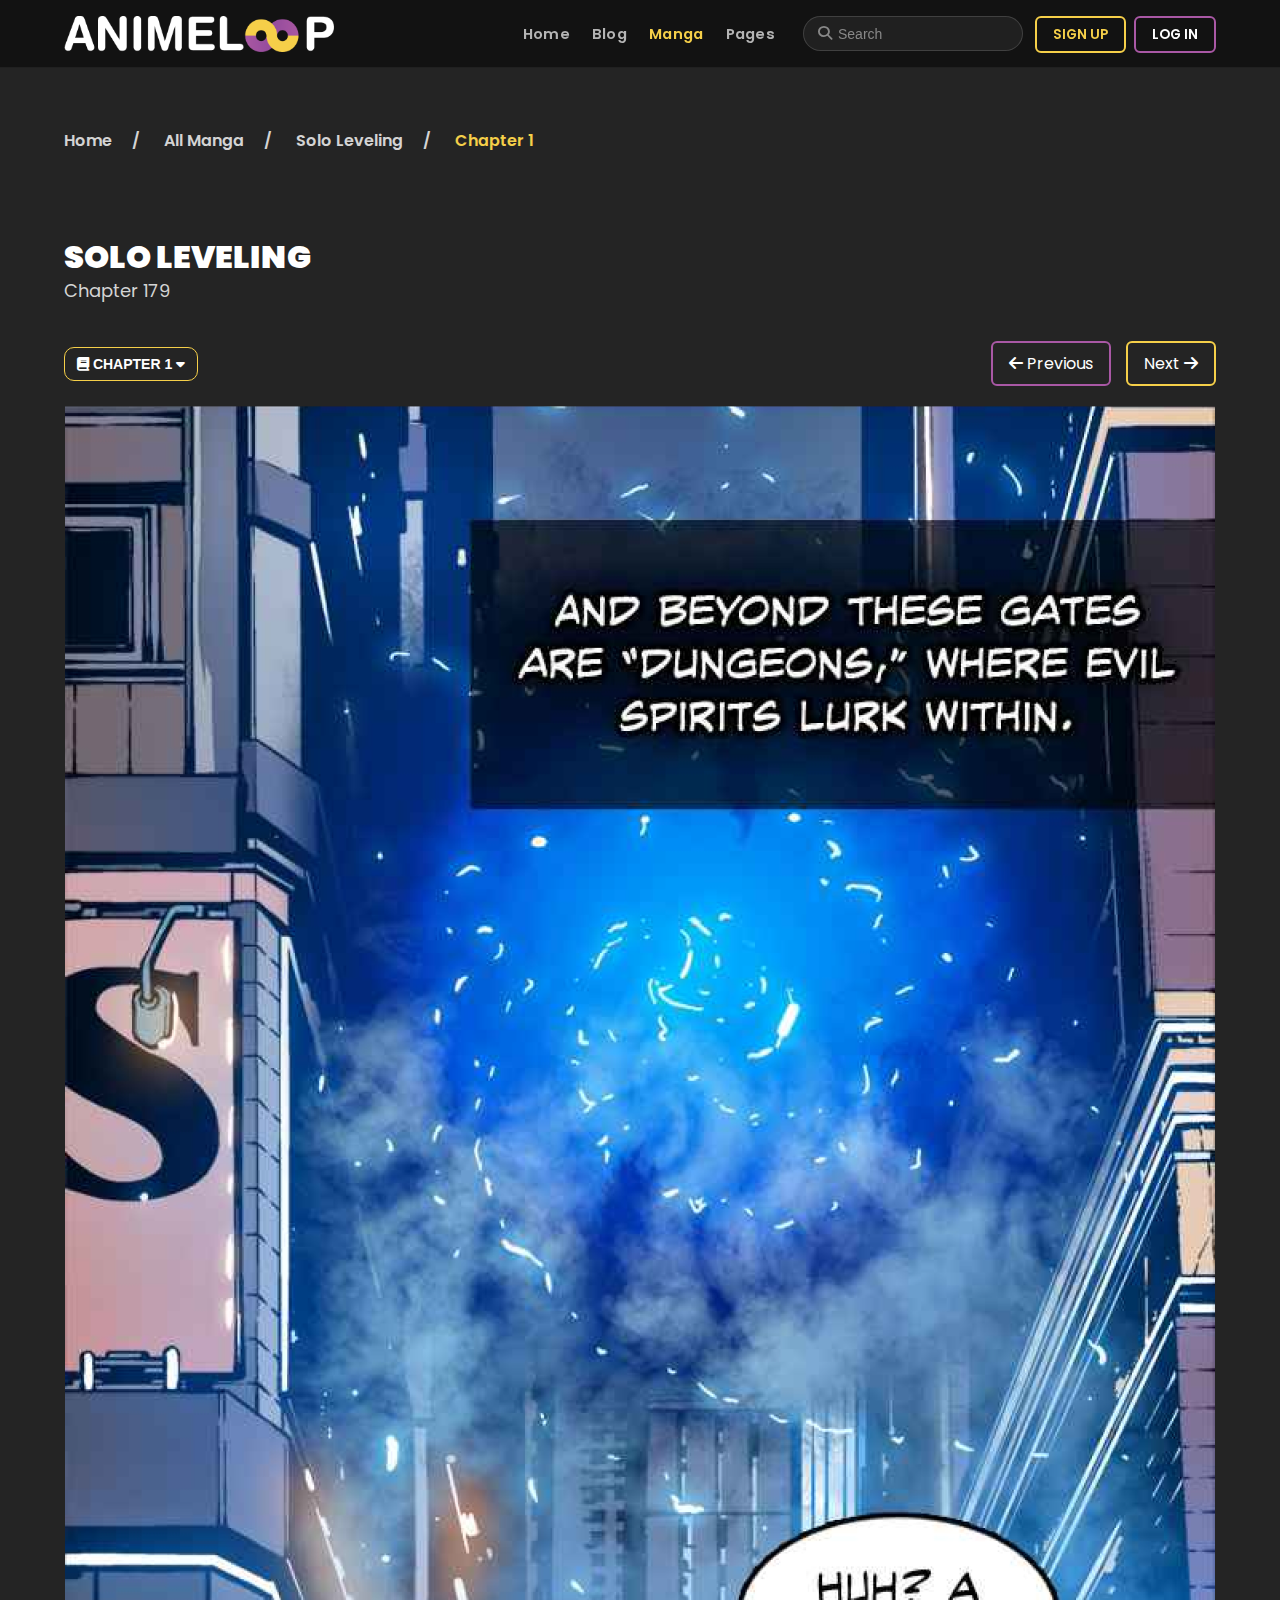
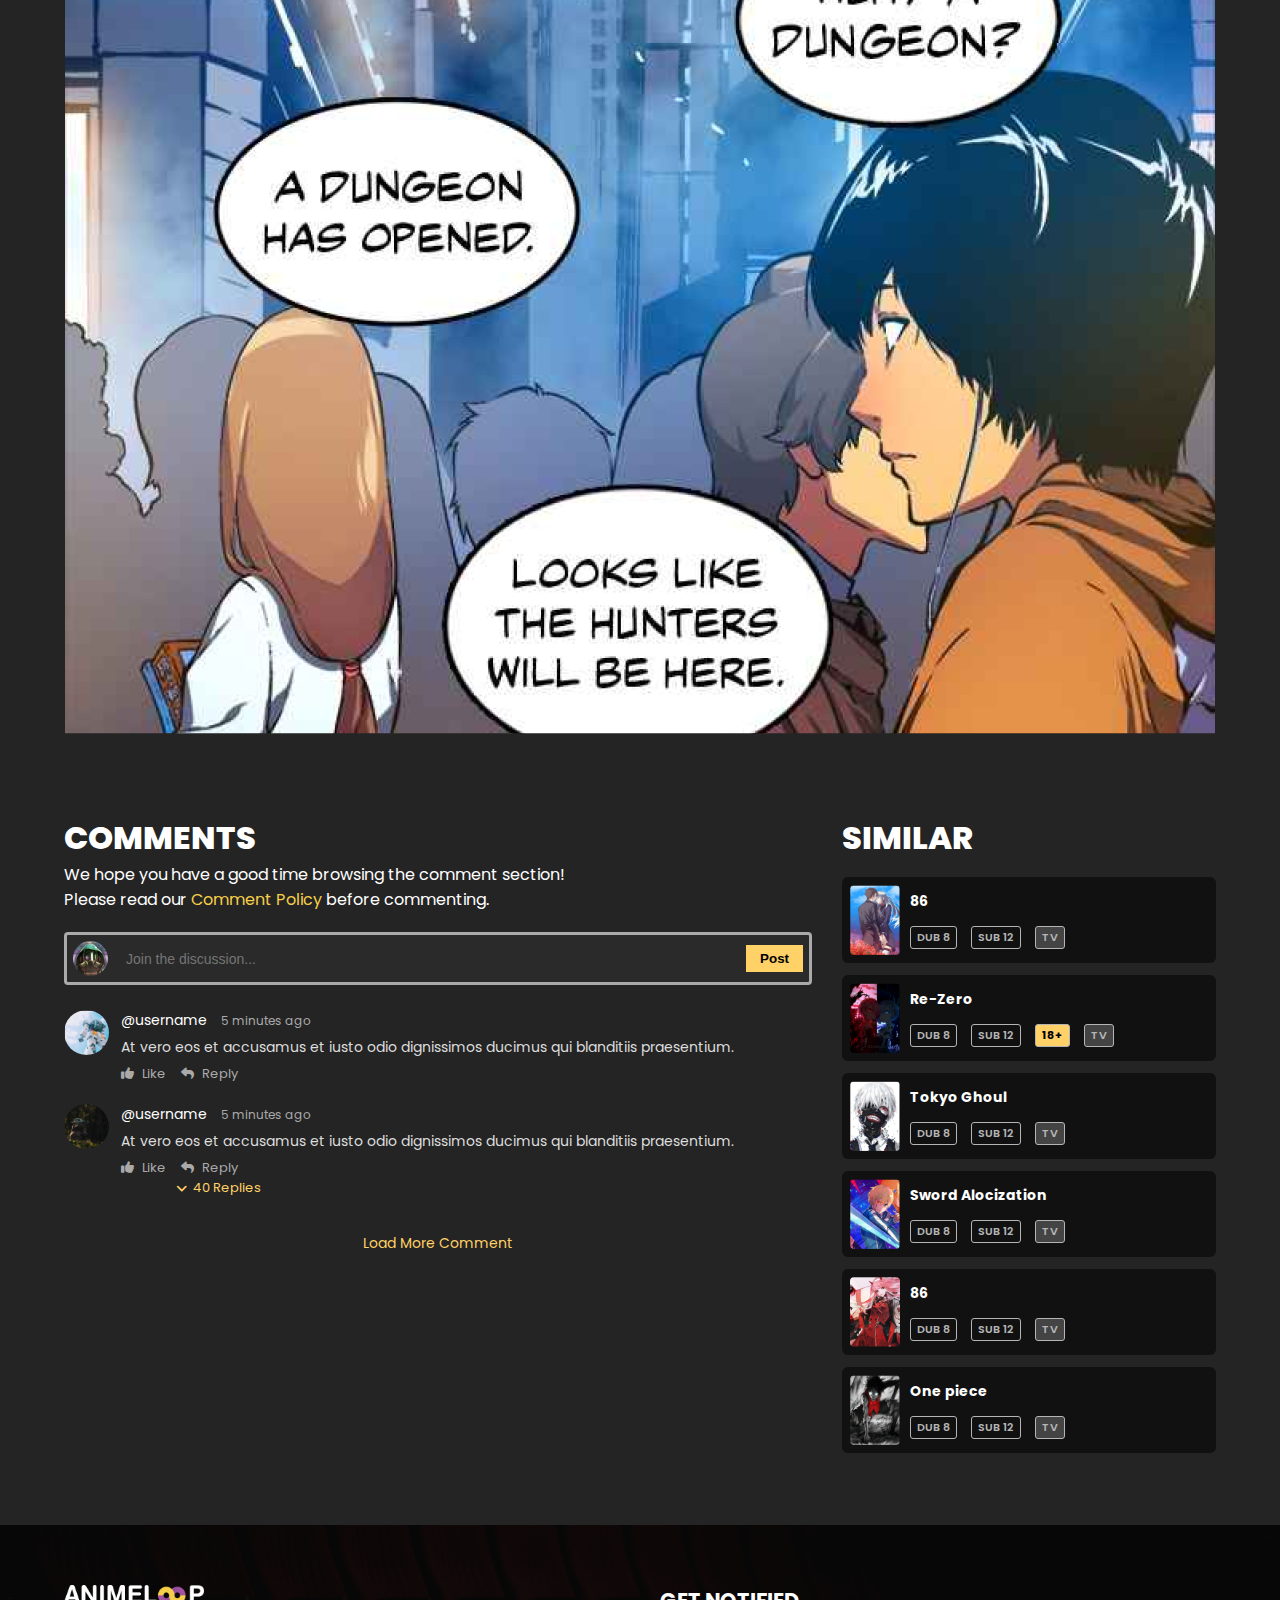
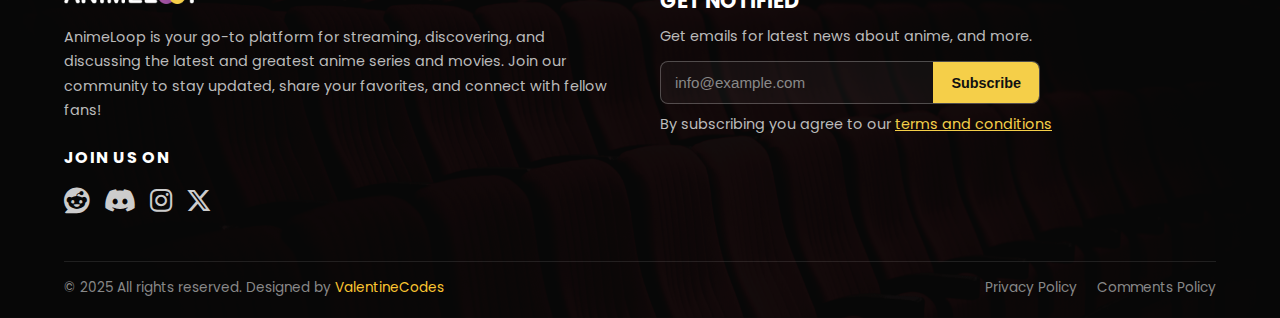
<file: chapter1.html>
<!doctype html>
<html lang="en">
  <head>
    <meta charset="UTF-8" />
    <meta name="viewport" content="width=device-width, initial-scale=1.0" />
    <title>Anime Loop</title>
    <link rel="stylesheet" href="global.css" />
    <link rel="stylesheet" href="chapter1.css" />
    <link
      href="https://fonts.googleapis.com/css2?family=Bebas+Neue&family=Poppins:wght@300;400;600;700&display=swap"
      rel="stylesheet"
    />

    <!-- Font Awesome -->
    <link
      rel="stylesheet"
      href="https://cdnjs.cloudflare.com/ajax/libs/font-awesome/6.5.0/css/all.min.css"
    />

    <link
      rel="icon"
      type="image/png"
      href="https://cdn-icons-png.flaticon.com/512/4712/4712100.png"
    />
  </head>
  <body>
    <nav class="navbar">
      <div class="logo">
        <a href="index.html"
          ><img src="Images/logo.png" alt="Anime Loop Logo"
        /></a>
      </div>

      <!-- Hamburger -->
      <div class="menu-toggle">
        <i class="fa-solid fa-bars"></i>
      </div>

      <!-- Collapsible Menu -->
      <div class="menu-items">
        <div class="nav-links">
          <ul>
            <li><a href="index.html" class="home">Home</a></li>
            <li><a href="blog.html" class="movie">Blog</a></li>
            <li><a href="manga.html" class="manga active">Manga</a></li>
            <li class="pages">
              <a href="#" id="pagesLink">Pages</a>
              <ul class="dropdown" id="pagesDropdown">
                <li><a href="sign.html">Sign Up</a></li>
                <li><a href="log.html">Log In</a></li>
              </ul>
            </li>
          </ul>
        </div>

        <!-- Search + Auth inside menu -->
        <div class="search-auth">
          <form action="search.html">
            <span><i class="fa-solid fa-magnifying-glass"></i></span>
            <input type="text" placeholder="Search" />
          </form>
          <ul>
            <li><a href="sign.html" class="sign-up">SIGN UP</a></li>
            <li><a href="log.html" class="log-in">LOG IN</a></li>
          </ul>
        </div>
      </div>
    </nav>

    <main>
      <div class="blog-top">
        <p>
          <a href="index.html">Home</a>&ensp;&ensp; /
          <a href="manga.html"><span>&ensp;&ensp; All Manga</span></a
          >&ensp;&ensp; /
          <a href="mangadetail.html"><span>&ensp;&ensp; Solo Leveling</span></a
          >&ensp;&ensp; /
          <span class="active">&ensp;&ensp; Chapter 1</span>
        </p>
      </div>

      <section class="chapter-title">
        <h3>SOLO LEVELING</h3>
        <p>Chapter 179</p>
      </section>

      <div
        class="top-bar"
        aria-label="Header with chapter dropdown and navigation buttons"
      >
        <!-- Chapter dropdown -->
        <div class="chapter-dropdown" id="chapterDropdown">
          <button
            class="chapter-pill"
            id="chapterBtn"
            aria-haspopup="true"
            aria-expanded="false"
          >
            <i class="fa-solid fa-book"></i> CHAPTER 1
            <i class="fa-solid fa-caret-down"></i>
          </button>

          <div
            class="dropdown-menu"
            id="dropdownMenu"
            role="menu"
            aria-label="Chapter list"
          >
            <div class="dropdown-item" role="menuitem" data-chapter="chapter1">
              <i class="fa-solid fa-book-open"></i> Chapter 1
            </div>
            <div class="dropdown-item" role="menuitem" data-chapter="chapter2">
              <i class="fa-solid fa-book-open"></i> Chapter 2
            </div>
            <div class="dropdown-item" role="menuitem" data-chapter="chapter3">
              <i class="fa-solid fa-book-open"></i> Chapter 3
            </div>
            <div class="dropdown-item" role="menuitem" data-chapter="chapter4">
              <i class="fa-solid fa-book-open"></i> Chapter 4
            </div>
            <div class="dropdown-item" role="menuitem" data-chapter="chapter5">
              <i class="fa-solid fa-book-open"></i> Chapter 5
            </div>
          </div>
        </div>

        <!-- Right navigation -->
        <div class="nav-buttons" aria-label="Chapter navigation">
          <a href="#" class="prevBtn" id="prevBtn" title="Previous chapter"
            ><i class="fa-solid fa-arrow-left"></i> Previous</a
          >
          <a href="#" class="nextBtn" id="nextBtn" title="Next chapter"
            >Next <i class="fa-solid fa-arrow-right"></i
          ></a>
        </div>
      </div>

      <section class="content" aria-label="Content area">
        <img src="Images/image-1.png" alt="Content image" />
      </section>

      <div class="container">
        <!-- COMMENTS -->
        <div class="comments-section">
          <h3>COMMENTS</h3>
          <p class="note">
            We hope you have a good time browsing the comment section!<br />
            Please read our
            <span style="color: #f5cf49">Comment Policy</span> before
            commenting.
          </p>

          <!-- Add Comment Box -->
          <div class="comment-box">
            <img src="Images/comment-img.png" alt="User" />
            <input type="text" placeholder="Join the discussion..." />
            <button>Post</button>
          </div>

          <!-- Comment -->
          <div class="comment">
            <img src="Images/comment-img-2.png" alt="User" />
            <div class="comment-body">
              <div class="comment-header">
                @username <span>5 minutes ago</span>
              </div>
              <div class="comment-text">
                At vero eos et accusamus et iusto odio dignissimos ducimus qui
                blanditiis praesentium.
              </div>
              <div class="comment-actions">
                <div><i class="fa-solid fa-thumbs-up"></i> Like</div>
                <div><i class="fa-solid fa-reply"></i> Reply</div>
              </div>
            </div>
          </div>

          <!-- Comment with replies -->
          <div class="comment">
            <img src="Images/comment-img-3.png" alt="User" />
            <div class="comment-body">
              <div class="comment-header">
                @username <span>5 minutes ago</span>
              </div>
              <div class="comment-text">
                At vero eos et accusamus et iusto odio dignissimos ducimus qui
                blanditiis praesentium.
              </div>
              <div class="comment-actions">
                <div><i class="fa-solid fa-thumbs-up"></i> Like</div>
                <div><i class="fa-solid fa-reply"></i> Reply</div>
              </div>

              <!-- Toggle Replies -->
              <div class="view-replies">
                <i class="fa-solid fa-angle-down"></i> 40 Replies
              </div>
              <div class="replies">
                <div class="comment">
                  <img src="Images/comment-img-sm-2.png" alt="User" />
                  <div class="comment-body">
                    <div class="comment-header">
                      @username <span>3 minutes ago</span>
                    </div>
                    <div class="comment-text">
                      Nested reply example content goes here.
                    </div>
                    <div class="comment-actions">
                      <div><i class="fa-solid fa-thumbs-up"></i> Like</div>
                      <div><i class="fa-solid fa-reply"></i> Reply</div>
                    </div>
                  </div>
                </div>
              </div>
            </div>
          </div>

          <!-- Load more button -->
          <div class="load-more">Load More Comment</div>
        </div>

        <!-- SIMILAR -->
        <div class="similar">
          <h3>SIMILAR</h3>

          <div class="similar-item">
            <img src="Images/anime-img-7.png" alt="Anime" />
            <div class="similar-info">
              <h4>86</h4>
              <div class="tags">
                <span class="tag">DUB 8</span>
                <span class="tag">SUB 12</span>
                <span class="tag tv">TV</span>
              </div>
            </div>
          </div>

          <div class="similar-item">
            <img src="Images/anime-img-8.png" alt="Anime" />
            <div class="similar-info">
              <h4>Re-Zero</h4>
              <div class="tags">
                <span class="tag">DUB 8</span>
                <span class="tag">SUB 12</span>
                <span class="tag yellow">18+</span>
                <span class="tag tv">TV</span>
              </div>
            </div>
          </div>

          <!-- Add more anime items as needed -->
          <div class="similar-item">
            <img src="Images/anime-img-9.png" alt="Anime" />
            <div class="similar-info">
              <h4>Tokyo Ghoul</h4>
              <div class="tags">
                <span class="tag">DUB 8</span>
                <span class="tag">SUB 12</span>
                <span class="tag tv">TV</span>
              </div>
            </div>
          </div>

          <div class="similar-item">
            <img src="Images/anime-img-11.png" alt="Anime" />
            <div class="similar-info">
              <h4>Sword Alocization</h4>
              <div class="tags">
                <span class="tag">DUB 8</span>
                <span class="tag">SUB 12</span>
                <span class="tag tv">TV</span>
              </div>
            </div>
          </div>

          <div class="similar-item">
            <img src="Images/anime-img-1.png" alt="Anime" />
            <div class="similar-info">
              <h4>86</h4>
              <div class="tags">
                <span class="tag">DUB 8</span>
                <span class="tag">SUB 12</span>
                <span class="tag tv">TV</span>
              </div>
            </div>
          </div>

          <div class="similar-item">
            <img src="Images/anime-img-12.png" alt="Anime" />
            <div class="similar-info">
              <h4>One piece</h4>
              <div class="tags">
                <span class="tag">DUB 8</span>
                <span class="tag">SUB 12</span>
                <span class="tag tv">TV</span>
              </div>
            </div>
          </div>
        </div>
      </div>
    </main>

    <footer class="footer">
      <div class="footer-content">
        <!-- Left section -->
        <div class="footer-left">
          <a href="index.html" class="footer-logo"
            ><img src="Images/logo.png" alt="AnimeLoop Logo"
          /></a>
          <p class="footer-desc">
            AnimeLoop is your go-to platform for streaming, discovering, and
            discussing the latest and greatest anime series and movies. Join our
            community to stay updated, share your favorites, and connect with
            fellow fans!
          </p>

          <div class="footer-social">
            <h3>JOIN US ON</h3>
            <div class="social-icons">
              <a href="#"><i class="fa-brands fa-reddit"></i></a>
              <a href="#"><i class="fa-brands fa-discord"></i></a>
              <a href="#"><i class="fa-brands fa-instagram"></i></a>
              <a href="#"><i class="fa-brands fa-x-twitter"></i></a>
            </div>
          </div>
        </div>

        <!-- Right section -->
        <div class="footer-right">
          <h3>GET NOTIFIED</h3>
          <p>Get emails for latest news about anime, and more.</p>
          <form class="subscribe-form">
            <input type="email" placeholder="info@example.com" required />
            <button type="submit">Subscribe</button>
          </form>
          <p class="terms">
            By subscribing you agree to our <a href="#">terms and conditions</a>
          </p>
        </div>
      </div>

      <!-- Bottom bar -->
      <div class="footer-bottom">
        <p>
          © 2025 All rights reserved. Designed by
          <a
            href="https://valentine-azolibe.vercel.app"
            target="_blank"
            style="color: #fbc531; text-decoration: none"
            >ValentineCodes</a
          >
        </p>
        <div class="footer-links">
          <a href="#">Privacy Policy</a>
          <a href="#">Comments Policy</a>
        </div>
      </div>
    </footer>

    <!-- Back to Top Button -->
    <button id="backToTop" title="Go to top">
      <i class="fa-solid fa-angles-up"></i>
    </button>

    <script src="global.js"></script>
    <script src="chapter1.js"></script>
  </body>
</html>
</file>
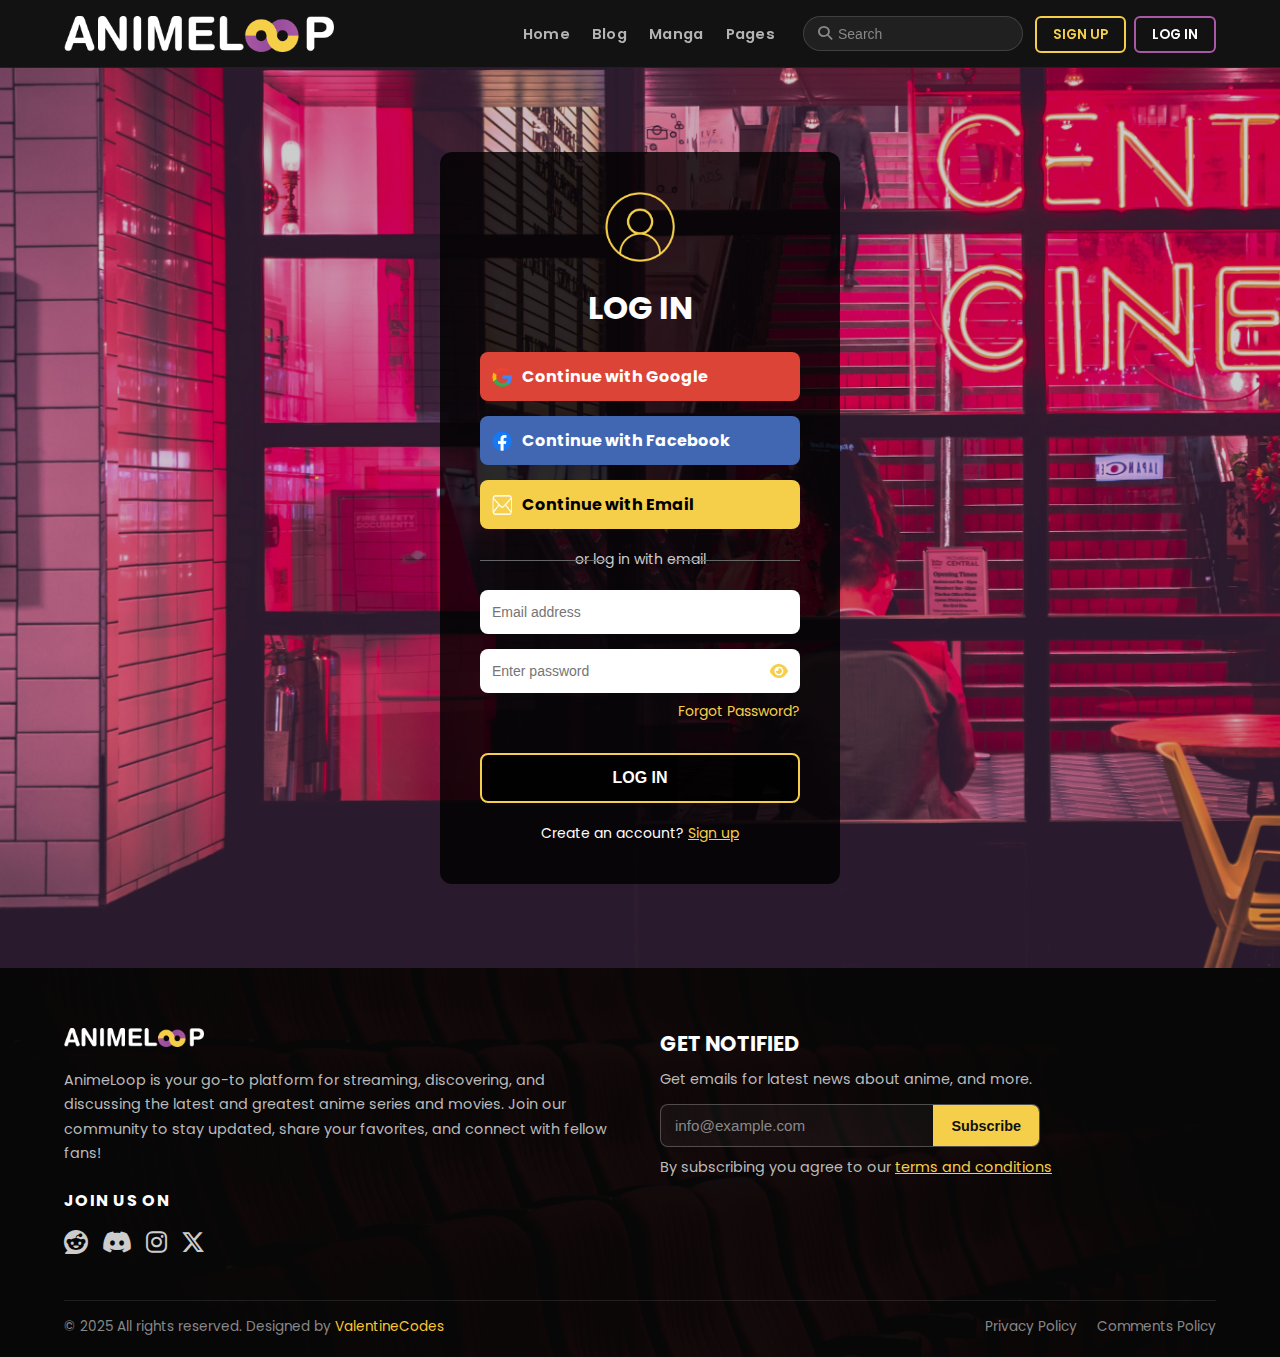
<file: log.html>
<!doctype html>
<html lang="en">
  <head>
    <meta charset="UTF-8" />
    <meta name="viewport" content="width=device-width, initial-scale=1.0" />
    <title>Anime Loop</title>
    <link rel="stylesheet" href="global.css" />
    <link rel="stylesheet" href="log.css" />
    <link
      href="https://fonts.googleapis.com/css2?family=Bebas+Neue&family=Poppins:wght@300;400;600;700&display=swap"
      rel="stylesheet"
    />

    <!-- Font Awesome -->
    <link
      rel="stylesheet"
      href="https://cdnjs.cloudflare.com/ajax/libs/font-awesome/6.5.0/css/all.min.css"
    />

    <link
      rel="icon"
      type="image/png"
      href="https://cdn-icons-png.flaticon.com/512/4712/4712100.png"
    />
  </head>
  <body>
    <!-- Loading Screen -->
    <div id="loader">
      <div class="spinner"></div>
      <img src="Images/Anime-loop-preloader-white.gif" alt="Loading Image" />
    </div>

    <!-- Main Content -->
    <div id="content" style="display: none">
      <nav class="navbar">
        <div class="logo">
          <a href="index.html"
            ><img src="Images/logo.png" alt="Anime Loop Logo"
          /></a>
        </div>

        <!-- Hamburger -->
        <div class="menu-toggle">
          <i class="fa-solid fa-bars"></i>
        </div>

        <!-- Collapsible Menu -->
        <div class="menu-items">
          <div class="nav-links">
            <ul>
              <li><a href="index.html" class="home">Home</a></li>
              <li><a href="blog.html" class="movie">Blog</a></li>
              <li><a href="manga.html" class="manga">Manga</a></li>
              <li class="pages">
                <a href="#" id="pagesLink">Pages</a>
                <ul class="dropdown" id="pagesDropdown">
                  <li><a href="sign.html">Sign Up</a></li>
                  <li><a href="log.html">Log In</a></li>
                </ul>
              </li>
            </ul>
          </div>

          <!-- Search + Auth inside menu -->
          <div class="search-auth">
            <form action="search.html">
              <span><i class="fa-solid fa-magnifying-glass"></i></span>
              <input type="text" placeholder="Search" />
            </form>
            <ul>
              <li><a href="sign.html" class="sign-up">SIGN UP</a></li>
              <li><a href="log.html" class="log-in">LOG IN</a></li>
            </ul>
          </div>
        </div>
      </nav>
      <main>
        <section class="login-container">
          <img src="Images/user.png" alt="User Image" class="user-img" />
          <h1>LOG IN</h1>

          <!-- Social Logins -->
          <div class="social-login">
            <div class="social-btn google">
              <a href="#">
                <img src="Images/google.png" alt="Google Icon" />
                <p>Continue with Google</p>
              </a>
            </div>

            <div class="social-btn facebook">
              <a href="#">
                <img src="Images/facebook-icon.png" alt="Facebook Icon" />
                <p>Continue with Facebook</p>
              </a>
            </div>

            <div class="social-btn email">
              <a href="#">
                <img src="Images/email-icon.png" alt="Email Icon" />
                <p>Continue with Email</p>
              </a>
            </div>
          </div>

          <p class="divider">or log in with email</p>

          <!-- Regular Login Form -->
          <form action="" class="login-form">
            <div class="input-group">
              <input type="email" placeholder="Email address" required />
            </div>

            <div class="input-group">
              <input
                type="password"
                placeholder="Enter password"
                id="login-password"
                required
              />
              <span
                class="toggle-password"
                onclick="togglePassword('login-password', this)"
              >
                <i class="fa-solid fa-eye"></i>
              </span>
            </div>

            <!-- Forgot Password -->
            <div class="forgot-password">
              <a href="forgot-password.html">Forgot Password?</a>
            </div>

            <button type="submit">LOG IN</button>
          </form>

          <p class="incase">
            Create an account? <a href="sign.html">Sign up</a>
          </p>
        </section>
      </main>

      <footer class="footer">
        <div class="footer-content">
          <!-- Left section -->
          <div class="footer-left">
            <a href="index.html" class="footer-logo"
              ><img src="Images/logo.png" alt="AnimeLoop Logo"
            /></a>
            <p class="footer-desc">
              AnimeLoop is your go-to platform for streaming, discovering, and
              discussing the latest and greatest anime series and movies. Join
              our community to stay updated, share your favorites, and connect
              with fellow fans!
            </p>

            <div class="footer-social">
              <h3>JOIN US ON</h3>
              <div class="social-icons">
                <a href="#"><i class="fa-brands fa-reddit"></i></a>
                <a href="#"><i class="fa-brands fa-discord"></i></a>
                <a href="#"><i class="fa-brands fa-instagram"></i></a>
                <a href="#"><i class="fa-brands fa-x-twitter"></i></a>
              </div>
            </div>
          </div>

          <!-- Right section -->
          <div class="footer-right">
            <h3>GET NOTIFIED</h3>
            <p>Get emails for latest news about anime, and more.</p>
            <form class="subscribe-form">
              <input type="email" placeholder="info@example.com" required />
              <button type="submit">Subscribe</button>
            </form>
            <p class="terms">
              By subscribing you agree to our
              <a href="#">terms and conditions</a>
            </p>
          </div>
        </div>

        <!-- Bottom bar -->
        <div class="footer-bottom">
          <p>
            © 2025 All rights reserved. Designed by
            <a
              href="https://valentine-azolibe.vercel.app"
              target="_blank"
              style="color: #fbc531; text-decoration: none"
              >ValentineCodes</a
            >
          </p>
          <div class="footer-links">
            <a href="#">Privacy Policy</a>
            <a href="#">Comments Policy</a>
          </div>
        </div>
      </footer>
    </div>

    <script src="global.js"></script>
    <script src="log.js"></script>
  </body>
</html>
</file>
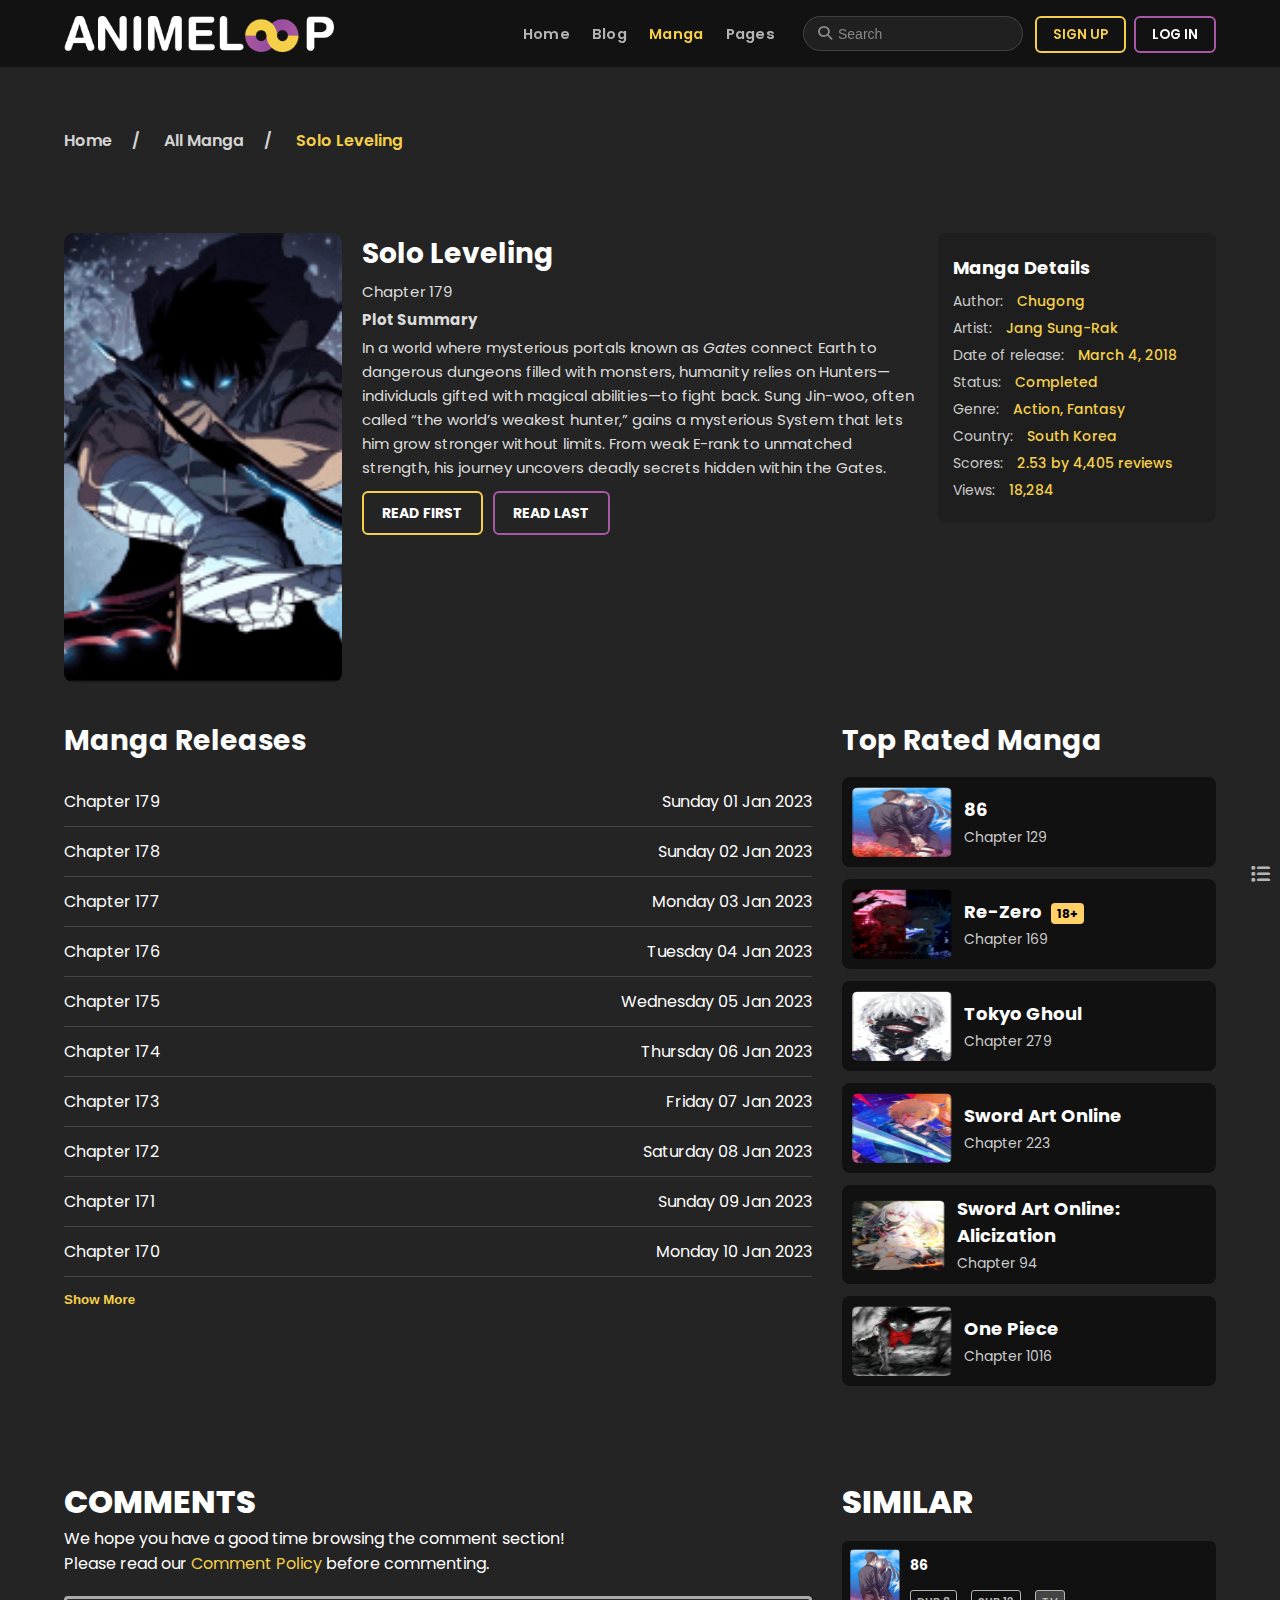
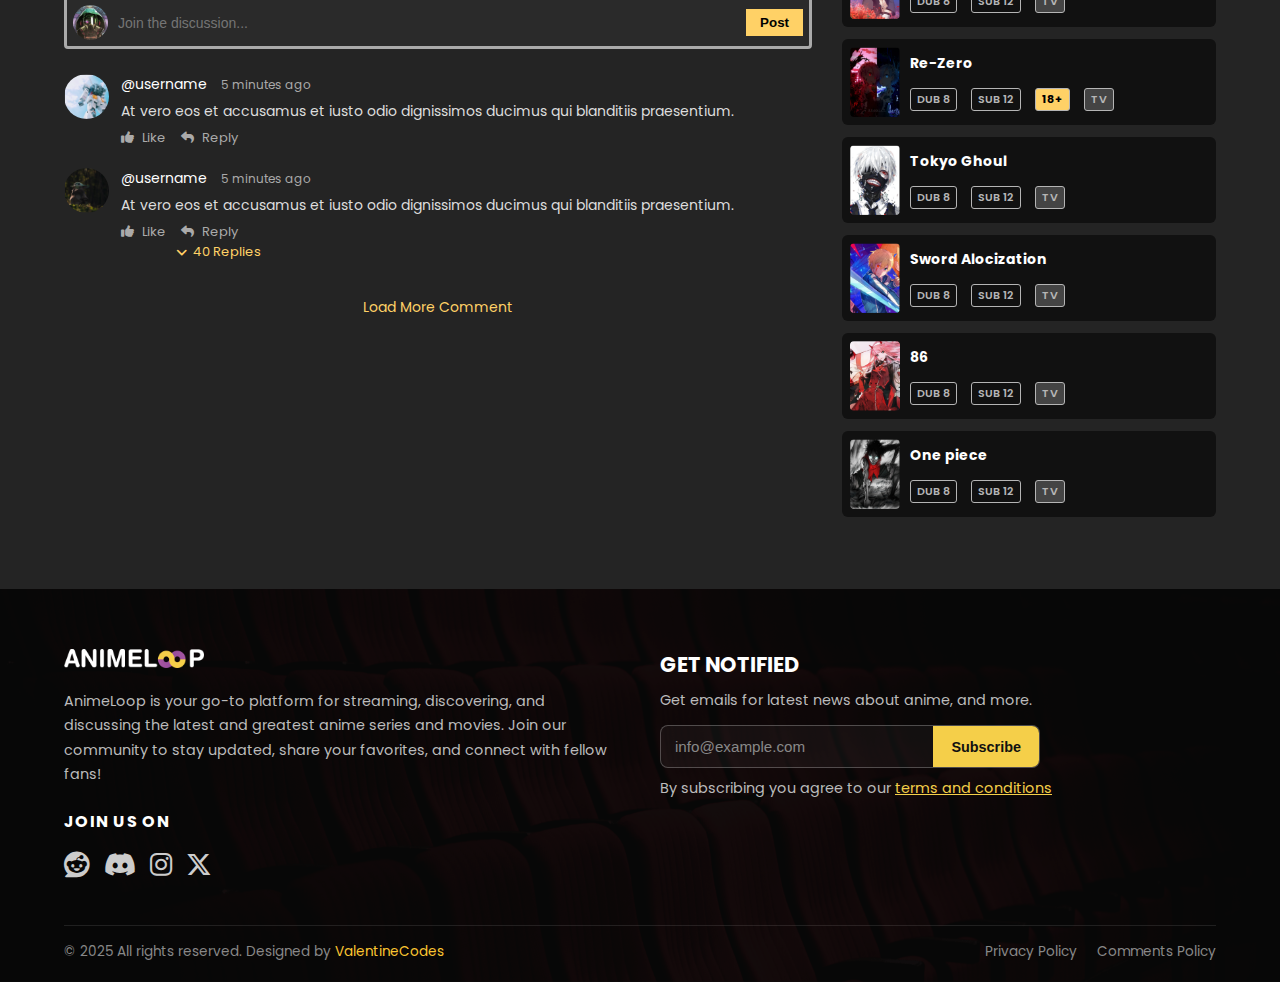
<file: mangadetail.html>
<!doctype html>
<html lang="en">
  <head>
    <meta charset="UTF-8" />
    <meta name="viewport" content="width=device-width, initial-scale=1.0" />
    <title>Anime Loop</title>
    <link rel="stylesheet" href="global.css" />
    <link rel="stylesheet" href="mangadetail.css" />
    <link
      href="https://fonts.googleapis.com/css2?family=Bebas+Neue&family=Poppins:wght@300;400;600;700&display=swap"
      rel="stylesheet"
    />

    <!-- Font Awesome -->
    <link
      rel="stylesheet"
      href="https://cdnjs.cloudflare.com/ajax/libs/font-awesome/6.5.0/css/all.min.css"
    />

    <link
      rel="icon"
      type="image/png"
      href="https://cdn-icons-png.flaticon.com/512/4712/4712100.png"
    />
  </head>
  <body>
    <nav class="navbar">
      <div class="logo">
        <a href="index.html"
          ><img src="Images/logo.png" alt="Anime Loop Logo"
        /></a>
      </div>

      <!-- Hamburger -->
      <div class="menu-toggle">
        <i class="fa-solid fa-bars"></i>
      </div>

      <!-- Collapsible Menu -->
      <div class="menu-items">
        <div class="nav-links">
          <ul>
            <li><a href="index.html" class="home">Home</a></li>
            <li><a href="blog.html" class="movie">Blog</a></li>
            <li><a href="manga.html" class="manga active">Manga</a></li>
            <li><a href="#" class="pages">Pages</a></li>
          </ul>
        </div>

        <!-- Search + Auth inside menu -->
        <div class="search-auth">
          <form action="search.html">
            <span><i class="fa-solid fa-magnifying-glass"></i></span>
            <input type="text" placeholder="Search" />
          </form>
          <ul>
            <li><a href="sign.html" class="sign-up">SIGN UP</a></li>
            <li><a href="log.html" class="log-in">LOG IN</a></li>
          </ul>
        </div>
      </div>
    </nav>

    <main>
      <div class="blog-top">
        <p>
          <a href="index.html">Home</a>&ensp;&ensp; /
          <a href="manga.html"><span>&ensp;&ensp; All Manga</span></a
          >&ensp;&ensp; /
          <span class="active">&ensp;&ensp; Solo Leveling</span>
        </p>
      </div>

      <section class="summary-section">
        <div>
          <img src="Images/manga-img-1.png" alt="Manga detail image" />
        </div>
        <div class="summary">
          <h3>Solo Leveling</h3>

          <div class="chapter-row">
            <p>Chapter 179</p>
            <span class="menu">
              <i class="fa-solid fa-list menu-icon"></i>
              <span class="dropdown">
                <a href="mangadetail.html"
                  ><i class="fa-regular fa-clock"></i> Watch Later</a
                >
                <a href="mangadetail.html"
                  ><i class="fa-solid fa-plus"></i> Add to Playlist</a
                >
              </span>
            </span>
          </div>

          <p class="plot-title">Plot Summary</p>
          <p class="plot">
            In a world where mysterious portals known as <em>Gates</em> connect
            Earth to dangerous dungeons filled with monsters, humanity relies on
            Hunters—individuals gifted with magical abilities—to fight back.
            Sung Jin-woo, often called “the world’s weakest hunter,” gains a
            mysterious System that lets him grow stronger without limits. From
            weak E-rank to unmatched strength, his journey uncovers deadly
            secrets hidden within the Gates.
          </p>

          <ul>
            <li><a href="chapter1.html" class="read-up">READ FIRST</a></li>
            <li><a href="chapter1.html" class="read-in">READ LAST</a></li>
          </ul>
        </div>

        <div class="summary-credits">
          <p>Manga Details</p>
          <p>Author: <span>Chugong</span></p>
          <p>Artist: <span>Jang Sung-Rak</span></p>
          <p>Date of release: <span>March 4, 2018</span></p>
          <p>Status: <span>Completed</span></p>
          <p>Genre: <span>Action, Fantasy</span></p>
          <p>Country: <span>South Korea</span></p>
          <p>Scores: <span>2.53 by 4,405 reviews</span></p>
          <p>Views: <span>18,284</span></p>
        </div>
      </section>

      <section class="manga-section">
        <!-- Left: Manga Releases -->
        <div class="manga-releases">
          <h2>Manga Releases</h2>
          <ul id="release-list">
            <!-- Chapters will be injected here by JS -->
          </ul>
          <button class="show-more" id="showMoreBtn">Show More</button>
        </div>

        <!-- Right: Top Rated Manga -->
        <div class="top-rated">
          <h2>Top Rated Manga</h2>
          <div class="manga-card">
            <img src="Images/anime-img-7.png" alt="86" />
            <div>
              <h3>86</h3>
              <p>Chapter 129</p>
            </div>
          </div>
          <div class="manga-card">
            <img src="Images/anime-img-8.png" alt="Re-Zero" />
            <div>
              <h3>Re-Zero <span class="badge">18+</span></h3>
              <p>Chapter 169</p>
            </div>
          </div>
          <div class="manga-card">
            <img src="Images/anime-img-9.png" alt="Tokyo Ghoul" />
            <div>
              <h3>Tokyo Ghoul</h3>
              <p>Chapter 279</p>
            </div>
          </div>
          <div class="manga-card">
            <img src="Images/anime-img-11.png" alt="Sword Art Online" />
            <div>
              <h3>Sword Art Online</h3>
              <p>Chapter 223</p>
            </div>
          </div>
          <div class="manga-card">
            <img
              src="Images/anime-img-2.png"
              alt="Sword Art Online: Alicization"
            />
            <div>
              <h3>Sword Art Online: Alicization</h3>
              <p>Chapter 94</p>
            </div>
          </div>
          <div class="manga-card">
            <img src="Images/anime-img-12.png" alt="One Piece" />
            <div>
              <h3>One Piece</h3>
              <p>Chapter 1016</p>
            </div>
          </div>
        </div>
      </section>

      <div class="comment-container">
        <!-- COMMENTS -->
        <div class="comments-section">
          <h3>COMMENTS</h3>
          <p class="note">
            We hope you have a good time browsing the comment section!<br />
            Please read our
            <span style="color: #f5cf49">Comment Policy</span> before
            commenting.
          </p>

          <!-- Add Comment Box -->
          <div class="comment-box">
            <img src="Images/comment-img.png" alt="User" />
            <input type="text" placeholder="Join the discussion..." />
            <button>Post</button>
          </div>

          <!-- Comment -->
          <div class="comment">
            <img src="Images/comment-img-2.png" alt="User" />
            <div class="comment-body">
              <div class="comment-header">
                @username <span>5 minutes ago</span>
              </div>
              <div class="comment-text">
                At vero eos et accusamus et iusto odio dignissimos ducimus qui
                blanditiis praesentium.
              </div>
              <div class="comment-actions">
                <div><i class="fa-solid fa-thumbs-up"></i> Like</div>
                <div><i class="fa-solid fa-reply"></i> Reply</div>
              </div>
            </div>
          </div>

          <!-- Comment with replies -->
          <div class="comment">
            <img src="Images/comment-img-3.png" alt="User" />
            <div class="comment-body">
              <div class="comment-header">
                @username <span>5 minutes ago</span>
              </div>
              <div class="comment-text">
                At vero eos et accusamus et iusto odio dignissimos ducimus qui
                blanditiis praesentium.
              </div>
              <div class="comment-actions">
                <div><i class="fa-solid fa-thumbs-up"></i> Like</div>
                <div><i class="fa-solid fa-reply"></i> Reply</div>
              </div>

              <!-- Toggle Replies -->
              <div class="view-replies">
                <i class="fa-solid fa-angle-down"></i> 40 Replies
              </div>
              <div class="replies">
                <div class="comment">
                  <img src="Images/comment-img-sm-2.png" alt="User" />
                  <div class="comment-body">
                    <div class="comment-header">
                      @username <span>3 minutes ago</span>
                    </div>
                    <div class="comment-text">
                      Nested reply example content goes here.
                    </div>
                    <div class="comment-actions">
                      <div><i class="fa-solid fa-thumbs-up"></i> Like</div>
                      <div><i class="fa-solid fa-reply"></i> Reply</div>
                    </div>
                  </div>
                </div>
              </div>
            </div>
          </div>

          <!-- Load more button -->
          <div class="load-more">Load More Comment</div>
        </div>

        <!-- SIMILAR -->
        <div class="similar">
          <h3>SIMILAR</h3>

          <div class="similar-item">
            <img src="Images/anime-img-7.png" alt="Anime" />
            <div class="similar-info">
              <h4>86</h4>
              <div class="tags">
                <span class="tag">DUB 8</span>
                <span class="tag">SUB 12</span>
                <span class="tag tv">TV</span>
              </div>
            </div>
          </div>

          <div class="similar-item">
            <img src="Images/anime-img-8.png" alt="Anime" />
            <div class="similar-info">
              <h4>Re-Zero</h4>
              <div class="tags">
                <span class="tag">DUB 8</span>
                <span class="tag">SUB 12</span>
                <span class="tag yellow">18+</span>
                <span class="tag tv">TV</span>
              </div>
            </div>
          </div>

          <!-- Add more anime items as needed -->
          <div class="similar-item">
            <img src="Images/anime-img-9.png" alt="Anime" />
            <div class="similar-info">
              <h4>Tokyo Ghoul</h4>
              <div class="tags">
                <span class="tag">DUB 8</span>
                <span class="tag">SUB 12</span>
                <span class="tag tv">TV</span>
              </div>
            </div>
          </div>

          <div class="similar-item">
            <img src="Images/anime-img-11.png" alt="Anime" />
            <div class="similar-info">
              <h4>Sword Alocization</h4>
              <div class="tags">
                <span class="tag">DUB 8</span>
                <span class="tag">SUB 12</span>
                <span class="tag tv">TV</span>
              </div>
            </div>
          </div>

          <div class="similar-item">
            <img src="Images/anime-img-1.png" alt="Anime" />
            <div class="similar-info">
              <h4>86</h4>
              <div class="tags">
                <span class="tag">DUB 8</span>
                <span class="tag">SUB 12</span>
                <span class="tag tv">TV</span>
              </div>
            </div>
          </div>

          <div class="similar-item">
            <img src="Images/anime-img-12.png" alt="Anime" />
            <div class="similar-info">
              <h4>One piece</h4>
              <div class="tags">
                <span class="tag">DUB 8</span>
                <span class="tag">SUB 12</span>
                <span class="tag tv">TV</span>
              </div>
            </div>
          </div>
        </div>
      </div>

      <!-- <h3>Similar</h3>
            <ul>
              <li>
                <img
                  src="Images/Demon Slayer Posters.jpeg"
                  alt="Demon Slayer"
                /><span>Demon Slayer</span>
              </li>
              <li>
                <img
                  src="Images/3fcc3b1b-38c4-493c-baaa-cae66700dbfe.jpeg"
                  alt="Black Clover"
                /><span>Black Clover</span>
              </li>
              <li>
                <img
                  src="Images/Naruto HD Wallpaper 💙.jpeg"
                  alt="Naruto"
                /><span>Naruto</span>
              </li>
            </ul>
          </div>
        </aside>
      </section> -->
    </main>

    <footer class="footer">
      <div class="footer-content">
        <!-- Left section -->
        <div class="footer-left">
          <a href="index.html" class="footer-logo"
            ><img src="Images/logo.png" alt="AnimeLoop Logo"
          /></a>
          <p class="footer-desc">
            AnimeLoop is your go-to platform for streaming, discovering, and
            discussing the latest and greatest anime series and movies. Join our
            community to stay updated, share your favorites, and connect with
            fellow fans!
          </p>

          <div class="footer-social">
            <h3>JOIN US ON</h3>
            <div class="social-icons">
              <a href="#"><i class="fa-brands fa-reddit"></i></a>
              <a href="#"><i class="fa-brands fa-discord"></i></a>
              <a href="#"><i class="fa-brands fa-instagram"></i></a>
              <a href="#"><i class="fa-brands fa-x-twitter"></i></a>
            </div>
          </div>
        </div>

        <!-- Right section -->
        <div class="footer-right">
          <h3>GET NOTIFIED</h3>
          <p>Get emails for latest news about anime, and more.</p>
          <form class="subscribe-form">
            <input type="email" placeholder="info@example.com" required />
            <button type="submit">Subscribe</button>
          </form>
          <p class="terms">
            By subscribing you agree to our <a href="#">terms and conditions</a>
          </p>
        </div>
      </div>

      <!-- Bottom bar -->
      <div class="footer-bottom">
        <p>
          © 2025 All rights reserved. Designed by
          <a
            href="https://valentine-azolibe.vercel.app"
            target="_blank"
            style="color: #fbc531; text-decoration: none"
            >ValentineCodes</a
          >
        </p>
        <div class="footer-links">
          <a href="#">Privacy Policy</a>
          <a href="#">Comments Policy</a>
        </div>
      </div>
    </footer>

    <!-- Back to Top Button -->
    <button id="backToTop" title="Go to top">
      <i class="fa-solid fa-angles-up"></i>
    </button>

    <script src="mangadetail.js"></script>
  </body>
</html>
</file>
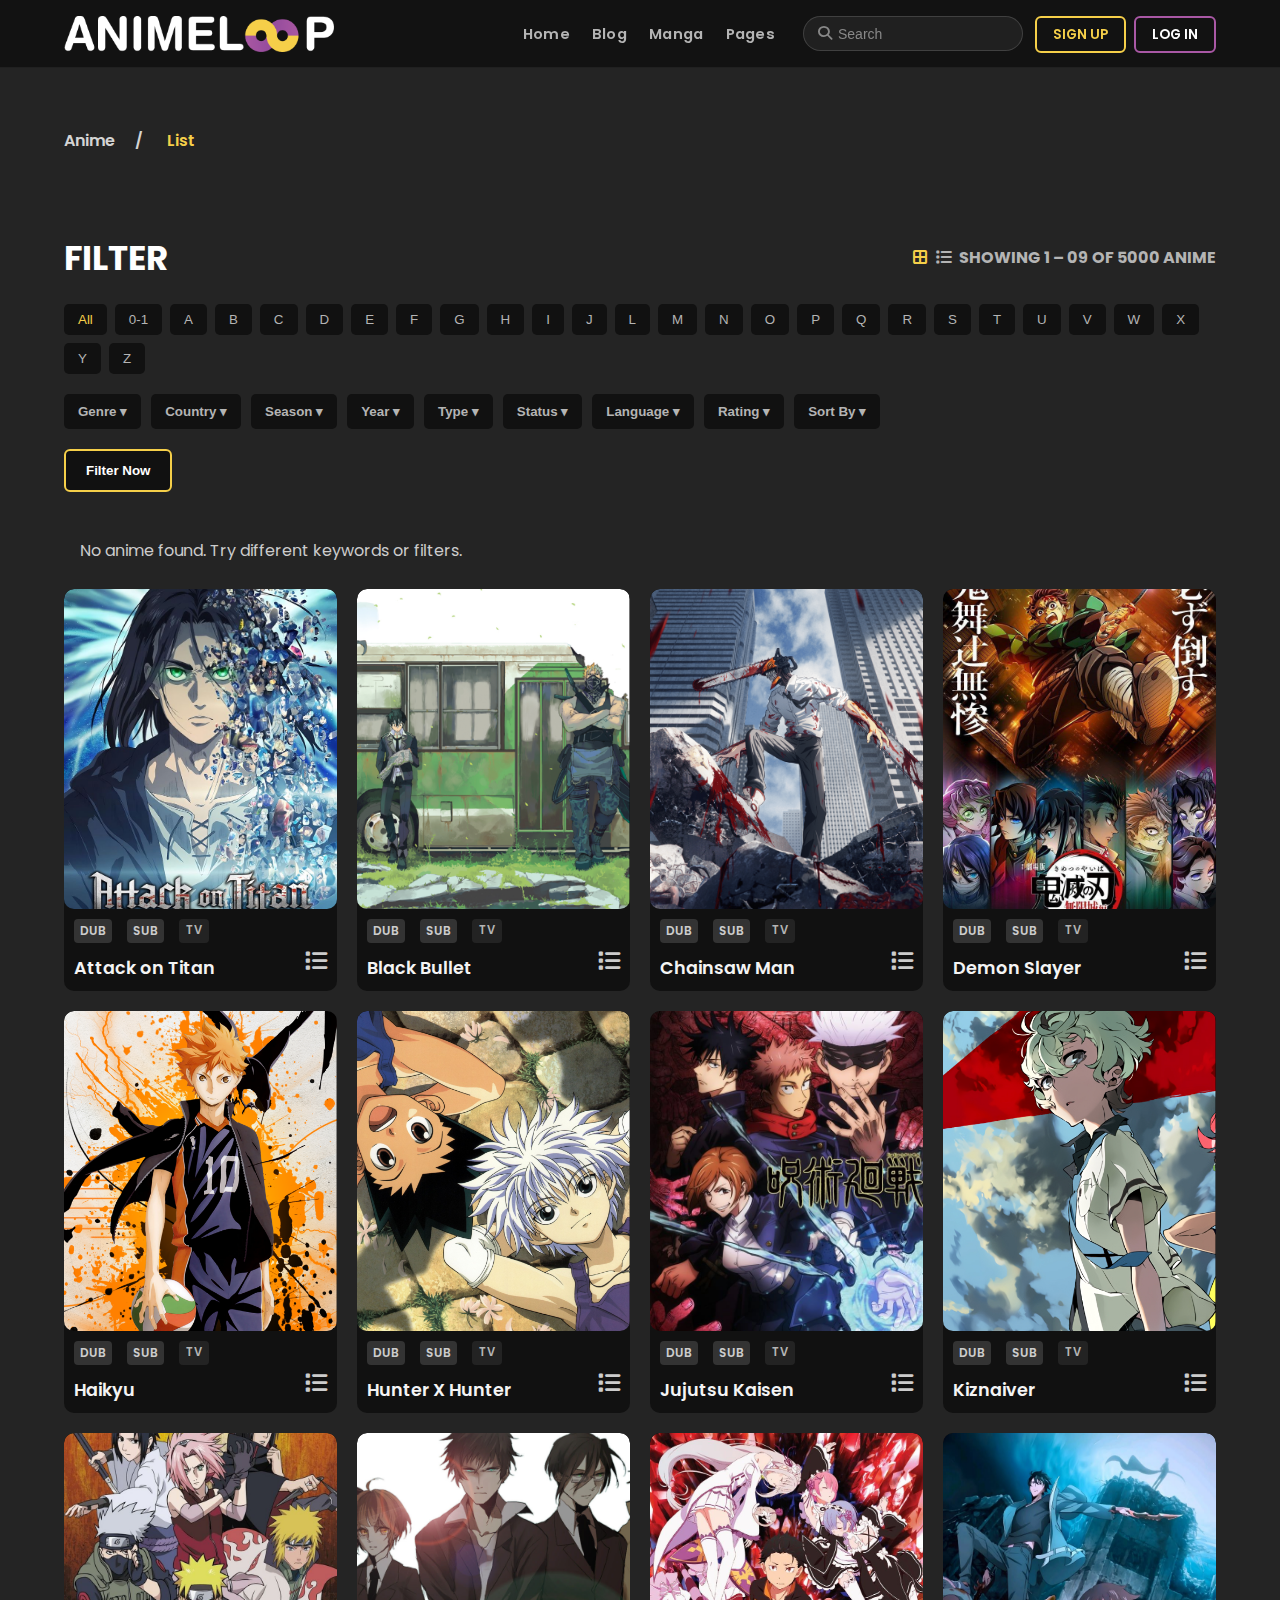
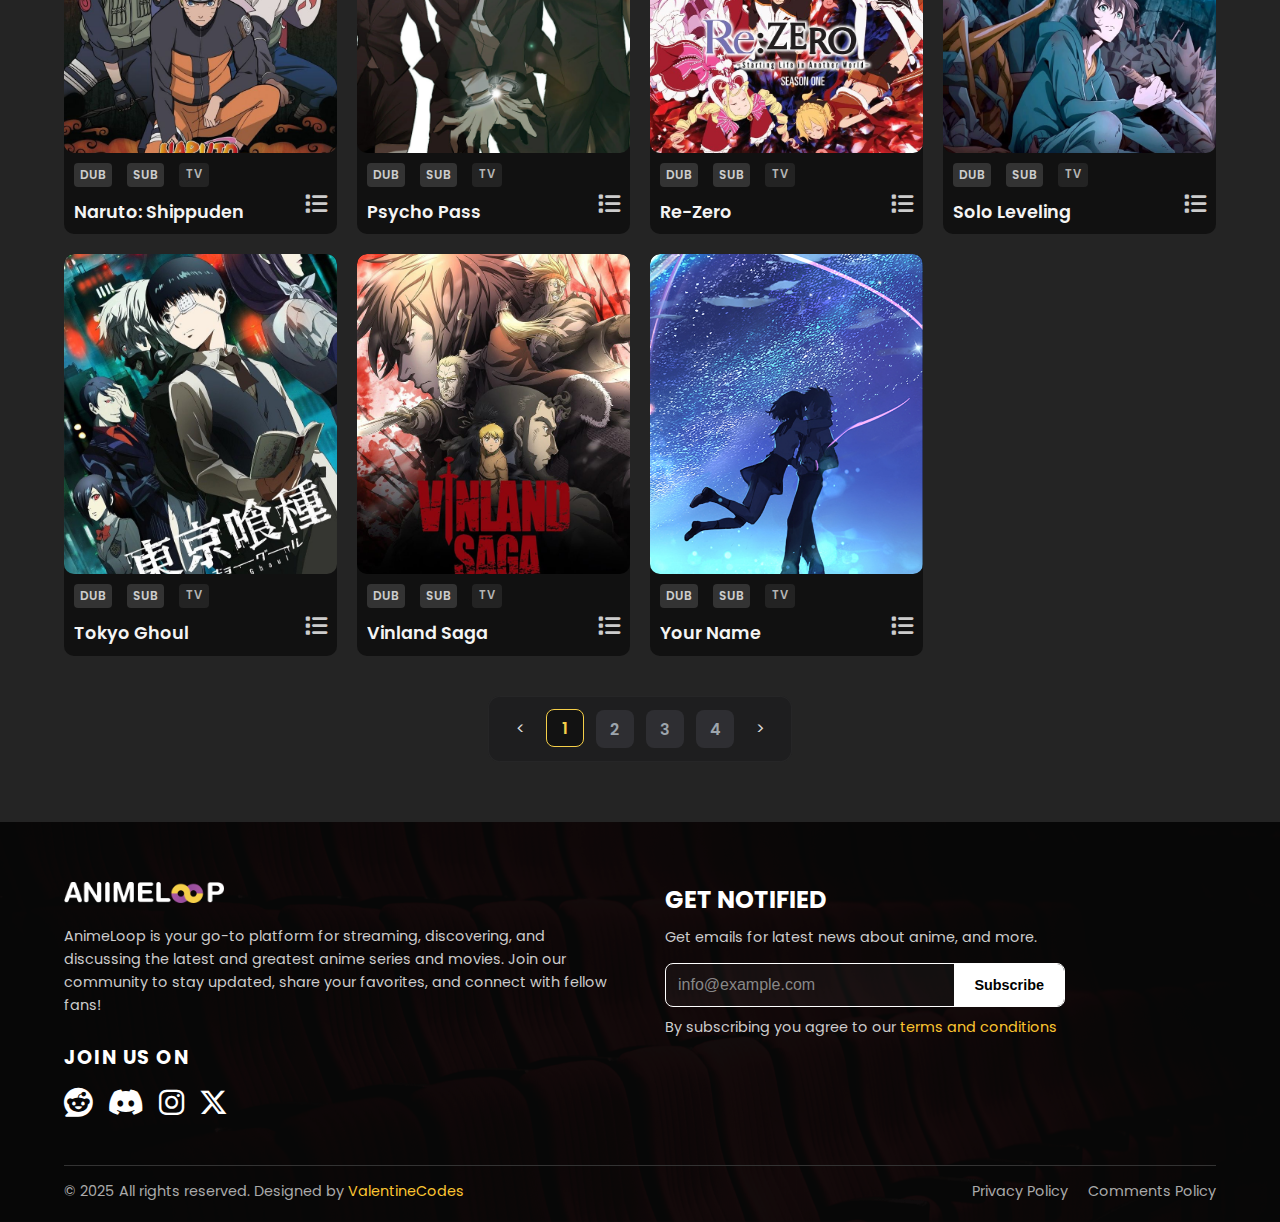
<file: search.html>
<!doctype html>
<html lang="en">
  <head>
    <meta charset="UTF-8" />
    <meta name="viewport" content="width=device-width, initial-scale=1.0" />
    <title>Search Anime | Anime Loop</title>
    <meta
      name="description"
      content="Search and filter through thousands of anime titles on AnimeLoop. Find anime by genre, type, year, rating and more."
    />
    <link rel="stylesheet" href="global.css" />
    <link rel="stylesheet" href="search.css" />
    <link
      href="https://fonts.googleapis.com/css2?family=Bebas+Neue&family=Poppins:wght@300;400;600;700&display=swap"
      rel="stylesheet"
    />

    <!-- Font Awesome -->
    <link
      rel="stylesheet"
      href="https://cdnjs.cloudflare.com/ajax/libs/font-awesome/6.5.0/css/all.min.css"
    />

    <link
      rel="icon"
      type="image/png"
      href="https://cdn-icons-png.flaticon.com/512/4712/4712100.png"
    />
  </head>
  <body>
    <!-- Loading Screen -->
    <div id="loader">
      <div class="spinner"></div>
      <img src="Images/Anime-loop-preloader-white.gif" alt="Loading Image" />
    </div>

    <!-- Main Content -->
    <div id="content" style="display: none">
      <nav class="navbar">
        <div class="logo">
          <a href="index.html"
            ><img src="Images/logo.png" alt="Anime Loop Logo"
          /></a>
        </div>

        <!-- Hamburger -->
        <div class="menu-toggle">
          <i class="fa-solid fa-bars"></i>
        </div>

        <!-- Collapsible Menu -->
        <div class="menu-items">
          <div class="nav-links">
            <ul>
              <li><a href="index.html" class="home">Home</a></li>
              <li><a href="blog.html" class="movie">Blog</a></li>
              <li><a href="manga.html" class="manga">Manga</a></li>
              <li><a href="#" class="pages">Pages</a></li>
            </ul>
          </div>

          <!-- Search + Auth inside menu -->
          <div class="search-auth">
            <form action="search.html">
              <span><i class="fa-solid fa-magnifying-glass"></i></span>
              <input type="text" name="q" placeholder="Search" />
            </form>

            <ul>
              <li><a href="sign.html" class="sign-up">SIGN UP</a></li>
              <li><a href="log.html" class="log-in">LOG IN</a></li>
            </ul>
          </div>
        </div>
      </nav>

      <main>
        <div class="blog-top">
          <p>
            <a href="index.html">Anime</a>&ensp;&ensp; /
            <span class="active">&ensp;&ensp; List</span>
          </p>
        </div>

        <section class="filter-section">
          <div class="filter-header">
            <h2>FILTER</h2>
            <p>
              <i class="fa-solid fa-border-all box-all"></i>
              <i class="fa-solid fa-list box-list"></i> SHOWING 1 – 09 OF 5000
              ANIME
            </p>
          </div>

          <!-- Alphabet Filter -->
          <div class="alphabet-filter">
            <button class="active">All</button>
            <button>0-1</button>
            <button>A</button>
            <button>B</button>
            <button>C</button>
            <button>D</button>
            <button>E</button>
            <button>F</button>
            <button>G</button>
            <button>H</button>
            <button>I</button>
            <button>J</button>
            <button>L</button>
            <button>M</button>
            <button>N</button>
            <button>O</button>
            <button>P</button>
            <button>Q</button>
            <button>R</button>
            <button>S</button>
            <button>T</button>
            <button>U</button>
            <button>V</button>
            <button>W</button>
            <button>X</button>
            <button>Y</button>
            <button>Z</button>
          </div>

          <!-- Dropdown Filters -->
          <div class="dropdown-filters">
            <!-- Genre -->
            <div class="dropdown">
              <button class="drop-btn">Genre ▾</button>
              <div class="dropdown-content">
                <label><input type="checkbox" /> Action</label>
                <label><input type="checkbox" /> Adventure</label>
                <label><input type="checkbox" /> Comedy</label>
                <label><input type="checkbox" /> Drama</label>
                <label><input type="checkbox" /> Fantasy</label>
                <label><input type="checkbox" /> Horror</label>
                <label><input type="checkbox" /> Romance</label>
                <label><input type="checkbox" /> Sci-Fi</label>
                <label><input type="checkbox" /> Thriller</label>
              </div>
            </div>

            <!-- Country -->
            <div class="dropdown">
              <button class="drop-btn">Country ▾</button>
              <div class="dropdown-content">
                <label><input type="checkbox" /> Japan</label>
                <label><input type="checkbox" /> Korea</label>
                <label><input type="checkbox" /> China</label>
                <label><input type="checkbox" /> USA</label>
                <label><input type="checkbox" /> UK</label>
              </div>
            </div>

            <!-- Season -->
            <div class="dropdown">
              <button class="drop-btn">Season ▾</button>
              <div class="dropdown-content">
                <label><input type="checkbox" /> Winter</label>
                <label><input type="checkbox" /> Spring</label>
                <label><input type="checkbox" /> Summer</label>
                <label><input type="checkbox" /> Fall</label>
              </div>
            </div>

            <!-- Year -->
            <div class="dropdown">
              <button class="drop-btn">Year ▾</button>
              <div class="dropdown-content">
                <label><input type="checkbox" /> 2025</label>
                <label><input type="checkbox" /> 2024</label>
                <label><input type="checkbox" /> 2023</label>
                <label><input type="checkbox" /> 2022</label>
                <label><input type="checkbox" /> 2021</label>
              </div>
            </div>

            <!-- Type -->
            <div class="dropdown">
              <button class="drop-btn">Type ▾</button>
              <div class="dropdown-content">
                <label><input type="checkbox" /> TV</label>
                <label><input type="checkbox" /> Movie</label>
                <label><input type="checkbox" /> OVA</label>
                <label><input type="checkbox" /> ONA</label>
                <label><input type="checkbox" /> Special</label>
              </div>
            </div>

            <!-- Status -->
            <div class="dropdown">
              <button class="drop-btn">Status ▾</button>
              <div class="dropdown-content">
                <label><input type="checkbox" /> Airing</label>
                <label><input type="checkbox" /> Completed</label>
                <label><input type="checkbox" /> Upcoming</label>
              </div>
            </div>

            <!-- Language -->
            <div class="dropdown">
              <button class="drop-btn">Language ▾</button>
              <div class="dropdown-content">
                <label><input type="checkbox" /> Japanese</label>
                <label><input type="checkbox" /> English</label>
                <label><input type="checkbox" /> Chinese</label>
                <label><input type="checkbox" /> Korean</label>
              </div>
            </div>

            <!-- Rating -->
            <div class="dropdown">
              <button class="drop-btn">Rating ▾</button>
              <div class="dropdown-content">
                <label><input type="checkbox" /> G - All Ages</label>
                <label><input type="checkbox" /> PG - Children</label>
                <label><input type="checkbox" /> PG-13 - Teens</label>
                <label><input type="checkbox" /> R - 17+</label>
              </div>
            </div>

            <!-- Sort By -->
            <div class="dropdown">
              <button class="drop-btn">Sort By ▾</button>
              <div class="dropdown-content">
                <label><input type="checkbox" /> Popularity</label>
                <label><input type="checkbox" /> Latest</label>
                <label><input type="checkbox" /> Oldest</label>
                <label><input type="checkbox" /> A-Z</label>
                <label><input type="checkbox" /> Z-A</label>
                <label><input type="checkbox" /> Highest Rated</label>
              </div>
            </div>
          </div>

          <button class="filter-btn">Filter Now</button>

          <!-- Anime Grid -->
          <!-- <div class="anime-grid">
          <div class="anime-card">
            <img src="Images/anime1.jpg" alt="Anime 1" />
          </div>
          <div class="anime-card">
            <img src="Images/anime2.jpg" alt="Anime 2" />
          </div>
          <div class="anime-card">
            <img src="Images/anime3.jpg" alt="Anime 3" />
          </div>
          <div class="anime-card">
            <img src="Images/anime4.jpg" alt="Anime 4" />
          </div>
        </div> -->
        </section>

        <!-- <section class="recently-added">
        <div class="recently-added-title">
          <h4>RECENTLY UPDATED</h4>
          <p>SUNDAY 23 SEPT 2025</p>
        </div>
      </section> -->
        <section>
          <div class="anime-grid">
            <!-- Example Card -->
            <div class="anime-card">
              <img src="Images/Attack on Titan.jpeg" alt="Attack on Titan" />
              <div class="overlay">
                <a href="streaming.html"><i class="fa-solid fa-play"></i></a>
              </div>
              <div class="card-info">
                <div class="tags">
                  <a href="streaming.html">DUB</a
                  ><a href="streaming.html">SUB</a
                  ><span style="color: #b4b4b4">TV</span>
                </div>
                <p class="anime-title">Attack on Titan</p>
              </div>

              <div class="menu">
                <i class="fa-solid fa-list menu-icon"></i>
                <div class="dropdown">
                  <a href="streaming.html"
                    ><i class="fa-regular fa-clock"></i> Watch Later</a
                  >
                  <a href="streaming.html"
                    ><i class="fa-solid fa-plus"></i> Add to Playlist</a
                  >
                </div>
              </div>
            </div>

            <div class="anime-card">
              <img src="Images/img-21.png" alt="Black Bullet" />
              <div class="overlay">
                <a href="streaming.html"><i class="fa-solid fa-play"></i></a>
              </div>
              <div class="card-info">
                <div class="tags">
                  <a href="streaming.html">DUB</a
                  ><a href="streaming.html">SUB</a
                  ><span style="color: #b4b4b4">TV</span>
                </div>
                <p class="anime-title">Black Bullet</p>
              </div>

              <div class="menu">
                <i class="fa-solid fa-list menu-icon"></i>
                <div class="dropdown">
                  <a href="#"
                    ><i class="fa-regular fa-clock"></i> Watch Later</a
                  >
                  <a href="#"
                    ><i class="fa-solid fa-plus"></i> Add to Playlist</a
                  >
                </div>
              </div>
            </div>

            <div class="anime-card">
              <img src="Images/img-4.png" alt="Chainsaw Man" />
              <div class="overlay">
                <a href="streaming.html"><i class="fa-solid fa-play"></i></a>
              </div>
              <div class="card-info">
                <div class="tags">
                  <a href="streaming.html">DUB</a
                  ><a href="streaming.html">SUB</a
                  ><span style="color: #b4b4b4">TV</span>
                </div>
                <p class="anime-title">Chainsaw Man</p>
              </div>

              <div class="menu">
                <i class="fa-solid fa-list menu-icon"></i>
                <div class="dropdown">
                  <a href="#"
                    ><i class="fa-regular fa-clock"></i> Watch Later</a
                  >
                  <a href="#"
                    ><i class="fa-solid fa-plus"></i> Add to Playlist</a
                  >
                </div>
              </div>
            </div>

            <div class="anime-card">
              <img src="Images/Kny _Infinity castle_.jpeg" alt="Demon Slayer" />
              <div class="overlay">
                <a href="streaming.html"><i class="fa-solid fa-play"></i></a>
              </div>
              <div class="card-info">
                <div class="tags">
                  <a href="streaming.html">DUB</a
                  ><a href="streaming.html">SUB</a
                  ><span style="color: #b4b4b4">TV</span>
                </div>
                <p class="anime-title">Demon Slayer</p>
              </div>

              <div class="menu">
                <i class="fa-solid fa-list menu-icon"></i>
                <div class="dropdown">
                  <a href="#"
                    ><i class="fa-regular fa-clock"></i> Watch Later</a
                  >
                  <a href="#"
                    ><i class="fa-solid fa-plus"></i> Add to Playlist</a
                  >
                </div>
              </div>
            </div>

            <div class="anime-card">
              <img src="Images/img-5.png" alt="Haikyu" />
              <div class="overlay">
                <a href="streaming.html"><i class="fa-solid fa-play"></i></a>
              </div>
              <div class="card-info">
                <div class="tags">
                  <a href="streaming.html">DUB</a
                  ><a href="streaming.html">SUB</a
                  ><span style="color: #b4b4b4">TV</span>
                </div>
                <p class="anime-title">Haikyu</p>
              </div>

              <div class="menu">
                <i class="fa-solid fa-list menu-icon"></i>
                <div class="dropdown">
                  <a href="#"
                    ><i class="fa-regular fa-clock"></i> Watch Later</a
                  >
                  <a href="#"
                    ><i class="fa-solid fa-plus"></i> Add to Playlist</a
                  >
                </div>
              </div>
            </div>

            <div class="anime-card">
              <img src="Images/img-17.png" alt="Hunter X Hunter" />
              <div class="overlay">
                <a href="streaming.html"><i class="fa-solid fa-play"></i></a>
              </div>
              <div class="card-info">
                <div class="tags">
                  <a href="streaming.html">DUB</a
                  ><a href="streaming.html">SUB</a
                  ><span style="color: #b4b4b4">TV</span>
                </div>
                <p class="anime-title">Hunter X Hunter</p>
              </div>

              <div class="menu">
                <i class="fa-solid fa-list menu-icon"></i>
                <div class="dropdown">
                  <a href="#"
                    ><i class="fa-regular fa-clock"></i> Watch Later</a
                  >
                  <a href="#"
                    ><i class="fa-solid fa-plus"></i> Add to Playlist</a
                  >
                </div>
              </div>
            </div>

            <div class="anime-card">
              <img src="Images/download.jpeg" alt="Jujutsu Kaisen" />
              <div class="overlay">
                <a href="streaming.html"><i class="fa-solid fa-play"></i></a>
              </div>
              <div class="card-info">
                <div class="tags">
                  <a href="streaming.html">DUB</a
                  ><a href="streaming.html">SUB</a
                  ><span style="color: #b4b4b4">TV</span>
                </div>
                <p class="anime-title">Jujutsu Kaisen</p>
              </div>

              <div class="menu">
                <i class="fa-solid fa-list menu-icon"></i>
                <div class="dropdown">
                  <a href="#"
                    ><i class="fa-regular fa-clock"></i> Watch Later</a
                  >
                  <a href="#"
                    ><i class="fa-solid fa-plus"></i> Add to Playlist</a
                  >
                </div>
              </div>
            </div>

            <div class="anime-card">
              <img src="Images/img-22.png" alt="Kiznaiver" />
              <div class="overlay">
                <a href="streaming.html"><i class="fa-solid fa-play"></i></a>
              </div>
              <div class="card-info">
                <div class="tags">
                  <a href="streaming.html">DUB</a
                  ><a href="streaming.html">SUB</a
                  ><span style="color: #b4b4b4">TV</span>
                </div>
                <p class="anime-title">Kiznaiver</p>
              </div>

              <div class="menu">
                <i class="fa-solid fa-list menu-icon"></i>
                <div class="dropdown">
                  <a href="#"
                    ><i class="fa-regular fa-clock"></i> Watch Later</a
                  >
                  <a href="#"
                    ><i class="fa-solid fa-plus"></i> Add to Playlist</a
                  >
                </div>
              </div>
            </div>

            <div class="anime-card">
              <img src="Images/Shippuden.jpeg" alt="Naruto: Shippuden" />
              <div class="overlay">
                <a href="streaming.html"><i class="fa-solid fa-play"></i></a>
              </div>
              <div class="card-info">
                <div class="tags">
                  <a href="streaming.html">DUB</a
                  ><a href="streaming.html">SUB</a
                  ><span style="color: #b4b4b4">TV</span>
                </div>
                <p class="anime-title">Naruto: Shippuden</p>
              </div>

              <div class="menu">
                <i class="fa-solid fa-list menu-icon"></i>
                <div class="dropdown">
                  <a href="#"
                    ><i class="fa-regular fa-clock"></i> Watch Later</a
                  >
                  <a href="#"
                    ><i class="fa-solid fa-plus"></i> Add to Playlist</a
                  >
                </div>
              </div>
            </div>

            <div class="anime-card">
              <img src="Images/img-6.png" alt="Psycho Pass" />
              <div class="overlay">
                <a href="streaming.html"><i class="fa-solid fa-play"></i></a>
              </div>
              <div class="card-info">
                <div class="tags">
                  <a href="streaming.html">DUB</a
                  ><a href="streaming.html">SUB</a
                  ><span style="color: #b4b4b4">TV</span>
                </div>
                <p class="anime-title">Psycho Pass</p>
              </div>

              <div class="menu">
                <i class="fa-solid fa-list menu-icon"></i>
                <div class="dropdown">
                  <a href="#"
                    ><i class="fa-regular fa-clock"></i> Watch Later</a
                  >
                  <a href="#"
                    ><i class="fa-solid fa-plus"></i> Add to Playlist</a
                  >
                </div>
              </div>
            </div>

            <div class="anime-card">
              <img src="Images/Rezero.jpeg" alt="Re-Zero" />
              <div class="overlay">
                <a href="streaming.html"><i class="fa-solid fa-play"></i></a>
              </div>
              <div class="card-info">
                <div class="tags">
                  <a href="streaming.html">DUB</a
                  ><a href="streaming.html">SUB</a
                  ><span style="color: #b4b4b4">TV</span>
                </div>
                <p class="anime-title">Re-Zero</p>
              </div>

              <div class="menu">
                <i class="fa-solid fa-list menu-icon"></i>
                <div class="dropdown">
                  <a href="#"
                    ><i class="fa-regular fa-clock"></i> Watch Later</a
                  >
                  <a href="#"
                    ><i class="fa-solid fa-plus"></i> Add to Playlist</a
                  >
                </div>
              </div>
            </div>

            <div class="anime-card">
              <img
                src="Images/SOLO LEVELING WALLPAPER.jpeg"
                alt="Solo leveling"
              />
              <div class="overlay">
                <a href="streaming.html"><i class="fa-solid fa-play"></i></a>
              </div>
              <div class="card-info">
                <div class="tags">
                  <a href="streaming.html">DUB</a
                  ><a href="streaming.html">SUB</a
                  ><span style="color: #b4b4b4">TV</span>
                </div>
                <p class="anime-title">Solo Leveling</p>
              </div>

              <div class="menu">
                <i class="fa-solid fa-list menu-icon"></i>
                <div class="dropdown">
                  <a href="#"
                    ><i class="fa-regular fa-clock"></i> Watch Later</a
                  >
                  <a href="#"
                    ><i class="fa-solid fa-plus"></i> Add to Playlist</a
                  >
                </div>
              </div>
            </div>
            <!-- Repeat similar blocks for other anime cards -->
            <div class="anime-card">
              <img
                src="Images/Tokyo Ghoul (Season 1) [2014].jpeg"
                alt="Tokyo Ghoul"
              />
              <div class="overlay">
                <a href="streaming.html"><i class="fa-solid fa-play"></i></a>
              </div>
              <div class="card-info">
                <div class="tags">
                  <a href="streaming.html">DUB</a
                  ><a href="streaming.html">SUB</a
                  ><span style="color: #b4b4b4">TV</span>
                </div>
                <p class="anime-title">Tokyo Ghoul</p>
              </div>

              <div class="menu">
                <i class="fa-solid fa-list menu-icon"></i>
                <div class="dropdown">
                  <a href="#"
                    ><i class="fa-regular fa-clock"></i> Watch Later</a
                  >
                  <a href="#"
                    ><i class="fa-solid fa-plus"></i> Add to Playlist</a
                  >
                </div>
              </div>
            </div>

            <div class="anime-card">
              <img src="Images/Vinland Saga_Poster.jpeg" alt="Vinland Saga" />
              <div class="overlay">
                <a href="streaming.html"><i class="fa-solid fa-play"></i></a>
              </div>
              <div class="card-info">
                <div class="tags">
                  <a href="streaming.html">DUB</a
                  ><a href="streaming.html">SUB</a
                  ><span style="color: #b4b4b4">TV</span>
                </div>
                <p class="anime-title">Vinland Saga</p>
              </div>

              <div class="menu">
                <i class="fa-solid fa-list menu-icon"></i>
                <div class="dropdown">
                  <a href="#"
                    ><i class="fa-regular fa-clock"></i> Watch Later</a
                  >
                  <a href="#"
                    ><i class="fa-solid fa-plus"></i> Add to Playlist</a
                  >
                </div>
              </div>
            </div>

            <div class="anime-card">
              <img src="Images/img-7.png" alt="Your Name" />
              <div class="overlay">
                <a href="streaming.html"><i class="fa-solid fa-play"></i></a>
              </div>
              <div class="card-info">
                <div class="tags">
                  <a href="streaming.html">DUB</a
                  ><a href="streaming.html">SUB</a
                  ><span style="color: #b4b4b4">TV</span>
                </div>
                <p class="anime-title">Your Name</p>
              </div>

              <div class="menu">
                <i class="fa-solid fa-list menu-icon"></i>
                <div class="dropdown">
                  <a href="#"
                    ><i class="fa-regular fa-clock"></i> Watch Later</a
                  >
                  <a href="#"
                    ><i class="fa-solid fa-plus"></i> Add to Playlist</a
                  >
                </div>
              </div>
            </div>
          </div>
        </section>

        <div class="wrap">
          <div class="pagination" aria-label="Pagination">
            <a class="chev" href="#" aria-label="Previous" title="Previous"
              >&lt;</a
            >

            <a class="page active" href="#" data-page="1" aria-label="Page 1"
              >1</a
            >
            <a class="page muted" href="#" data-page="2" aria-label="Page 2"
              >2</a
            >
            <a class="page muted" href="#" data-page="3" aria-label="Page 3"
              >3</a
            >
            <a class="page muted" href="#" data-page="4" aria-label="Page 4"
              >4</a
            >

            <a class="chev" href="#" aria-label="Next" title="Next">&gt;</a>
          </div>
        </div>
      </main>

      <footer class="footer">
        <div class="footer-content">
          <!-- Left section -->
          <div class="footer-left">
            <a href="index.html" class="footer-logo"
              ><img src="Images/logo.png" alt="AnimeLoop Logo"
            /></a>
            <p class="footer-desc">
              AnimeLoop is your go-to platform for streaming, discovering, and
              discussing the latest and greatest anime series and movies. Join
              our community to stay updated, share your favorites, and connect
              with fellow fans!
            </p>

            <div class="footer-social">
              <h3>JOIN US ON</h3>
              <div class="social-icons">
                <a href="#"><i class="fa-brands fa-reddit"></i></a>
                <a href="#"><i class="fa-brands fa-discord"></i></a>
                <a href="#"><i class="fa-brands fa-instagram"></i></a>
                <a href="#"><i class="fa-brands fa-x-twitter"></i></a>
              </div>
            </div>
          </div>

          <!-- Right section -->
          <div class="footer-right">
            <h3>GET NOTIFIED</h3>
            <p>Get emails for latest news about anime, and more.</p>
            <form class="subscribe-form">
              <input type="email" placeholder="info@example.com" required />
              <button type="submit">Subscribe</button>
            </form>
            <p class="terms">
              By subscribing you agree to our
              <a href="#">terms and conditions</a>
            </p>
          </div>
        </div>

        <!-- Bottom bar -->
        <div class="footer-bottom">
          <p>
            © 2025 All rights reserved. Designed by
            <a
              href="https://valentine-azolibe.vercel.app"
              target="_blank"
              style="color: #fbc531; text-decoration: none"
              >ValentineCodes</a
            >
          </p>
          <div class="footer-links">
            <a href="#">Privacy Policy</a>
            <a href="#">Comments Policy</a>
          </div>
        </div>
      </footer>

      <!-- Back to Top Button -->
      <button id="backToTop" title="Go to top">
        <i class="fa-solid fa-angles-up"></i>
      </button>
    </div>

    <script src="api.js"></script>
    <script src="global.js"></script>
    <script src="search.js"></script>
  </body>
</html>
</file>
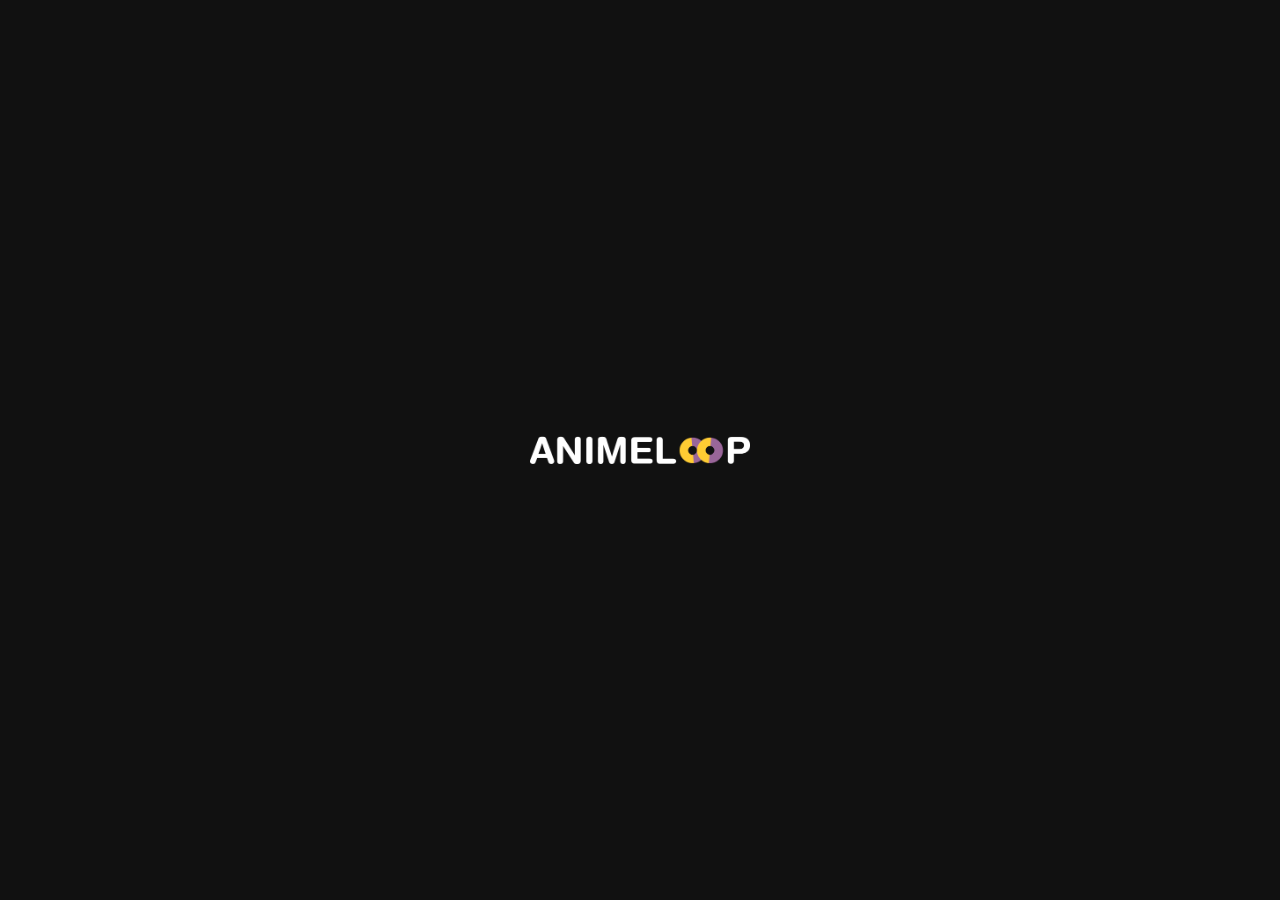
<file: sign.html>
<!doctype html>
<html lang="en">
  <head>
    <meta charset="UTF-8" />
    <meta name="viewport" content="width=device-width, initial-scale=1.0" />
    <title>Anime Loop</title>
    <link rel="stylesheet" href="global.css" />
    <link rel="stylesheet" href="sign.css" />
    <link
      href="https://fonts.googleapis.com/css2?family=Bebas+Neue&family=Poppins:wght@300;400;600;700&display=swap"
      rel="stylesheet"
    />

    <!-- Font Awesome -->
    <link
      rel="stylesheet"
      href="https://cdnjs.cloudflare.com/ajax/libs/font-awesome/6.5.0/css/all.min.css"
    />

    <link
      rel="icon"
      type="image/png"
      href="https://cdn-icons-png.flaticon.com/512/4712/4712100.png"
    />
  </head>
  <body>
    <!-- Loading Screen -->
    <div id="loader">
      <div class="spinner"></div>
      <img src="Images/Anime-loop-preloader-white.gif" alt="Loading Image" />
    </div>

    <!-- Main Content -->
    <div id="content" style="display: none">
      <nav class="navbar">
        <div class="logo">
          <a href="index.html"
            ><img src="Images/logo.png" alt="Anime Loop Logo"
          /></a>
        </div>

        <!-- Hamburger -->
        <div class="menu-toggle">
          <i class="fa-solid fa-bars"></i>
        </div>

        <!-- Collapsible Menu -->
        <div class="menu-items">
          <div class="nav-links">
            <ul>
              <li><a href="index.html" class="home">Home</a></li>
              <li><a href="blog.html" class="movie">Blog</a></li>
              <li><a href="manga.html" class="manga">Manga</a></li>
              <li class="pages">
                <a href="#" id="pagesLink">Pages</a>
                <ul class="dropdown" id="pagesDropdown">
                  <li><a href="sign.html">Sign Up</a></li>
                  <li><a href="log.html">Log In</a></li>
                </ul>
              </li>
            </ul>
          </div>

          <!-- Search + Auth inside menu -->
          <div class="search-auth">
            <form action="search.html">
              <span><i class="fa-solid fa-magnifying-glass"></i></span>
              <input type="text" placeholder="Search" />
            </form>
            <ul>
              <li><a href="sign.html" class="sign-up">SIGN UP</a></li>
              <li><a href="log.html" class="log-in">LOG IN</a></li>
            </ul>
          </div>
        </div>
      </nav>
      <main>
        <section class="signup-container">
          <img src="Images/user.png" alt="User Image" class="user-img" />
          <h1>SIGN UP</h1>
          <form action="">
            <div class="input-group">
              <input
                type="email"
                placeholder="Username or email address"
                required
              />
            </div>

            <div class="input-group">
              <input
                type="password"
                placeholder="Enter password"
                id="password"
                required
                pattern="^(?=.*[a-z])(?=.*[A-Z])(?=.*\d)(?=.*[@$!%*?&])[A-Za-z\d@$!%*?&]{8,}$"
                title="Password must be at least 8 characters, include uppercase, lowercase, number, and special character"
              />
              <span
                class="toggle-password"
                onclick="togglePassword('password', this)"
              >
                <i class="fa-solid fa-eye"></i>
              </span>
            </div>

            <div class="input-group">
              <input
                type="password"
                placeholder="Confirm password"
                id="confirm-password"
                required
              />
              <span
                class="toggle-password"
                onclick="togglePassword('confirm-password', this)"
              >
                <i class="fa-solid fa-eye"></i>
              </span>
            </div>

            <label class="checkbox-label">
              <input type="checkbox" />
              I wish to receive news and promotions from ANIMELOOP Company by
              email.
            </label>

            <p class="terms">
              By continuing, you agree to ANIMELOOP
              <a href="#">Terms of Use</a> and <a href="#">Privacy Policy</a>.
            </p>

            <button type="submit">SIGN UP</button>
          </form>
          <p class="incase">
            Already have an account? <a href="log.html">Log in</a>
          </p>
        </section>
      </main>

      <footer class="footer">
        <div class="footer-content">
          <!-- Left section -->
          <div class="footer-left">
            <a href="index.html" class="footer-logo"
              ><img src="Images/logo.png" alt="AnimeLoop Logo"
            /></a>
            <p class="footer-desc">
              AnimeLoop is your go-to platform for streaming, discovering, and
              discussing the latest and greatest anime series and movies. Join
              our community to stay updated, share your favorites, and connect
              with fellow fans!
            </p>

            <div class="footer-social">
              <h3>JOIN US ON</h3>
              <div class="social-icons">
                <a href="#"><i class="fa-brands fa-reddit"></i></a>
                <a href="#"><i class="fa-brands fa-discord"></i></a>
                <a href="#"><i class="fa-brands fa-instagram"></i></a>
                <a href="#"><i class="fa-brands fa-x-twitter"></i></a>
              </div>
            </div>
          </div>

          <!-- Right section -->
          <div class="footer-right">
            <h3>GET NOTIFIED</h3>
            <p>Get emails for latest news about anime, and more.</p>
            <form class="subscribe-form">
              <input type="email" placeholder="info@example.com" required />
              <button type="submit">Subscribe</button>
            </form>
            <p class="terms">
              By subscribing you agree to our
              <a href="#">terms and conditions</a>
            </p>
          </div>
        </div>

        <!-- Bottom bar -->
        <div class="footer-bottom">
          <p>
            © 2025 All rights reserved. Designed by
            <a
              href="https://valentine-azolibe.vercel.app"
              target="_blank"
              style="color: #fbc531; text-decoration: none"
              >ValentineCodes</a
            >
          </p>
          <div class="footer-links">
            <a href="#">Privacy Policy</a>
            <a href="#">Comments Policy</a>
          </div>
        </div>
      </footer>
    </div>

    <script src="global.js"></script>
    <script src="sign.js"></script>
  </body>
</html>
</file>
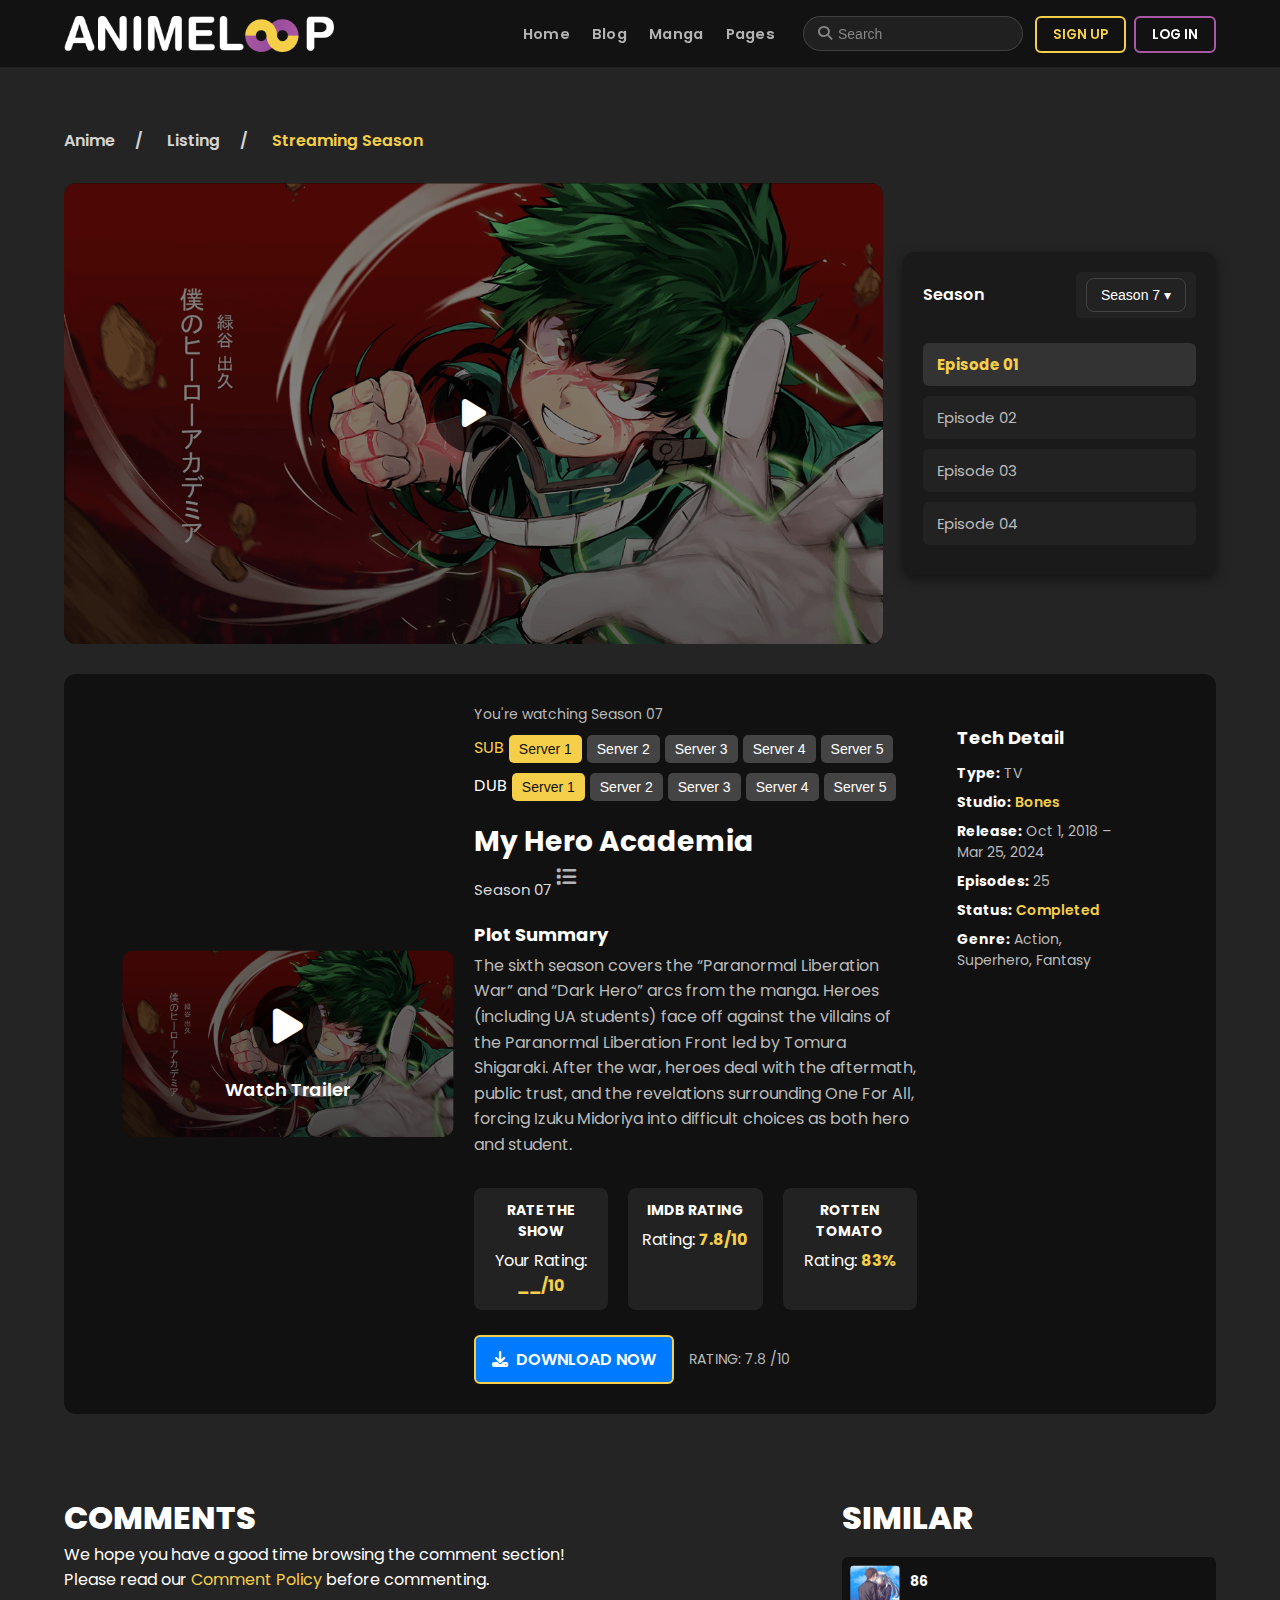
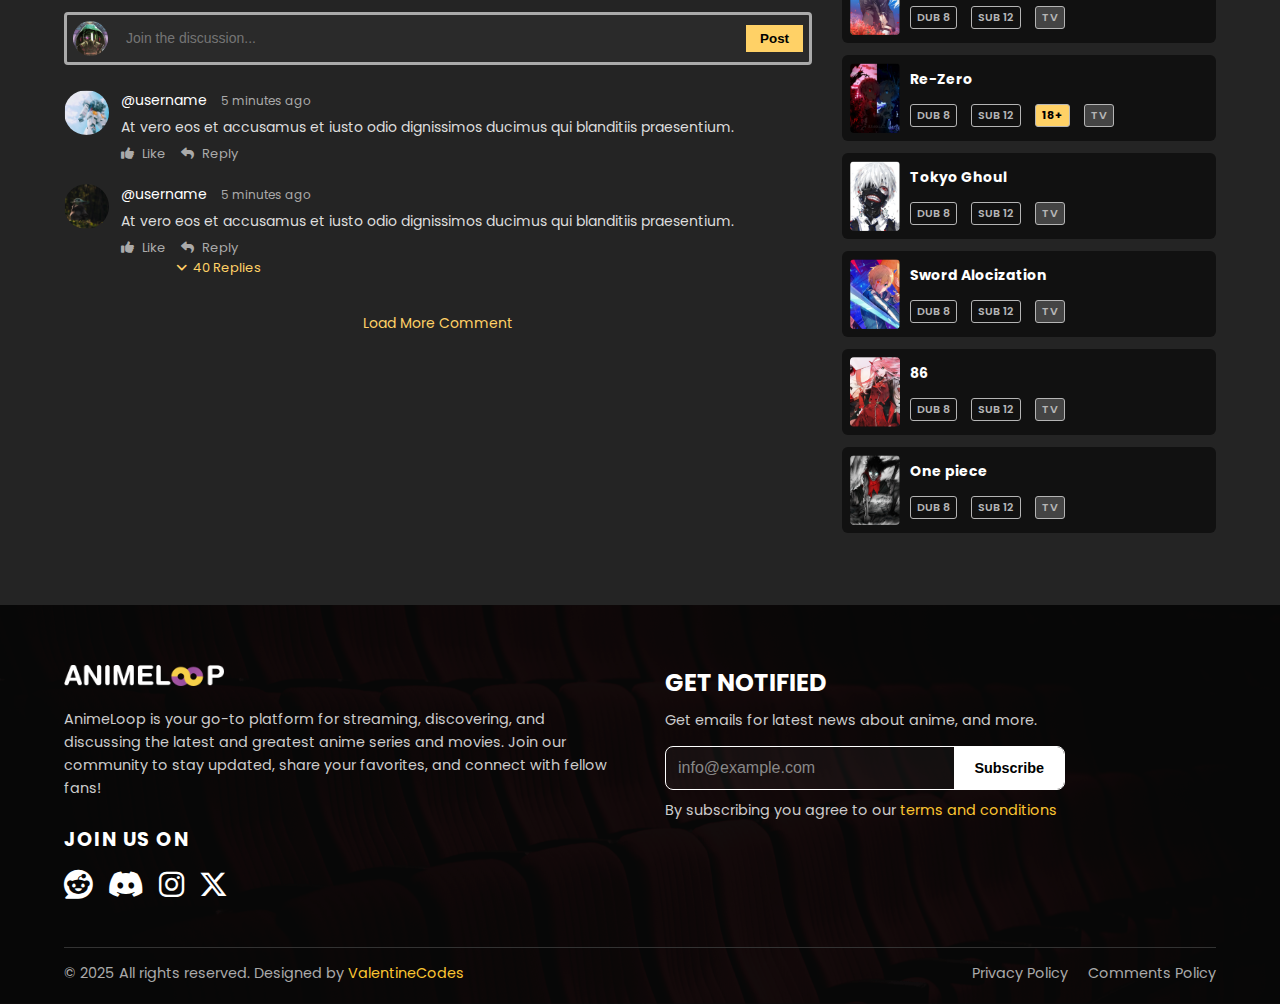
<file: streaming.html>
<!doctype html>
<html lang="en">
  <head>
    <meta charset="UTF-8" />
    <meta name="viewport" content="width=device-width, initial-scale=1.0" />
    <title>Anime Loop</title>
    <link rel="stylesheet" href="global.css" />
    <link rel="stylesheet" href="streaming.css" />
    <link
      href="https://fonts.googleapis.com/css2?family=Bebas+Neue&family=Poppins:wght@300;400;600;700&display=swap"
      rel="stylesheet"
    />

    <!-- Font Awesome -->
    <link
      rel="stylesheet"
      href="https://cdnjs.cloudflare.com/ajax/libs/font-awesome/6.5.0/css/all.min.css"
    />

    <link
      rel="icon"
      type="image/png"
      href="https://cdn-icons-png.flaticon.com/512/4712/4712100.png"
    />
  </head>
  <body>
    <!-- Loading Screen -->
    <div id="loader">
      <div class="spinner"></div>
      <img src="Images/Anime-loop-preloader-white.gif" alt="Loading Image" />
    </div>

    <!-- Main Content -->
    <div id="content" style="display: none">
      <nav class="navbar">
        <div class="logo">
          <a href="index.html"
            ><img src="Images/logo.png" alt="Anime Loop Logo"
          /></a>
        </div>

        <!-- Hamburger -->
        <div class="menu-toggle">
          <i class="fa-solid fa-bars"></i>
        </div>

        <!-- Collapsible Menu -->
        <div class="menu-items">
          <div class="nav-links">
            <ul>
              <li><a href="index.html" class="home">Home</a></li>
              <li><a href="blog.html" class="movie">Blog</a></li>
              <li><a href="manga.html" class="manga">Manga</a></li>
              <li><a href="#" class="pages">Pages</a></li>
            </ul>
          </div>

          <!-- Search + Auth inside menu -->
          <div class="search-auth">
            <form action="search.html">
              <span><i class="fa-solid fa-magnifying-glass"></i></span>
              <input type="text" placeholder="Search" />
            </form>
            <ul>
              <li><a href="sign.html" class="sign-up">SIGN UP</a></li>
              <li><a href="log.html" class="log-in">LOG IN</a></li>
            </ul>
          </div>
        </div>
      </nav>

      <main>
        <div class="blog-top">
          <p>
            <a href="index.html">Anime</a>&ensp;&ensp; /
            <a href="search.html"><span>&ensp;&ensp; Listing</span></a
            >&ensp;&ensp; /
            <span class="active">&ensp;&ensp; Streaming Season</span>
          </p>
        </div>

        <section class="watch-container">
          <!-- Left Video Box -->
          <div class="video-box">
            <img
              src="Images/video-img.png"
              alt="Anime Poster"
              id="posterImage"
            />
            <div class="play-overlay" id="playEpisodeOverlay">
              <i class="fa-solid fa-play play"></i>
            </div>
            <div
              id="episodeEmbed"
              style="
                display: none;
                width: 100%;
                border-radius: 12px;
                overflow: hidden;
                position: relative;
              "
            >
              <button
                id="closeEpisode"
                style="
                  position: absolute;
                  top: 10px;
                  right: 10px;
                  background: rgba(0, 0, 0, 0.7);
                  color: #fff;
                  border: none;
                  padding: 8px 12px;
                  border-radius: 6px;
                  cursor: pointer;
                  z-index: 20;
                "
              >
                ✖
              </button>

              <!-- Local file player -->
              <video
                id="episodeVideo"
                width="100%"
                height="315"
                controls
                style="display: none; border-radius: 12px"
              >
                <source
                  src="https://www.dropbox.com/scl/fi/xr5dthbm2lcb7z5z266k6/videoplayback.mp4?rlkey=vziizti083glhm02e8d2ne5hr&st=gghlm3hb&raw=1"
                  type="video/mp4"
                />
                Your browser does not support HTML5 video.
              </video>

              <!-- Streaming iframe -->
              <iframe
                id="episodeFrame"
                width="100%"
                height="315"
                src=""
                frameborder="0"
                allow="autoplay; encrypted-media"
                allowfullscreen
                style="display: none"
              ></iframe>
            </div>
          </div>
          <!-- Right Episodes -->
          <aside class="episode-panel">
            <div class="panel-header">
              <span class="season-label">Season</span>&ensp;&ensp;
              <div class="season-dropdown" id="seasonDropdown">
                <button class="dropdown-btn">Season 7 ▾</button>
                <ul class="dropdown-menu">
                  <li data-value="6">Season 7</li>
                  <li data-value="6">Season 6</li>
                  <li data-value="5">Season 5</li>
                  <li data-value="4">Season 4</li>
                  <li data-value="3">Season 3</li>
                  <li data-value="2">Season 2</li>
                  <li data-value="1">Season 1</li>
                </ul>
              </div>
            </div>
            <ul class="episode-list" id="episodeContainer">
              <li><a href="#" class="active">Episode 01</a></li>
              <li><a href="#">Episode 02</a></li>
              <li><a href="#">Episode 03</a></li>
              <li><a href="#">Episode 04</a></li>
              <li><a href="#">Episode 05</a></li>
              <li><a href="#">Episode 06</a></li>
              <li><a href="#">Episode 07</a></li>
              <li><a href="#">Episode 08</a></li>
              <li><a href="#">Episode 09</a></li>
              <li><a href="#">Episode 10</a></li>
              <li><a href="#">Episode 11</a></li>
              <li><a href="#">Episode 12</a></li>
            </ul>
          </aside>
        </section>
        <section class="anime-details">
          <!-- Trailer / Visual -->
          <div class="trailer-box">
            <img
              src="Images/trailer-img.png"
              alt="My Hero Academia S6 Trailer"
              id="trailerPosterImage"
            />
            <div class="trailer-overlay" id="playTrailerOverlay">
              <i class="fa-solid fa-play"></i> <span>Watch Trailer</span>
            </div>

            <!-- Wrapper for responsive iframe -->
            <div
              class="trailer-iframe-wrapper"
              id="trailerWrapper"
              style="display: none"
            >
              <button id="closeTrailerBtn">✖</button>
              <iframe
                id="trailerIframe"
                src=""
                frameborder="0"
                allow="
                  accelerometer;
                  autoplay;
                  clipboard-write;
                  encrypted-media;
                  gyroscope;
                  picture-in-picture;
                "
                allowfullscreen
              ></iframe>
            </div>
          </div>

          <!-- Info & Server Buttons -->
          <div class="info-box">
            <!-- Server / SUB DUB row -->
            <div class="server-row">
              <p>You're watching Season 07</p>
              <div class="server-buttons sub">
                <span>SUB</span>
                <button class="server btn-active">Server 1</button>
                <button class="server">Server 2</button>
                <button class="server">Server 3</button>
                <button class="server">Server 4</button>
                <button class="server">Server 5</button>
              </div>
              <div class="server-buttons dub">
                <span>DUB</span>
                <button class="server btn-active">Server 1</button>
                <button class="server">Server 2</button>
                <button class="server">Server 3</button>
                <button class="server">Server 4</button>
                <button class="server">Server 5</button>
              </div>
            </div>
            <h2>My Hero Academia</h2>
            <div class="season-row">
              <p>Season 07</p>
              <span class="menu">
                <i class="fa-solid fa-list menu-icon"></i>
                <span class="dropdown">
                  <a href="#"
                    ><i class="fa-regular fa-clock"></i> Watch Later</a
                  >
                  <a href="#"
                    ><i class="fa-solid fa-plus"></i> Add to Playlist</a
                  >
                  <a href="#"
                    ><i class="fa-solid fa-download"></i> Download Season</a
                  >
                </span>
              </span>
            </div>
            <p class="plot-title">Plot Summary</p>
            <p class="plot">
              The sixth season covers the “Paranormal Liberation War” and “Dark
              Hero” arcs from the manga. Heroes (including UA students) face off
              against the villains of the Paranormal Liberation Front led by
              Tomura Shigaraki. After the war, heroes deal with the aftermath,
              public trust, and the revelations surrounding One For All, forcing
              Izuku Midoriya into difficult choices as both hero and student.
            </p>
            <div class="ratings">
              <div class="rating-box">
                <h4>RATE THE SHOW</h4>
                <p>Your Rating: <strong>__/10</strong></p>
              </div>
              <div class="rating-box">
                <h4>IMDB RATING</h4>
                <p>Rating: <strong>7.8/10</strong></p>
              </div>
              <div class="rating-box">
                <h4>ROTTEN TOMATO</h4>
                <p>Rating: <strong>83%</strong></p>
              </div>
            </div>
            <!-- Download button -->
            <div class="download-box">
              <a
                id="downloadBtn"
                href="https://www.dropbox.com/scl/fi/xr5dthbm2lcb7z5z266k6/videoplayback.mp4?rlkey=vziizti083glhm02e8d2ne5hr&raw=1"
                download
                class="download-btn"
              >
                <i class="fa-solid fa-download"></i> DOWNLOAD NOW
              </a>
              <span class="rating">RATING: 7.8 /10</span>
            </div>
          </div>
          <!-- Technical Details -->
          <aside class="tech-box">
            <h3>Tech Detail</h3>
            <ul>
              <li><strong>Type:</strong> TV</li>
              <li>
                <strong>Studio:</strong> <span class="highlight">Bones</span>
              </li>
              <li><strong>Release:</strong> Oct 1, 2018 – Mar 25, 2024</li>
              <li><strong>Episodes:</strong> 25</li>
              <li>
                <strong>Status:</strong>
                <span class="highlight">Completed</span>
              </li>
              <li><strong>Genre:</strong> Action, Superhero, Fantasy</li>
            </ul>
          </aside>
        </section>

        <section class="container">
          <!-- COMMENTS -->
          <div class="comments-section">
            <h3>COMMENTS</h3>
            <p class="note">
              We hope you have a good time browsing the comment section!<br />
              Please read our
              <span style="color: #f5cf49">Comment Policy</span> before
              commenting.
            </p>

            <!-- Add Comment Box -->
            <div class="comment-box">
              <img src="Images/comment-img.png" alt="User" />
              <input type="text" placeholder="Join the discussion..." />
              <button>Post</button>
            </div>

            <!-- Comment -->
            <div class="comment">
              <img src="Images/comment-img-2.png" alt="User" />
              <div class="comment-body">
                <div class="comment-header">
                  @username <span>5 minutes ago</span>
                </div>
                <div class="comment-text">
                  At vero eos et accusamus et iusto odio dignissimos ducimus qui
                  blanditiis praesentium.
                </div>
                <div class="comment-actions">
                  <div><i class="fa-solid fa-thumbs-up"></i> Like</div>
                  <div><i class="fa-solid fa-reply"></i> Reply</div>
                </div>
              </div>
            </div>

            <!-- Comment with replies -->
            <div class="comment">
              <img src="Images/comment-img-3.png" alt="User" />
              <div class="comment-body">
                <div class="comment-header">
                  @username <span>5 minutes ago</span>
                </div>
                <div class="comment-text">
                  At vero eos et accusamus et iusto odio dignissimos ducimus qui
                  blanditiis praesentium.
                </div>
                <div class="comment-actions">
                  <div><i class="fa-solid fa-thumbs-up"></i> Like</div>
                  <div><i class="fa-solid fa-reply"></i> Reply</div>
                </div>

                <!-- Toggle Replies -->
                <div class="view-replies">
                  <i class="fa-solid fa-angle-down"></i> 40 Replies
                </div>
                <div class="replies">
                  <div class="comment">
                    <img src="Images/comment-img-sm-2.png" alt="User" />
                    <div class="comment-body">
                      <div class="comment-header">
                        @username <span>3 minutes ago</span>
                      </div>
                      <div class="comment-text">
                        Nested reply example content goes here.
                      </div>
                      <div class="comment-actions">
                        <div><i class="fa-solid fa-thumbs-up"></i> Like</div>
                        <div><i class="fa-solid fa-reply"></i> Reply</div>
                      </div>
                    </div>
                  </div>
                </div>
              </div>
            </div>

            <!-- Load more button -->
            <div class="load-more">Load More Comment</div>
          </div>

          <!-- SIMILAR -->
          <div class="similar">
            <h3>SIMILAR</h3>

            <div class="similar-item">
              <img src="Images/anime-img-7.png" alt="Anime" />
              <div class="similar-info">
                <h4>86</h4>
                <div class="tags">
                  <span class="tag">DUB 8</span>
                  <span class="tag">SUB 12</span>
                  <span class="tag tv">TV</span>
                </div>
              </div>
            </div>

            <div class="similar-item">
              <img src="Images/anime-img-8.png" alt="Anime" />
              <div class="similar-info">
                <h4>Re-Zero</h4>
                <div class="tags">
                  <span class="tag">DUB 8</span>
                  <span class="tag">SUB 12</span>
                  <span class="tag yellow">18+</span>
                  <span class="tag tv">TV</span>
                </div>
              </div>
            </div>

            <!-- Add more anime items as needed -->
            <div class="similar-item">
              <img src="Images/anime-img-9.png" alt="Anime" />
              <div class="similar-info">
                <h4>Tokyo Ghoul</h4>
                <div class="tags">
                  <span class="tag">DUB 8</span>
                  <span class="tag">SUB 12</span>
                  <span class="tag tv">TV</span>
                </div>
              </div>
            </div>

            <div class="similar-item">
              <img src="Images/anime-img-11.png" alt="Anime" />
              <div class="similar-info">
                <h4>Sword Alocization</h4>
                <div class="tags">
                  <span class="tag">DUB 8</span>
                  <span class="tag">SUB 12</span>
                  <span class="tag tv">TV</span>
                </div>
              </div>
            </div>

            <div class="similar-item">
              <img src="Images/anime-img-1.png" alt="Anime" />
              <div class="similar-info">
                <h4>86</h4>
                <div class="tags">
                  <span class="tag">DUB 8</span>
                  <span class="tag">SUB 12</span>
                  <span class="tag tv">TV</span>
                </div>
              </div>
            </div>

            <div class="similar-item">
              <img src="Images/anime-img-12.png" alt="Anime" />
              <div class="similar-info">
                <h4>One piece</h4>
                <div class="tags">
                  <span class="tag">DUB 8</span>
                  <span class="tag">SUB 12</span>
                  <span class="tag tv">TV</span>
                </div>
              </div>
            </div>
          </div>
        </section>
      </main>

      <footer class="footer">
        <div class="footer-content">
          <!-- Left section -->
          <div class="footer-left">
            <a href="index.html" class="footer-logo"
              ><img src="Images/logo.png" alt="AnimeLoop Logo"
            /></a>
            <p class="footer-desc">
              AnimeLoop is your go-to platform for streaming, discovering, and
              discussing the latest and greatest anime series and movies. Join
              our community to stay updated, share your favorites, and connect
              with fellow fans!
            </p>

            <div class="footer-social">
              <h3>JOIN US ON</h3>
              <div class="social-icons">
                <a href="#"><i class="fa-brands fa-reddit"></i></a>
                <a href="#"><i class="fa-brands fa-discord"></i></a>
                <a href="#"><i class="fa-brands fa-instagram"></i></a>
                <a href="#"><i class="fa-brands fa-x-twitter"></i></a>
              </div>
            </div>
          </div>

          <!-- Right section -->
          <div class="footer-right">
            <h3>GET NOTIFIED</h3>
            <p>Get emails for latest news about anime, and more.</p>
            <form class="subscribe-form">
              <input type="email" placeholder="info@example.com" required />
              <button type="submit">Subscribe</button>
            </form>
            <p class="terms">
              By subscribing you agree to our
              <a href="#">terms and conditions</a>
            </p>
          </div>
        </div>

        <!-- Bottom bar -->
        <div class="footer-bottom">
          <p>
            © 2025 All rights reserved. Designed by
            <a
              href="https://valentine-azolibe.vercel.app"
              target="_blank"
              style="color: #fbc531; text-decoration: none"
              >ValentineCodes</a
            >
          </p>
          <div class="footer-links">
            <a href="#">Privacy Policy</a>
            <a href="#">Comments Policy</a>
          </div>
        </div>
      </footer>

      <!-- Back to Top Button -->
      <button id="backToTop" title="Go to top">
        <i class="fa-solid fa-angles-up"></i>
      </button>
    </div>

    <script src="global.js"></script>
    <script src="streaming.js"></script>
  </body>
</html>
</file>
<file: global.css>
/* ============================================================
   global.css — Shared base styles for ALL AnimeLoop pages
   Fixes: sticky navbar, mobile nav UX, consistent cards,
          touch-friendly tap targets, footer responsive,
          smooth transitions site-wide.
   ============================================================ */

/* ─── CSS Custom Properties ─── */
:root {
  --clr-bg: #1a1a1a;
  --clr-bg-2: #111111;
  --clr-surface: #242424;
  --clr-surface-2: #2a2a2a;
  --clr-gold: #f5cf49;
  --clr-purple: #a958a5;
  --clr-purple-2: #7c3aed;
  --clr-text: #f4f4f4;
  --clr-muted: #b4b4b4;
  --clr-dim: #888;
  --nav-h: 68px;
  --radius: 10px;
  --transition: 0.28s ease;
}

*,
*::before,
*::after {
  box-sizing: border-box;
  margin: 0;
  padding: 0;
}

html {
  scroll-behavior: smooth;
  -webkit-text-size-adjust: 100%;
}

body {
  font-family: "Poppins", sans-serif;
  background: var(--clr-bg);
  color: var(--clr-text);
  min-height: 100vh;
  overflow-x: hidden;
}

/* ─── STICKY NAVBAR ──────────────────────────────────────── */
.navbar {
  background: rgba(18, 18, 18, 0.97);
  backdrop-filter: blur(10px);
  -webkit-backdrop-filter: blur(10px);
  color: #fff;
  padding: 0 5%;
  height: var(--nav-h);
  display: flex;
  justify-content: space-between;
  align-items: center;
  position: sticky;
  top: 0;
  z-index: 1000;
  border-bottom: 1px solid rgba(255, 255, 255, 0.06);
  transition: box-shadow var(--transition);
}

.navbar.scrolled {
  box-shadow: 0 4px 24px rgba(0, 0, 0, 0.5);
}

.navbar .logo img {
  height: 36px;
  width: auto;
  display: block;
}

/* ─── HAMBURGER ─────────────────────────────────────────── */
.menu-toggle {
  display: none;
  font-size: 24px;
  color: #fff;
  cursor: pointer;
  z-index: 1100;
  padding: 6px;
  border-radius: 6px;
  transition: background var(--transition);
  background: transparent;
  border: none;
}

.menu-toggle:hover {
  background: rgba(255, 255, 255, 0.08);
}

/* ─── MENU ITEMS ────────────────────────────────────────── */
.menu-items {
  display: flex;
  align-items: center;
  gap: 28px;
}

.nav-links ul {
  list-style: none;
  display: flex;
  gap: 22px;
  align-items: center;
}

.nav-links ul li a {
  color: var(--clr-muted);
  text-decoration: none;
  font-weight: 600;
  font-size: 0.92rem;
  transition: color var(--transition);
  padding: 4px 0;
  border-bottom: 2px solid transparent;
  letter-spacing: 0.02em;
}

.nav-links ul li a:hover,
.nav-links ul li a.active-link {
  color: #fff;
  border-bottom-color: var(--clr-gold);
}

.nav-links .active a,
.nav-links .active {
  color: var(--clr-gold) !important;
}

/* ─── SEARCH BAR ────────────────────────────────────────── */
.search-auth {
  display: flex;
  align-items: center;
  gap: 12px;
}

.search-auth ul {
  list-style: none;
  display: flex;
  gap: 8px;
}

.search-auth form,
.navbar form {
  display: flex;
  align-items: center;
  background: rgba(255, 255, 255, 0.06);
  border: 1.5px solid rgba(255, 255, 255, 0.15);
  border-radius: 24px;
  padding: 6px 14px;
  width: 220px;
  transition:
    border-color var(--transition),
    background var(--transition);
}

.search-auth form:focus-within,
.navbar form:focus-within {
  border-color: var(--clr-purple);
  background: rgba(255, 255, 255, 0.1);
}

.search-auth form span,
.navbar form span {
  color: var(--clr-dim);
  font-size: 14px;
  margin-right: 6px;
}

.search-auth form input,
.navbar form input {
  border: none;
  outline: none;
  flex: 1;
  font-size: 14px;
  color: #fff;
  background: transparent;
}

.search-auth form input::placeholder,
.navbar form input::placeholder {
  color: var(--clr-dim);
}

/* ─── AUTH BUTTONS ──────────────────────────────────────── */
.search-auth ul li a.sign-up,
.search-auth ul li a.log-in {
  padding: 7px 16px;
  border-radius: 6px;
  transition: all var(--transition);
  text-decoration: none;
  font-weight: 600;
  font-size: 0.85rem;
}

.search-auth ul li a.sign-up {
  border: 2px solid var(--clr-gold);
  color: var(--clr-gold);
}
.search-auth ul li a.sign-up:hover {
  background: var(--clr-gold);
  color: #111;
}

.search-auth ul li a.log-in {
  border: 2px solid var(--clr-purple);
  color: #fff;
}
.search-auth ul li a.log-in:hover {
  background: var(--clr-purple);
}

/* ─── PAGES DROPDOWN ─────────────────────────────────────── */
.pages {
  position: relative;
}

.pages .dropdown {
  display: none;
  position: absolute;
  top: calc(100% + 8px);
  left: 0;
  background: #1e1e1e;
  border: 1px solid rgba(255, 255, 255, 0.1);
  border-radius: 8px;
  min-width: 130px;
  padding: 6px 0;
  box-shadow: 0 8px 24px rgba(0, 0, 0, 0.5);
  z-index: 2000;
  list-style: none;
}

.pages .dropdown li a {
  display: block;
  padding: 9px 16px;
  color: var(--clr-muted);
  font-size: 0.88rem;
  text-decoration: none;
  transition:
    background var(--transition),
    color var(--transition);
  border: none !important;
}

.pages .dropdown li a:hover {
  background: rgba(255, 255, 255, 0.07);
  color: #fff;
}
.pages .show-dropdown {
  display: block !important;
}

/* ─── LOADER ─────────────────────────────────────────────── */
#loader {
  position: fixed;
  inset: 0;
  background: var(--clr-bg-2);
  display: flex;
  justify-content: center;
  align-items: center;
  flex-direction: column;
  z-index: 9999;
  color: #fff;
}

#loader img {
  width: 220px;
  height: auto;
}

/* ─── BACK TO TOP ────────────────────────────────────────── */
#backToTop {
  display: none;
  position: fixed;
  bottom: 28px;
  right: 24px;
  width: 46px;
  height: 46px;
  border-radius: 50%;
  background: var(--clr-gold);
  color: #111;
  border: none;
  font-size: 18px;
  cursor: pointer;
  z-index: 999;
  box-shadow: 0 4px 16px rgba(245, 207, 73, 0.4);
  transition:
    background var(--transition),
    transform var(--transition);
  display: none;
  align-items: center;
  justify-content: center;
}

#backToTop:hover {
  background: #e6be30;
  transform: translateY(-3px);
}

/* ─── SUBSCRIBE TOAST ────────────────────────────────────── */
#subscribe-toast {
  position: fixed;
  bottom: 80px;
  right: 24px;
  background: linear-gradient(135deg, var(--clr-purple-2), var(--clr-purple));
  color: #fff;
  padding: 13px 22px;
  border-radius: 10px;
  font-size: 0.9rem;
  font-weight: 600;
  z-index: 9999;
  box-shadow: 0 6px 20px rgba(124, 58, 237, 0.45);
  animation: slideUp 0.35s ease;
}

@keyframes slideUp {
  from {
    opacity: 0;
    transform: translateY(20px);
  }
  to {
    opacity: 1;
    transform: translateY(0);
  }
}

/* ─── FOOTER ─────────────────────────────────────────────── */
.footer {
  background: url("Images/footer-bg-2.png") no-repeat center/cover;
  color: #fff;
  padding: 60px 5% 20px;
  position: relative;
}

.footer::before {
  content: "";
  position: absolute;
  inset: 0;
  background: rgba(10, 10, 10, 0.75);
  pointer-events: none;
}

.footer-content {
  position: relative;
  display: flex;
  justify-content: space-between;
  align-items: flex-start;
  gap: 40px;
  flex-wrap: wrap;
}

.footer-left {
  flex: 1;
  min-width: 240px;
}
.footer-logo {
  display: block;
  margin-bottom: 14px;
}
.footer-logo img {
  max-width: 140px;
  height: auto;
}
.footer-desc {
  color: #bbb;
  line-height: 1.7;
  margin-bottom: 22px;
  font-size: 0.9rem;
}

.footer-social h3 {
  margin-bottom: 12px;
  font-size: 1rem;
  letter-spacing: 0.08em;
}
.social-icons {
  display: flex;
  gap: 14px;
  flex-wrap: wrap;
}
.social-icons a {
  font-size: 1.6rem;
  color: #ccc;
  transition:
    color var(--transition),
    transform var(--transition);
}
.social-icons a:hover {
  color: var(--clr-gold);
  transform: translateY(-3px);
}

.footer-right {
  flex: 1;
  min-width: 240px;
}
.footer-right h3 {
  font-size: 1.3rem;
  margin-bottom: 10px;
}
.footer-right p {
  color: #bbb;
  margin-bottom: 14px;
  font-size: 0.9rem;
}

.subscribe-form {
  display: flex;
  border: 1.5px solid rgba(255, 255, 255, 0.25);
  border-radius: 8px;
  overflow: hidden;
  margin-bottom: 10px;
  max-width: 380px;
  background: rgba(255, 255, 255, 0.04);
}

.subscribe-form input {
  flex: 1;
  padding: 12px 14px;
  border: none;
  outline: none;
  font-size: 0.95rem;
  background: transparent;
  color: #fff;
}

.subscribe-form input::placeholder {
  color: #888;
}

.subscribe-form button {
  background: var(--clr-gold);
  color: #111;
  padding: 12px 18px;
  font-weight: 700;
  border: none;
  cursor: pointer;
  transition: background var(--transition);
  font-size: 0.9rem;
}

.subscribe-form button:hover {
  background: #e6be30;
}

.footer-bottom {
  position: relative;
  border-top: 1px solid rgba(255, 255, 255, 0.1);
  margin-top: 40px;
  padding-top: 16px;
  display: flex;
  justify-content: space-between;
  flex-wrap: wrap;
  font-size: 0.85rem;
  color: #888;
  gap: 10px;
}

.footer-links {
  display: flex;
  gap: 20px;
  flex-wrap: wrap;
}
.footer-links a {
  color: #888;
  text-decoration: none;
  transition: color var(--transition);
}
.footer-links a:hover {
  color: var(--clr-gold);
}
.terms {
  font-size: 0.8rem;
  color: #777;
}
.terms a {
  color: var(--clr-gold);
}

/* ─── ANIME CARD (shared across all pages) ───────────────── */
.anime-card,
.animeloop-card {
  background: var(--clr-surface-2);
  border-radius: var(--radius);
  overflow: hidden;
  position: relative;
  transition:
    transform var(--transition),
    box-shadow var(--transition);
  cursor: pointer;
}

.anime-card:hover,
.animeloop-card:hover {
  transform: translateY(-6px);
  box-shadow: 0 12px 30px rgba(0, 0, 0, 0.5);
}

.anime-card img,
.animeloop-card img {
  width: 100%;
  height: 240px;
  object-fit: cover;
  border-radius: var(--radius) var(--radius) 0 0;
  display: block;
  transition: transform var(--transition);
}

.anime-card:hover img,
.animeloop-card:hover img {
  transform: scale(1.04);
}

.card-info {
  padding: 10px 12px 12px;
  display: flex;
  flex-direction: column;
  gap: 6px;
}

.anime-title {
  font-size: 0.95rem;
  font-weight: 600;
  color: var(--clr-text);
  line-height: 1.35;
  display: -webkit-box;
  -webkit-line-clamp: 2;
  -webkit-box-orient: vertical;
  overflow: hidden;
}

.tags {
  display: flex;
  gap: 6px;
  flex-wrap: wrap;
}

.tags a,
.tags span {
  background: rgba(255, 255, 255, 0.08);
  color: var(--clr-muted);
  font-size: 0.72rem;
  padding: 3px 7px;
  border-radius: 4px;
  font-weight: 600;
  text-decoration: none;
  transition: background var(--transition);
}

.tags a:hover {
  background: var(--clr-gold);
  color: #111;
}

/* ─── CARD OVERLAY ───────────────────────────────────────── */
.overlay {
  position: absolute;
  inset: 0;
  background: rgba(0, 0, 0, 0.6);
  display: flex;
  justify-content: center;
  align-items: center;
  opacity: 0;
  transition: opacity var(--transition);
  border-radius: var(--radius) var(--radius) 0 0;
}

.anime-card:hover .overlay,
.animeloop-card:hover .overlay {
  opacity: 1;
}

.overlay i,
.overlay a {
  font-size: 2rem;
  color: var(--clr-gold);
  background: rgba(0, 0, 0, 0.6);
  padding: 13px;
  border-radius: 50%;
  text-decoration: none;
  transition: transform var(--transition);
}

.overlay i:hover,
.overlay a:hover {
  transform: scale(1.15);
}

/* ─── CARD MENU ──────────────────────────────────────────── */
.menu {
  position: absolute;
  bottom: 12px;
  right: 10px;
  z-index: 2;
}

.menu-icon {
  font-size: 1.2rem;
  color: var(--clr-muted);
  cursor: pointer;
  transition: color var(--transition);
}

.menu-icon:hover {
  color: var(--clr-gold);
}

.menu .dropdown {
  position: absolute;
  bottom: 36px;
  right: 0;
  background: #2a2a2a;
  border: 1px solid rgba(255, 255, 255, 0.1);
  border-radius: 8px;
  overflow: hidden;
  box-shadow: 0 6px 20px rgba(0, 0, 0, 0.6);
  z-index: 20;
  min-width: 150px;
  opacity: 0;
  pointer-events: none;
  transform: translateY(8px);
  transition:
    opacity var(--transition),
    transform var(--transition);
}

.menu.open .dropdown {
  opacity: 1;
  pointer-events: auto;
  transform: translateY(0);
}

.menu .dropdown a {
  display: flex;
  align-items: center;
  gap: 8px;
  padding: 10px 14px;
  color: #fff;
  font-size: 0.85rem;
  text-decoration: none;
  transition: background var(--transition);
  white-space: nowrap;
  border: none;
}

.menu .dropdown a:hover {
  background: rgba(255, 255, 255, 0.06);
  color: var(--clr-purple);
}

/* ─── ANIME GRID (shared) ────────────────────────────────── */
.anime-grid,
.anime-flex {
  display: grid;
  grid-template-columns: repeat(auto-fill, minmax(200px, 1fr));
  gap: 20px;
}

/* ─── SCORE / EP BADGES ──────────────────────────────────── */
.score-badge {
  background: linear-gradient(135deg, var(--clr-purple-2), var(--clr-purple));
  color: #fff;
  font-size: 0.7rem;
  font-weight: 700;
  padding: 3px 7px;
  border-radius: 4px;
}

.ep-count {
  font-size: 0.75rem;
  color: var(--clr-dim);
}

/* ─── SECTION TITLE (reused across all pages) ─────────────── */
.section-title {
  font-size: clamp(1.5rem, 2vw + 1rem, 2.6rem);
  font-weight: 700;
  color: var(--clr-text);
  margin-bottom: 24px;
  line-height: 1.2;
}

/* ─────────────────────────────────────────────────────────── */
/*  RESPONSIVE BREAKPOINTS                                     */
/* ─────────────────────────────────────────────────────────── */

/* Tablet ≤ 1024px */
@media (max-width: 1024px) {
  .menu-toggle {
    display: flex;
    align-items: center;
    justify-content: center;
  }

  .menu-items {
    display: none;
    position: absolute;
    top: var(--nav-h);
    left: 0;
    right: 0;
    background: rgba(14, 14, 14, 0.98);
    flex-direction: column;
    align-items: flex-start;
    padding: 20px 5%;
    gap: 20px;
    border-bottom: 1px solid rgba(255, 255, 255, 0.08);
    z-index: 999;
    animation: slideDown 0.3s ease forwards;
  }

  .navbar.active .menu-items {
    display: flex;
  }

  .nav-links ul {
    flex-direction: column;
    gap: 16px;
  }

  .nav-links ul li a {
    font-size: 1rem;
    padding: 4px 0;
  }

  .search-auth {
    flex-direction: column;
    align-items: flex-start;
    gap: 12px;
    width: 100%;
  }

  .search-auth form,
  .navbar form {
    width: 100%;
    max-width: 400px;
  }

  .search-auth ul {
    flex-direction: row;
    flex-wrap: wrap;
    gap: 10px;
  }
}

/* Mobile ≤ 600px */
@media (max-width: 600px) {
  .navbar {
    padding: 0 4%;
    height: 58px;
    --nav-h: 58px;
  }
  .navbar .logo img {
    height: 28px;
  }

  .anime-grid,
  .anime-flex {
    grid-template-columns: repeat(2, 1fr);
    gap: 12px;
  }

  .anime-card img,
  .animeloop-card img {
    height: 180px;
  }

  .footer-content {
    flex-direction: column;
    gap: 30px;
  }
  .subscribe-form {
    flex-direction: column;
    max-width: 100%;
  }
  .subscribe-form input {
    border-bottom: 1px solid rgba(255, 255, 255, 0.2);
  }
  .subscribe-form button {
    width: 100%;
  }

  .footer-bottom {
    flex-direction: column;
    text-align: center;
    align-items: center;
  }

  .section-title {
    font-size: 1.4rem;
    margin-bottom: 16px;
  }
}

/* Very small ≤ 380px */
@media (max-width: 380px) {
  .anime-grid,
  .anime-flex {
    grid-template-columns: 1fr;
  }
  .anime-card img,
  .animeloop-card img {
    height: 220px;
  }
}

/* ─── ANIMATIONS ─────────────────────────────────────────── */
@keyframes slideDown {
  from {
    opacity: 0;
    transform: translateY(-12px);
  }
  to {
    opacity: 1;
    transform: translateY(0);
  }
}

/* ─── SCROLLBARS ─────────────────────────────────────────── */
::-webkit-scrollbar {
  width: 6px;
  height: 6px;
}
::-webkit-scrollbar-track {
  background: var(--clr-bg-2);
}
::-webkit-scrollbar-thumb {
  background: var(--clr-purple);
  border-radius: 4px;
}
::-webkit-scrollbar-thumb:hover {
  background: var(--clr-gold);
}

/* ─── STICKY NAV SCROLL SHADOW via JS class ─────────────── */
/* (JS adds .scrolled to .navbar on window scroll) */

/* ─── API SPINNER ────────────────────────────────────────── */
#api-spinner {
  text-align: center;
  padding: 2rem;
  color: var(--clr-purple-2);
  font-size: 1.4rem;
}

/* ─── FOCUS VISIBLE (Accessibility) ─────────────────────── */
:focus-visible {
  outline: 2px solid var(--clr-gold);
  outline-offset: 3px;
  border-radius: 4px;
}
</file>
<file: styles.css>
* {
  box-sizing: border-box;
  margin: 0;
  padding: 0;
}
body {
  font-family: "Poppins", sans-serif;
  background: #242424;
}

/* Base Slide Styles */
.header-slide {
  background-size: cover;
  background-repeat: no-repeat;
  background-position: center;
  color: #fff;
  width: 100%;
  height: 100vh; /* Fullscreen */
  padding: 40px 7%;
  display: flex;
  justify-content: space-between;
  align-items: center;
  flex-wrap: wrap;
  gap: 20px;

  opacity: 0;
  pointer-events: none;
  transition: opacity 1s ease-in-out;
  position: absolute;
  top: 0;
  left: 0;
}

.header-slide.active {
  opacity: 1;
  pointer-events: auto;
  position: relative;
}

/* Unique Backgrounds */
.first-header-slide {
  background-image: url("Images/banner-bg-2.png");
}
.second-header-slide {
  background-image: url("Images/banner-bg-3.png");
}
.third-header-slide {
  background-image: url("Images/banner-bg-1.png");
}

/* Text Section */
.header-text {
  width: 45%;
  min-width: 280px;
}

.header-text .title {
  font-size: clamp(2rem, 4vw, 4rem);
  font-weight: 700;
  line-height: 1.1;
}

.header-text .season {
  font-size: clamp(1rem, 2vw, 2rem);
  font-weight: 600;
  margin: 20px 0;
}

.header-text .tags {
  list-style: none;
  display: flex;
  flex-wrap: wrap;
  gap: 15px;
  margin: 30px 0;
}

.header-text .tags li a {
  padding: 8px 16px;
  border-radius: 6px;
  transition: all 0.3s ease;
  border: 2px solid #b4b4b4;
  color: #b4b4b4;
  text-decoration: none;
}

.header-text .tags li a:hover,
.header-text .tags .active {
  color: #000;
  background: #f5cf49;
  border-color: #f5cf49;
}

.header-text .release-date {
  font-size: clamp(1rem, 1.5vw, 1.6rem);
  font-weight: 600;
  margin: 20px 0;
}

.header-text .description {
  color: #c8d4d4;
  line-height: 1.6;
  margin-bottom: 20px;
  font-size: clamp(0.9rem, 1.2vw, 1rem);
}

.header-text .button {
  width: 60%;
  min-width: 200px;
  margin: 20px 0;
}

.header-text .button a {
  text-decoration: none;
  display: flex;
  justify-content: center;
  align-items: center;
  padding: 1rem 0;
  font-size: clamp(1rem, 2vw, 1.6rem);
  border-radius: 6px;
  border: 2px solid #f5cf49;
  color: #fff;
  transition:
    background 0.3s ease,
    color 0.3s ease;
}

.header-text .button a:hover {
  background: #f5cf49;
  color: #000;
}

/* Image Section */
.header-image {
  width: 50%;
  display: flex;
  justify-content: center;
}

.header-image img {
  max-width: 100%;
  height: auto;
  object-fit: contain;
}

/* Slider Wrapper */
.header-slider {
  position: relative;
  width: 100%;
  height: 100vh;
  margin-top: 3px;
  overflow: hidden;
}

/* Arrows */
.arrow {
  position: absolute;
  top: 50%;
  transform: translateY(-50%);
  background: rgba(0, 0, 0, 0.5);
  border: none;
  color: #fff;
  height: fit-content;
  font-size: 2rem;
  padding: 10px 15px;
  cursor: pointer;
  z-index: 10;
  opacity: 0;
  pointer-events: none;
  transition:
    opacity 0.3s ease,
    background 0.3s ease;
}

.arrow.left {
  left: 20px;
}
.arrow.right {
  right: 20px;
}

.arrow:hover {
  background: rgba(0, 0, 0, 0.8);
}

.header-slider:hover .arrow {
  opacity: 1;
  pointer-events: auto;
}

/* --------- RESPONSIVE --------- */

/* Tablets (601px – 992px) */
@media (max-width: 992px) and (min-width: 601px) {
  .header-slide {
    flex-direction: row; /* side-by-side */
    text-align: left;
    padding: 30px 5%;
  }

  .header-text {
    width: 55%;
  }

  .header-image {
    width: 40%;
  }

  .header-image img {
    max-width: 100%;
    height: auto;
  }

  .header-text .button {
    margin: 20px 0;
    width: 70%;
  }

  .arrow {
    font-size: 1.8rem;
    padding: 8px 14px;
    top: 50%;
  }
}

/* Mobile (<600px) */
@media (max-width: 600px) {
  .header-slide {
    flex-direction: column; /* stack */
    text-align: center;
    padding: 20px;
    height: auto; /* let content define height */
  }

  .header-text {
    width: 100%;
  }

  .header-image {
    width: 100%;
    margin-top: 20px;
  }

  .header-image img {
    max-width: 90%;
  }

  .header-text .button {
    width: 100%;
    margin: 20px auto;
  }

  .arrow {
    font-size: 1.5rem;
    padding: 8px 12px;
    top: auto;
    bottom: 20px; /* move arrows down for better spacing */
  }
}

/* Tablets */
@media (max-width: 992px) and (min-width: 601px) {
  .header-text .tags {
    justify-content: flex-start; /* keep left-aligned */
    flex-wrap: wrap;
    gap: 10px;
  }
}

/* Mobile */
@media (max-width: 600px) {
  .header-text .tags {
    justify-content: center; /* center tags */
    flex-wrap: wrap;
    gap: 8px;
    margin: 15px 0;
  }

  .header-text .tags li a {
    padding: 6px 12px; /* smaller buttons */
    font-size: 0.85rem; /* slightly smaller text */
  }
}

/* Tablet */
@media (max-width: 992px) and (min-width: 601px) {
  .arrow {
    font-size: 1.5rem; /* smaller */
    padding: 6px 12px;
    top: 50%; /* stay centered */
    transform: translateY(-50%);
  }

  .arrow.left {
    left: 10px;
  }

  .arrow.right {
    right: 10px;
  }
}

/* Mobile */
@media (max-width: 600px) {
  .arrow {
    font-size: 1.2rem; /* compact size */
    padding: 5px 10px;
    top: 50%; /* keep at middle */
    transform: translateY(-50%);
    opacity: 0.9;
  }

  .arrow.left {
    left: 5px; /* tight to edge */
  }

  .arrow.right {
    right: 5px;
  }
}

/* MAIN PADDING */
main {
  padding: 40px 5%; /* reduce padding on small screens */
}

/* TITLE */
.recently-added-title {
  display: flex;
  color: #f4f4f4;
  justify-content: space-between;
  align-items: center;
  flex-wrap: wrap; /* prevent overflow */
  gap: 10px;
}

.recently-added-title h4 {
  font-size: clamp(1.5rem, 2vw + 1rem, 2.8rem); /* responsive font */
  font-weight: 700;
  margin: 0;
  line-height: 1.6;
}

.recently-added-title p {
  font-size: clamp(0.8rem, 1vw + 0.6rem, 1.4rem);
  font-weight: 600;
  color: #d4d4d4;
}

/* --- GRID --- */
.anime-grid {
  display: grid;
  grid-template-columns: repeat(4, 1fr); /* 4 per row */
  gap: 20px;
}

.anime-card {
  background: #2a2a2a;
  border-radius: 10px;
  overflow: hidden;
  position: relative;
  display: flex;
  flex-direction: column;
  transition: transform 0.3s ease;
}

.anime-card:hover {
  transform: translateY(-5px);
}

.anime-card img {
  width: 100%;
  display: block;
  border-radius: 10px 10px 0 0;
}

/* --- OVERLAY --- */
.overlay {
  position: absolute;
  top: 0;
  left: 0;
  width: 100%;
  height: 100%;
  background: rgba(0, 0, 0, 0.6);
  display: flex;
  justify-content: center;
  align-items: center;
  opacity: 0;
  transition: opacity 0.3s ease;
}

.overlay i {
  font-size: 2rem;
  color: #f5cf49;
  background: rgba(0, 0, 0, 0.6);
  padding: 13px;
  border-radius: 50%;
  transition: transform 0.3s ease;
}

.overlay i:hover {
  transform: scale(1.2);
}

.anime-card:hover .overlay {
  opacity: 1;
}

/* --- CARD INFO --- */
.card-info {
  padding: 10px;
  display: flex;
  flex-direction: column;
  z-index: 1;
}

.tags {
  display: flex;
  gap: 15px;
  flex-wrap: wrap;
  margin-bottom: 8px;
}

.tags a {
  background: #333;
  color: #ccc;
  font-size: 0.75rem;
  padding: 3px 6px;
  border-radius: 4px;
  font-weight: 600;
  text-decoration: none;
  transition: background 0.3s ease;
}

.tags a:hover {
  background: #f5cf49;
  color: #121212;
}

.anime-title {
  font-size: 1rem;
  font-weight: 600;
  margin-top: auto;
  color: #f4f4f4;
}

/* --- MENU --- */
.menu {
  position: absolute;
  bottom: 40px;
  right: 10px;
  z-index: 1;
}

.menu-icon {
  font-size: 1.2rem;
  color: #ccc;
  cursor: pointer;
  transition: color 0.3s ease;
}

.menu-icon:hover {
  color: #f5cf49;
}

/* --- DROPDOWN (slide down) --- */
.dropdown {
  position: absolute;
  bottom: 40px;
  right: 0;
  background: #333;
  border-radius: 6px;
  overflow: hidden;
  box-shadow: 0 4px 8px rgba(0, 0, 0, 0.5);
  z-index: 10;

  max-height: 0;
  opacity: 0;
  transform: translateY(-10px);
  transition:
    max-height 0.3s ease,
    opacity 0.3s ease,
    transform 0.3s ease;
}

.dropdown a {
  display: flex;
  align-items: center;
  gap: 8px;
  padding: 8px 12px;
  color: #fff;
  font-size: 0.9rem;
  text-decoration: none;
  transition: background 0.3s;
  white-space: nowrap;
}

.dropdown a:hover {
  color: #a958a5;
}

/* Active state (slide down) */
.menu.open .dropdown {
  max-height: 200px;
  opacity: 1;
  transform: translateY(0);
}

/* --- RESPONSIVE --- */
@media (max-width: 1024px) {
  .anime-grid {
    grid-template-columns: repeat(3, 1fr);
  }
}

@media (max-width: 768px) {
  .anime-grid {
    grid-template-columns: repeat(2, 1fr);
  }
}

@media (max-width: 500px) {
  .anime-grid {
    grid-template-columns: 1fr;
  }
}

/* --- GRID --- */
.anime-grid {
  display: grid;
  grid-template-columns: repeat(auto-fill, minmax(220px, 1fr));
  gap: 20px;
  padding-bottom: 10px;
}

/* --- CARD --- */
.anime-grid .anime-card {
  position: relative;
  background: #111;
  border-radius: 10px;
  overflow: hidden;
  transition: transform 0.3s ease;
}

/* INFO */
.anime-title {
  font-size: clamp(0.9rem, 1vw + 0.5rem, 1.1rem);
  font-weight: 600;
  color: #f4f4f4;
  margin-top: auto;
}

.anime-grid .anime-card img {
  width: 100%;
  height: 320px; /* fixed height */
  border-radius: 10px;
  display: block;
}

.anime-grid .anime-card:hover img {
  transform: scale(1.05);
}

/* --- MENU FIX --- */
.menu {
  position: absolute;
  bottom: 15px;
  right: 10px;
  z-index: 2;
}

.menu-icon {
  font-size: 1.4rem;
  color: #ccc;
  cursor: pointer;
  transition: color 0.3s ease;
}

/* Overlay for play button */
.anime-card .overlay {
  position: absolute;
  top: 40%;
  left: 50%;
  height: 85%;
  transform: translate(-50%, -50%);
  opacity: 0;
  transition: opacity 0.3s ease;
}

.anime-card:hover .overlay {
  opacity: 1;
}

.anime-card .overlay a {
  background: rgba(0, 0, 0, 0.7);
  color: #fff;
  padding: 12px;
  border-radius: 50%;
  font-size: 20px;
}

.menu-icon:hover {
  color: #f5cf49;
}

/* --- DROPDOWN --- */
.dropdown {
  position: absolute;
  bottom: 40px;
  right: 0;
  background: #333;
  border-radius: 6px;
  overflow: hidden;
  box-shadow: 0 4px 8px rgba(0, 0, 0, 0.5);
  z-index: 10;

  /* start hidden */
  opacity: 0;
  transform: translateY(20px); /* slide from below */
  pointer-events: none;

  transition:
    opacity 0.3s ease,
    transform 0.3s ease;
}

.dropdown a {
  display: flex;
  align-items: center;
  gap: 8px;
  padding: 10px 14px;
  color: #fff;
  font-size: 0.85rem;
  text-decoration: none;
  transition: background 0.3s;
  white-space: nowrap;
}

.dropdown a:hover {
  background: #2f2e2e;
  color: #a958a5;
}

/* when menu is open */
.menu.open .dropdown {
  opacity: 1;
  transform: translateY(0);
  pointer-events: auto;
}

/* --- RESPONSIVE BREAKPOINTS --- */
@media (max-width: 1024px) {
  main {
    padding: 30px 4%;
  }
}

@media (max-width: 768px) {
  main {
    padding: 20px 3%;
  }
}

@media (max-width: 500px) {
  .recently-added-title {
    flex-direction: column;
    align-items: flex-start;
    gap: 5px;
  }

  .menu {
    bottom: 10px;
  }
}

/* Dropdown Menu */
.pages {
  position: relative; /* anchor for dropdown */
}

.pages .dropdown {
  display: none;
  position: absolute;
  top: 40px;
  left: 0;
  background: #333;
  border-radius: 5px;
  min-width: 100px;
  height: 60px;
  box-shadow: 0 2px 5px rgba(0, 0, 0, 0.3);
  z-index: 1000;
}

.pages .dropdown li {
  margin: 0;
}

.pages .dropdown li a {
  color: #b5b5b5;
  margin: 10px 15px;
  font-size: 12px;
}

.pages .dropdown li a:hover {
  /* background: #555; */
}

/* Show dropdown when active */
.pages .show-dropdown {
  display: block;
}
/* --- Dropdown --- */
.pages .dropdown {
  display: none;
  position: absolute;
  top: 40px;
  left: 0;
  background: #333;
  border-radius: 5px;
  min-width: 100px;
  height: 60px;
  margin: auto;
  box-shadow: 0 2px 5px rgba(0, 0, 0, 0.3);
  overflow: hidden;
  max-height: 0;
  transition: max-height 0.3s ease;
}

.pages .dropdown li {
  margin: 0;
}

.pages .dropdown li a {
  color: #fff;
  margin: 10px 15px;
}

/* .pages .dropdown li a:hover {
  background: #555;
} */
/* Slide down animation */
.pages .show-dropdown {
  display: block;
  max-height: 100px; /* enough to show items */
}

/* Search + Auth */
.search-auth {
  display: flex;
  align-items: center;
  gap: 15px;
}

.search-auth ul {
  list-style: none;
  display: flex;
  gap: 10px;
}

/* Auth buttons */
.search-auth ul li a.sign-up,
.search-auth ul li a.log-in {
  padding: 8px 16px;
  border-radius: 6px;
  transition: all 0.3s ease;
  border: 2px solid transparent;
  text-decoration: none;
}

.search-auth ul li a.sign-up {
  border: 2px solid #f5cf49;
  color: #fff;
}
.search-auth ul li a.sign-up:hover {
  background: #f5cf49;
  color: #121212;
}

.search-auth ul li a.log-in {
  border: 2px solid #a958a5;
  color: #fff;
}
.search-auth ul li a.log-in:hover {
  background: #a958a5;
  color: #fff;
}

/* ===== Responsive ===== */
@media (max-width: 768px) {
  .menu-toggle {
    display: block;
  }

  .menu-items {
    display: none;
    flex-direction: column;
    width: 100%;
    background: #121212;
    padding: 20px;
    gap: 20px;
  }

  .menu-items.show-menu {
    display: flex;
  }

  .nav-links ul {
    flex-direction: column;
    gap: 15px;
  }

  .pages .dropdown {
    display: none;
    position: absolute;
    top: 40px;
    left: 0;
    background: #333;
    border-radius: 5px;
    min-width: 100px;
    height: 60px;
    margin: auto;
    box-shadow: 0 2px 5px rgba(0, 0, 0, 0.3);
    overflow: hidden;
    max-height: 0;
    transition: max-height 0.3s ease;
  }

  .search-auth {
    flex-direction: column;
    align-items: flex-start;
    gap: 15px;
  }

  .pages .dropdown {
    position: static;
    max-height: 0;
  }

  .pages .show-dropdown {
    max-height: 200px;
  }
}
.sub-header {
  background-image: url("Images/comingOut-bg.png");
  background-size: cover;
  background-repeat: no-repeat;
  background-position: center;
  background-attachment: fixed;
  color: #fff;
  width: 100%;
  margin-top: 80px;
  padding: 60px 5%;
  display: flex;
  align-items: center;
  justify-content: center; /* center for wide screens */
  gap: 20px;
  min-height: 60vh;
  text-align: left;
}

/* --- TEXT --- */
.sub-header-text {
  width: 45%;
  min-width: 280px;
  max-width: 600px;
}

.sub-header-text .title {
  font-size: clamp(2rem, 5vw, 4rem);
  font-weight: 700;
  line-height: 1.1;
}

.sub-header-text .season {
  font-size: clamp(1rem, 3vw, 2rem);
  font-weight: 600;
  margin: 15px 0;
}

.sub-header-text .genre {
  font-size: clamp(1rem, 2.5vw, 1.6rem);
  font-weight: 600;
  margin: 15px 0;
  color: #d4d4d4;
}

.sub-header-text .coming-soon {
  font-size: clamp(1.2rem, 2.5vw, 2rem);
  font-weight: 600;
  margin: 20px 0;
}

.sub-header-text .tags {
  list-style: none;
  display: flex;
  align-items: center;
  gap: 12px;
  margin: 25px 0;
  font-weight: 600;
  flex-wrap: wrap;
}

.sub-header-text .tags li a {
  padding: 8px 16px;
  border-radius: 6px;
  transition: all 0.3s ease;
  border: 2px solid #b4b4b4;
  color: #b4b4b4;
  text-decoration: none;
}

.sub-header-text .tags li a:hover {
  color: #000;
  background: #f5cf49;
  border: 2px solid #f5cf49;
}

.sub-header-text .tags .active {
  color: #000;
  background: #f5cf49;
  border: 2px solid #f5cf49;
}

.sub-header-text .countdown {
  font-size: clamp(0.9rem, 1.8vw, 1.4rem);
  font-weight: 800;
  margin: 15px 0;
}

.sub-header-text span {
  padding: 10px;
  border: 1px solid #f4f4f4;
  border-radius: 12px;
  margin-right: 10px;
  color: #111;
  background: #f4f4f4;
  font-size: 0.9em;
}

/* --- RESPONSIVE BREAKPOINTS --- */
@media (max-width: 1024px) {
  .sub-header {
    flex-direction: column;
    text-align: center;
    padding: 40px 5%;
  }

  .sub-header-text {
    width: 100%;
    text-align: center;
  }

  .sub-header-text .tags {
    justify-content: center;
  }
}

@media (max-width: 768px) {
  .sub-header {
    background-attachment: scroll; /* smoother on mobile */
    min-height: 50vh;
    padding: 30px 5%;
  }

  .sub-header-text .title {
    font-size: 2.2rem;
  }

  .sub-header-text .genre {
    font-size: 1rem;
  }

  .sub-header-text span {
    padding: 8px;
    font-size: 0.8em;
  }
}

@media (max-width: 480px) {
  .sub-header {
    padding: 20px 5%;
    min-height: auto;
  }

  .sub-header-text .title {
    font-size: 1.8rem;
  }

  .sub-header-text .tags {
    gap: 8px;
  }

  .sub-header-text span {
    margin-right: 5px;
    padding: 6px;
    font-size: 0.75em;
  }
}

.popular-anime {
  width: 100%;
  margin-top: 80px;
  padding: 60px 5%;
}

.popular-anime h4 {
  color: #fff;
  font-size: clamp(1.5rem, 2vw + 1rem, 2.8rem); /* responsive font */
  font-weight: 700;
  margin: 0 0 20px 0;
  line-height: 1.6;
}
.anime-flex {
  display: grid;
  grid-template-columns: repeat(auto-fill, minmax(220px, 1fr));
  gap: 20px;
  padding-bottom: 10px;
}

.anime-flex .animeloop-card {
  position: relative;
  background: #111;
  border-radius: 10px;
  overflow: hidden;
  transition: transform 0.3s ease;
}

.anime-flex .animeloop-card img {
  width: 100%;
  height: 320px; /* fixed height */
  border-radius: 10px;
  display: block;
}

.anime-flex .animeloop-card:hover img {
  transform: scale(1.05);
}

/* Overlay play button */
.anime-flex .animeloop-card .overlay {
  position: absolute;
  top: 40%;
  left: 50%;
  height: 85%;
  transform: translate(-50%, -50%);
  opacity: 0;
  transition: opacity 0.3s ease;
}

.anime-flex .animeloop-card:hover .overlay {
  opacity: 1;
}

.anime-flex .overlay a {
  background: rgba(0, 0, 0, 0.7);
  color: #fff;
  padding: 12px;
  border-radius: 50%;
  font-size: 20px;
}

/* Responsive tweaks */
@media (max-width: 992px) {
  .anime-flex {
    grid-template-columns: repeat(auto-fill, minmax(180px, 1fr));
  }
}

@media (max-width: 600px) {
  .anime-flex {
    grid-template-columns: 1fr 1fr; /* 2 per row on small screens */
  }

  .anime-flex .anime-card img {
    width: 100%;
    height: 200px; /* fixed height for uniformity */
    object-fit: cover;
  }

  .anime-flex .anime-title {
    margin-top: 20px;
  }
  .anime-flex .menu-icon {
    font-size: 1.2rem;
    bottom: 15px;
  }
}

@media (max-width: 400px) {
  .anime-flex {
    grid-template-columns: 1fr; /* Stack on extra small */
  }
}

.weekly-schedule {
  width: 100%;
  margin-top: 80px;
  padding: 60px 5%;
}

.weekly-schedule .schedule-title h4 {
  color: #fff;
  font-size: clamp(1.5rem, 2vw + 1rem, 2.8rem); /* responsive font */
  font-weight: 700;
  margin: 0 0 20px 0;
  line-height: 1.6;
}

/* Section Container */
.schedule {
  background: #111 url("Images/mugiwara no luffy.jpeg") center/cover no-repeat;
  border-radius: 12px;
  padding: 30px;
  color: #fff;
  /* max-width: 1300px; */
  margin: auto;
  background-size: cover;
  background-repeat: no-repeat;
  background-position: center;
  background-attachment: fixed;
  /* width: 100%;
  min-height: 60vh; */
}

/* Days Nav */
.schedule .days-nav {
  display: flex;
  align-items: center;
  justify-content: space-between;
  gap: 20px;
  background: #000;
  padding: 10px 15px;
  border-radius: 8px;
  width: 100%;
}

.days {
  display: flex;
  gap: 30px;
  overflow-x: auto;
  scroll-behavior: smooth;
  scrollbar-width: none; /* Firefox */
}

.days::-webkit-scrollbar {
  display: none; /* Chrome, Safari */
}

.day {
  flex: 0 0 auto;
  display: flex;
  flex-direction: column;
  text-align: center;
  font-weight: 600;
  color: #ccc;
  cursor: pointer;
  min-width: 80px;
}

.weekday:hover {
  color: #a958a5;
}

.day.active .weekday {
  color: #f5cf49;
}

.schedule .nav-btn {
  background: none;
  border: none;
  color: #fff;
  font-size: 1.2rem;
  cursor: pointer;
}

/* Countdown */
.schedule .countdown {
  margin: 20px 0;
  display: flex;
  justify-content: space-between;
  gap: 15px;
  font-weight: bold;
  color: #d4d4d4;
}

.schedule .countdown span {
  background: #333;
  padding: 8px 16px;
  border-radius: 8px;
  font-size: 1rem;
}

/* Anime List */
.schedule .anime-list {
  display: flex;
  flex-direction: column;
  gap: 20px;
}

.schedule .anime-item {
  display: grid;
  grid-template-columns: 70px 60px 1fr 160px;
  align-items: center;
  gap: 15px;
  border-bottom: 1px solid #333;
  padding-bottom: 15px;
}

.schedule .anime-item img {
  width: 60px;
  height: 80px;
  border-radius: 6px;
  object-fit: cover;
}

.schedule .anime-item h3 {
  font-size: 1rem;
  margin-bottom: 8px;
}

.schedule .tags {
  display: flex;
  gap: 10px;
}

.schedule .tag {
  border: 1px solid #888;
  padding: 2px 6px;
  font-size: 0.75rem;
  border-radius: 4px;
}

.schedule .tags {
  display: flex;
  align-items: center;
  gap: 12px;
  /* margin: 25px 0; */
  font-weight: 600;
  flex-wrap: wrap;
}

.anime-list a {
  text-decoration: none;
  color: #f4f4f4;
  display: flex;
  flex-direction: column;
}

.anime-list a .anime-item:hover {
  /* background: #1a1a1a; */
  color: #f5cf49;
  border-radius: 8px;
  /* padding: 10px; */
}

.anime-list a .tags .tag {
  padding: 2px 6px;
  border-radius: 4px;
  transition: all 0.3s ease;
  border: 2px solid #b4b4b4;
  color: #b4b4b4;
  text-decoration: none;
}

.anime-list a .tags .tag:hover {
  color: #000;
  background: #f5cf49;
  border: 2px solid #f5cf49;
}

.schedule .episode {
  font-weight: 600;
  text-align: right;
}

.episode-info {
  display: flex;
  justify-content: flex-end;
  align-items: center;
  gap: 50px;
  color: #d4d4d4;
  font-weight: 600;
}

/* Anime Item */
.schedule .anime-item {
  display: grid;
  grid-template-columns: 70px 60px 1fr 160px;
  align-items: center;
  gap: 15px;
  border-bottom: 1px solid #333;
  padding-bottom: 15px;
  transition:
    background 0.3s ease,
    transform 0.2s ease;
}

.schedule .anime-item:hover {
  background: rgba(255, 255, 255, 0.05);
  border-radius: 8px;
  transform: translateY(-2px);
}

/* Hover effect also applies to episode-info */
.schedule .anime-item:hover .episode-info,
.schedule .anime-item:hover .episode {
  color: #f5cf49;
}

/* Episode Info */
.episode-info {
  display: flex;
  justify-content: flex-end;
  align-items: center;
  gap: 50px;
  color: #d4d4d4;
  font-weight: 600;
  transition: color 0.3s ease;
}

/* Responsive */
@media (max-width: 768px) {
  .schedule .days {
    gap: 15px;
    font-size: 0.9rem;
  }

  .schedule .anime-item {
    grid-template-columns: 50px 50px 1fr;
    grid-template-areas:
      "time img details"
      ". . episode";
  }

  .schedule .anime-item .episode {
    grid-area: episode;
    text-align: left;
    margin-top: 5px;
    font-size: 0.9rem;
  }
}

/* Responsive Adjustments */
@media (max-width: 1024px) {
  .schedule .anime-item {
    grid-template-columns: 50px 60px 1fr;
    grid-template-areas:
      "time img details"
      ". . episode";
  }

  .schedule .anime-item .episode-info {
    grid-area: episode;
    justify-content: flex-start;
    gap: 15px;
    font-size: 0.9rem;
    margin-top: 5px;
  }
}

@media (max-width: 600px) {
  .schedule .anime-item {
    grid-template-columns: 50px 1fr;
    grid-template-areas:
      "time details"
      ". episode";
    gap: 10px;
  }

  .schedule .countdown-timer {
    display: none; /* hide countdown on small screens */
    /* flex-direction: column;
    padding: 0 20px;
    gap: 10px; */
  }

  .schedule .anime-item img {
    display: none; /* hide thumbnail on very small screens */
  }

  .schedule .anime-item h3 {
    font-size: clamp(0.9rem, 2vw, 1.1rem);
  }

  .schedule .anime-item .episode-info {
    justify-content: space-between;
    font-size: 0.8rem;
  }
}

/* Highlight both anime-item + episode-info on hover */
.anime-item:hover {
  background: rgba(255, 255, 255, 0.05);
  border-radius: 8px;
  color: #f5cf49;
  transform: translateY(-2px);
  transition: all 0.3s ease;
}

.anime-item:hover .episode-info {
  color: #f5cf49;
}

.grid-section {
  width: 100%;
  margin-top: 80px;
  padding: 60px 0;
  background: #141414; /* background */
}

.grid-section .container {
  padding: 0 5%;
  max-width: 10000px;
  margin: 0 auto;
}

/* Grid layout: 3 equal columns on wide screens */
.grid-section .columns {
  display: grid;
  grid-template-columns: repeat(3, 1fr);
  gap: 20px;
}

.grid-section .column {
  display: flex;
  flex-direction: column;
  gap: 12px;
}

.grid-section .column-title {
  margin: 0;
  font-size: 18px;
  font-weight: 700;
  color: #fff;
  padding-left: 6px;
}

/* Card styling */
.grid-section .cart {
  display: grid;
  grid-template-columns: 48px 70px 1fr;
  gap: 12px;
  align-items: center;
  padding: 12px;
  border-radius: 14px;
  background: #1f1f1f;
  min-height: 86px;
  box-shadow: 0 1px 0 rgba(0, 0, 0, 0.25);
  text-decoration: none;
  color: inherit;
  transition:
    background 0.15s ease,
    transform 0.15s ease;
}

.grid-section .rank {
  font-weight: 800;
  font-size: 24px;
  color: #f5cf49; /* yellow rank color */
  text-align: center;
}

.grid-section .thumb {
  width: 70px;
  height: 70px;
  border-radius: 8px;
  background: #2a2a2a;
  object-fit: cover;
  display: block;
}

.grid-section .info {
  display: flex;
  flex-direction: column;
  gap: 6px;
}

.grid-section .title {
  font-weight: 700;
  font-size: 15px;
  line-height: 1.2;
  color: #f3f3f3;
  white-space: nowrap;
  overflow: hidden;
  text-overflow: ellipsis;
  transition: color 0.2s ease;
}

.grid-section .tags {
  display: flex;
  gap: 6px;
  flex-wrap: wrap;
}

/* Badge links */
.grid-section .badge {
  font-size: 11px;
  padding: 2px 6px;
  border-radius: 6px;
  background: #2a2a2a;
  color: #ddd;
  border: 1px solid #3a3a3a;
  text-decoration: none;
  transition:
    background 0.2s ease,
    color 0.2s ease,
    border 0.2s ease;
}

.grid-section .badge:hover {
  background: #f5cf49;
  color: #141414;
  border-color: #f5cf49;
  cursor: pointer;
}

.grid-section .status {
  font-size: 11px;
  color: #b3b3b3;
}

/* Hover effects */
.grid-section .cart:hover {
  background: #262626;
  transform: translateY(-2px);
  cursor: pointer;
}

.grid-section .cart:hover .title {
  color: #ffd166; /* title changes color on hover */
}

/* Responsive tweaks */
@media (max-width: 1020px) {
  .grid-section .columns {
    grid-template-columns: 1fr;
  }
}
@media (max-width: 600px) {
  .grid-section .cart {
    grid-template-columns: 46px 64px 1fr;
    padding: 10px;
  }
  .grid-section .rank {
    font-size: 16px;
  }
  .grid-section .thumb {
    width: 64px;
    height: 64px;
  }
}
.blog {
  width: 100%;
  margin-top: 80px;
  padding: 60px 5%;
}

.blog-header {
  color: #fff;
  font-size: clamp(1.5rem, 2vw + 1rem, 2.8rem);
  font-weight: 700;
  margin: 0 0 20px 0;
  line-height: 1.6;
}

.blog-cards {
  display: flex;
  gap: 20px;
  flex-wrap: wrap; /* adjust on smaller screens */
  width: 100%;
}

.blog-card {
  background: #111;
  border-radius: 12px;
  overflow: hidden;
  padding: 20px;
  flex: 1 1 calc(33.333% - 20px); /* 3 per row */
  display: flex;
  flex-direction: column;
  gap: 15px;
  text-decoration: none; /* remove link underline */
  color: inherit;
  transition:
    transform 0.3s ease,
    background 0.3s ease;
}

.blog-card:hover {
  transform: translateY(-5px);
  background: #1a1a1a;
  cursor: pointer;
}

/* Image zoom */
.blog-img-container {
  overflow: hidden;
  border-radius: 12px;
}
.blog-img {
  width: 100%;
  border-radius: 12px;
  transition: transform 0.4s ease;
}
.blog-card:hover .blog-img {
  transform: scale(1.08);
}

/* Title hover color */
.blog-title {
  color: #f4f4f4;
  font-size: clamp(1.2rem, 2vw + 0.8rem, 1.6rem);
  font-weight: 700;
  margin: 0 0 12px 0;
  line-height: 1.3;
  transition: color 0.3s ease;
}
.blog-card:hover .blog-title {
  color: #f5cf49; /* yellow highlight */
}

.blog-date {
  color: #b3b3b3;
  font-size: 0.9rem;
  font-weight: 600;
  margin-bottom: 8px;
  display: flex;
  align-items: center;
  justify-content: space-between;
}

.blog-author {
  display: flex;
  align-items: center;
  gap: 10px;
  color: #b3b3b3;
}

.blog-author img {
  width: 32px;
  height: 32px;
  border-radius: 50%;
  object-fit: cover;
}

/* Responsive: 1 per row on small screens */
@media (max-width: 900px) {
  .blog-card {
    flex: 1 1 100%;
  }
}
.footer {
  background: url("Images/footer-bg-2.png") no-repeat center center/cover;
  color: #fff;
  padding: 60px 5% 20px;
  position: relative;
}

.footer-content {
  display: flex;
  justify-content: space-between;
  align-items: flex-start;
  gap: 50px;
  flex-wrap: wrap;
}

.footer-left {
  flex: 1;
  min-width: 280px;
}

.footer-logo {
  display: block;
  margin-bottom: 15px;
}

.footer-logo img {
  max-width: 160px;
  height: auto;
}

.footer-desc {
  color: #ccc;
  line-height: 1.6;
  margin-bottom: 25px;
}

.footer-social h3 {
  margin-bottom: 10px;
  font-size: 1.2rem;
}

.social-icons {
  display: flex;
  gap: 15px;
  flex-wrap: wrap;
}
.social-icons a {
  font-size: 1.8rem;
  color: #fff;
  transition: color 0.3s;
}
.social-icons a:hover {
  color: #fbc531;
}

.footer-right {
  flex: 1;
  min-width: 280px;
}

.footer-right h3 {
  font-size: 1.5rem;
  margin-bottom: 10px;
}

.footer-right p {
  margin-bottom: 15px;
  color: #ccc;
}

.subscribe-form {
  display: flex;
  border: 1px solid #fff;
  border-radius: 8px;
  overflow: hidden;
  margin-bottom: 10px;
  width: 100%;
  max-width: 400px;
}

.subscribe-form input {
  flex: 1;
  padding: 12px;
  border: none;
  outline: none;
  font-size: 1rem;
}

.subscribe-form button {
  background: #fff;
  color: #000;
  padding: 12px 20px;
  font-weight: 700;
  border: none;
  cursor: pointer;
  transition: background 0.3s;
}
.subscribe-form button:hover {
  background: #fbc531;
  color: #000;
}

.terms {
  font-size: 0.85rem;
  color: #aaa;
}
.terms a {
  color: #fbc531;
  text-decoration: none;
}

.footer-bottom {
  border-top: 1px solid #333;
  margin-top: 40px;
  padding-top: 15px;
  display: flex;
  justify-content: space-between;
  flex-wrap: wrap;
  font-size: 0.9rem;
  color: #aaa;
  gap: 10px;
}

.footer-bottom p {
  margin: 0;
}

.footer-links {
  display: flex;
  gap: 20px;
  flex-wrap: wrap;
}
.footer-links a {
  color: #aaa;
  text-decoration: none;
  transition: color 0.3s;
}
.footer-links a:hover {
  color: #f5cf49;
}

/* ✅ Responsive Breakpoints */
@media (max-width: 992px) {
  .footer-content {
    gap: 30px;
  }
}

@media (max-width: 768px) {
  .footer-content {
    flex-direction: column;
    align-items: flex-start;
    gap: 25px;
  }

  .subscribe-form {
    flex-direction: column;
    max-width: 100%;
  }
  .subscribe-form input {
    border-bottom: 1px solid #ccc;
    width: 100%;
  }
  .subscribe-form button {
    width: 100%;
  }

  .footer-bottom {
    flex-direction: column;
    align-items: center;
    gap: 10px;
    text-align: center;
  }

  .footer-links {
    justify-content: center;
  }
}

@media (max-width: 480px) {
  .footer-logo img {
    max-width: 130px;
  }
  .footer-right h3,
  .footer-social h3 {
    font-size: 1.1rem;
  }
  .social-icons a {
    font-size: 1.5rem;
  }
}

#backToTop {
  display: none; /* hidden by default */
  position: fixed;
  bottom: 20px;
  right: 20px;
  z-index: 99;
  border: none;
  outline: none;
  background-color: #f5cf49; /* circle color */
  color: black;
  cursor: pointer;
  padding: 15px;
  border-radius: 50%;
  font-size: 20px;
  box-shadow: 0 4px 8px rgba(0, 0, 0, 0.3);
  transition:
    background 0.3s ease,
    transform 0.2s ease;
}

#backToTop:hover {
  background-color: #edbe23;
  transform: scale(1.1);
}

#backToTop i {
  font-size: 22px;
}

/* ─── Smooth Scroll ─────────────────────────────────────────── */
html {
  scroll-behavior: smooth;
}

/* ─── Hero Slider Dots ──────────────────────────────────────── */
.slide-dots {
  position: absolute;
  bottom: 18px;
  left: 50%;
  transform: translateX(-50%);
  display: flex;
  gap: 10px;
  z-index: 20;
}

.dot {
  width: 10px;
  height: 10px;
  border-radius: 50%;
  background: rgba(255, 255, 255, 0.4);
  cursor: pointer;
  transition:
    background 0.3s ease,
    transform 0.3s ease;
  border: 2px solid rgba(255, 255, 255, 0.6);
}

.dot:hover {
  background: rgba(255, 255, 255, 0.8);
  transform: scale(1.2);
}

.dot.active {
  background: #f5cf49;
  border-color: #f5cf49;
  transform: scale(1.3);
}

/* ─── Score Badge (Jikan API Cards) ────────────────────────── */
.score-badge {
  background: linear-gradient(135deg, #7c3aed, #a958a5);
  color: #fff;
  font-size: 0.72rem;
  font-weight: 700;
  padding: 3px 7px;
  border-radius: 4px;
  letter-spacing: 0.03em;
}

.ep-count {
  font-size: 0.78rem;
  color: #888;
  margin-top: 2px;
}

/* ─── API Card Images consistent height ─────────────────────── */
.api-card img {
  width: 100%;
  height: 200px;
  object-fit: cover;
  border-radius: 10px 10px 0 0;
}

/* ─── Toast slideUp animation ──────────────────────────────── */
@keyframes slideUp {
  from {
    opacity: 0;
    transform: translateY(20px);
  }
  to {
    opacity: 1;
    transform: translateY(0);
  }
}
</file>
<file: blogdetail-2.css>
* {
  box-sizing: border-box;
  margin: 0;
  padding: 0;
}
body {
  font-family: "Poppins", sans-serif;
  background: #242424;
}

main {
  padding: 60px 5%;
}

.blog-top p {
  font-weight: 600;
  color: #d4d4d4;
}

.blog-top a {
  text-decoration: none;
  color: #d4d4d4;
}

.blog-top a:hover {
  color: #f5cf49;
}

.blog-top p .active {
  color: #f5cf49;
}

.blog-section {
  color: #fff;
  font-family: "Poppins", sans-serif;
  /* padding: 40px 20px; */
  margin-top: 80px;
}

.blog-container {
  display: flex;
  gap: 40px;
}

/* .blog-grid {
  width: 80%;
} */

.blog-img {
  width: 95%;
  height: 30%;
  border-radius: 12px;
}

.blog-grid-header {
  float: right;
  margin: 0;
  font-weight: 700;
  font-size: 14px;
  line-height: 1.25;
  color: #9a9a9a;
}

.blog-grid-header .date {
  /* margin: 0 0 6px 0; */
  font-size: 12px;
  color: #9a9a9a;
}

.blog-grid-info {
  margin-top: 50px;
}

.blog-grid-info h3 {
  font-size: 28px;
  font-weight: 700;
  margin-bottom: 18px;
  color: #fff;
  line-height: 1.2;
}

.blog-grid-info p {
  font-size: 14px;
  color: #d4d4d4;
  line-height: 1.7;
  margin-bottom: 18px;
}

.blog-grid-info blockquote {
  background: #1a1a1a;
  border-left: 4px solid #a958a5;
  color: #f5cf49;
  padding: 16px 24px;
  margin: 24px 0;
  font-style: italic;
  border-radius: 8px;
}

.blog-grid-info-image img {
  width: 40%;
  margin: 10px 10px 18px 0;
  border-radius: 8px;
  /* display: block; */
}

/* Sidebar */
.blog-container .sidebar {
  background: #000;
  padding: 20px;
  border-radius: 12px;
  height: fit-content;
}

.blog-container .search-box {
  display: flex;
  align-items: center;
  background: #242424;
  border: 2px solid #888;
  border-radius: 8px;
  padding: 10px;
  margin-bottom: 20px;
}

.blog-container .search-box input {
  background: transparent;
  border: none;
  outline: none;
  color: #fff;
  flex: 1;
}

.blog-container .search-box i {
  color: #aaa;
}

.blog-container .tags h3,
.blog-container .categories h3 {
  margin-bottom: 15px;
  font-size: 18px;
}

.blog-container .tags a {
  display: inline-block;
  margin: 5px;
  padding: 6px 12px;
  border: 2px solid #555;
  border-radius: 6px;
  color: #b3b3b3;
  text-decoration: none;
  font-size: 12px;
}

.blog-container .tags a:hover {
  background: #a958a5;
  color: #fff;
  border: 2px solid #a958a5;
}

/* Container heading spacing */
.blog-container .popular h3 {
  margin-bottom: 15px;
  font-size: 18px;
  color: #fff; /* adjust based on your theme */
}

/* Each popular item card */
.popular-item {
  border-radius: 8px;
  overflow: hidden;
  background: #111; /* dark card background to mimic screenshot */
  margin: 8px 0;
  transition: transform 0.2s ease;
}
.popular-item a {
  display: flex;
  align-items: center;
  text-decoration: none;
  color: #b3b3b3;
  padding: 8px;
}
.popular-item:hover {
  transform: translateY(-1px);
  background: #141414;
}

/* Thumbnail on the left */
.item-thumb {
  flex: 0 0 110px; /* fixed thumbnail width, adjust as needed */
  max-width: 110px;
  margin-right: 12px;
}
.item-thumb img {
  width: 100%;
  height: auto;
  display: block;
  border-radius: 6px;
}

/* Content on the right: date + title */
.item-content {
  display: flex;
  flex-direction: column;
}
.popular-date {
  margin: 0 0 6px 0;
  font-size: 12px;
  color: #9a9a9a;
}
.popular-title {
  margin: 0;
  font-weight: 700;
  font-size: 12px;
  line-height: 1.25;
  color: #fff;
}

/* When hovering over the entire card, change the title color */
.popular-item:hover .popular-title {
  color: #f5cf49; /* gold highlight */
}

/* Optional responsive tweak: stack on small screens */
@media (max-width: 600px) {
  .popular-item a {
    align-items: flex-start;
  }
  .item-thumb {
    flex: 0 0 90px;
    margin-right: 10px;
  }
}
.blog-container .categories ul {
  /* list-style: none; */
  padding: 0 20px;
}

.blog-container .categories ul li {
  margin: 10px 0;
}

.blog-container .categories ul li a {
  color: #b3b3b3;
  font-size: 12px;
  font-weight: 600;
  text-decoration: none;
}

.categories ul li a:hover {
  color: #fff;
}

/* --------------------
   RESPONSIVE DESIGN
-------------------- */

/* Tablet */
@media (max-width: 1024px) {
  .blog-container {
    grid-template-columns: 1fr;
  }
  .blog-container .sidebar {
    margin-top: 20px;
  }
}

/* Mobile */
@media (max-width: 768px) {
  .blog-container .blog-grid {
    grid-template-columns: 1fr;
  }

  /* .blog-container .blog-content h3 {
    font-size: 16px;
  } */
}

.blog-container {
  display: flex;
  gap: 40px;
  flex-wrap: wrap; /* allow wrapping on small screens */
}

/* Blog grid and sidebar default widths */
.blog-grid {
  flex: 2;
}

.sidebar {
  flex: 1;
  min-width: 280px; /* prevents sidebar from shrinking too small */
}

/* Tablet view */
@media (max-width: 1024px) {
  .blog-container {
    flex-direction: column;
  }

  .blog-grid {
    width: 100%;
  }

  .sidebar {
    width: 100%;
    margin-top: 20px;
  }
}

/* Mobile view */
@media (max-width: 768px) {
  .blog-img {
    width: 100%; /* image fills screen */
    height: auto;
  }

  .search-box input {
    font-size: 14px;
  }

  .tags a {
    font-size: 11px;
    padding: 5px 10px;
  }

  .popular-title {
    font-size: 11px;
  }
}

/* Base Layout */
.blog-container {
  display: flex;
  gap: 40px;
  flex-wrap: wrap; /* allows wrapping */
}

.blog-grid {
  flex: 2;
  min-width: 300px; /* prevents collapsing */
}

.sidebar {
  flex: 1;
  min-width: 280px;
  height: fit-content;
}

/* Blog Image */
.blog-img {
  width: 100%;
  height: auto;
  border-radius: 12px;
}

/* Responsive Design */

/* Tablet */
@media (max-width: 1024px) {
  .blog-container {
    flex-direction: column;
    gap: 30px;
  }

  .blog-grid,
  .sidebar {
    width: 100%;
  }

  .blog-grid-info h3 {
    font-size: 24px;
  }
}

/* Mobile */
@media (max-width: 768px) {
  main {
    padding: 40px 5%;
  }

  .blog-grid-info h3 {
    font-size: 20px;
  }

  .blog-grid-info p {
    font-size: 13px;
    line-height: 1.6;
  }

  .blog-grid-info-image img {
    width: 100%;
    margin: 10px 0;
  }
}

/* Very Small Mobile (≤480px) */
@media (max-width: 480px) {
  .blog-container {
    gap: 20px;
  }

  .blog-grid-info h3 {
    font-size: 18px;
  }
}
</file>
<file: blogdetail.css>
* {
  box-sizing: border-box;
  margin: 0;
  padding: 0;
}
body {
  font-family: "Poppins", sans-serif;
  background: #242424;
}

main {
  padding: 60px 5%;
}

.blog-top p {
  font-weight: 600;
  color: #d4d4d4;
}

.blog-top a {
  text-decoration: none;
  color: #d4d4d4;
}

.blog-top a:hover {
  color: #f5cf49;
}

.blog-top p .active {
  color: #f5cf49;
}

.blog-section {
  color: #fff;
  font-family: "Poppins", sans-serif;
  /* padding: 40px 20px; */
  margin-top: 80px;
}

.blog-container {
  display: flex;
  gap: 40px;
}

/* .blog-grid {
  width: 80%;
} */

.blog-img {
  width: 95%;
  height: 30%;
  border-radius: 12px;
}

.blog-grid-header {
  float: right;
  margin: 0;
  font-weight: 700;
  font-size: 14px;
  line-height: 1.25;
  color: #9a9a9a;
}

.blog-grid-header .date {
  /* margin: 0 0 6px 0; */
  font-size: 12px;
  color: #9a9a9a;
}

.blog-grid-info {
  margin-top: 50px;
}

.blog-grid-info h3 {
  font-size: 28px;
  font-weight: 700;
  margin-bottom: 18px;
  color: #fff;
  line-height: 1.2;
}

.blog-grid-info p {
  font-size: 14px;
  color: #d4d4d4;
  line-height: 1.7;
  margin-bottom: 18px;
}

.blog-grid-info blockquote {
  background: #1a1a1a;
  border-left: 4px solid #a958a5;
  color: #f5cf49;
  padding: 16px 24px;
  margin: 24px 0;
  font-style: italic;
  border-radius: 8px;
}

.blog-grid-info-image img {
  width: 40%;
  margin: 10px 10px 18px 0;
  border-radius: 8px;
  /* display: block; */
}

/* Sidebar */
.blog-container .sidebar {
  background: #000;
  padding: 20px;
  border-radius: 12px;
  height: fit-content;
}

.blog-container .search-box {
  display: flex;
  align-items: center;
  background: #242424;
  border: 2px solid #888;
  border-radius: 8px;
  padding: 10px;
  margin-bottom: 20px;
}

.blog-container .search-box input {
  background: transparent;
  border: none;
  outline: none;
  color: #fff;
  flex: 1;
}

.blog-container .search-box i {
  color: #aaa;
}

.blog-container .tags h3,
.blog-container .categories h3 {
  margin-bottom: 15px;
  font-size: 18px;
}

.blog-container .tags a {
  display: inline-block;
  margin: 5px;
  padding: 6px 12px;
  border: 2px solid #555;
  border-radius: 6px;
  color: #b3b3b3;
  text-decoration: none;
  font-size: 12px;
}

.blog-container .tags a:hover {
  background: #a958a5;
  color: #fff;
  border: 2px solid #a958a5;
}

/* Container heading spacing */
.blog-container .popular h3 {
  margin-bottom: 15px;
  font-size: 18px;
  color: #fff; /* adjust based on your theme */
}

/* Each popular item card */
.popular-item {
  border-radius: 8px;
  overflow: hidden;
  background: #111; /* dark card background to mimic screenshot */
  margin: 8px 0;
  transition: transform 0.2s ease;
}
.popular-item a {
  display: flex;
  align-items: center;
  text-decoration: none;
  color: #b3b3b3;
  padding: 8px;
}
.popular-item:hover {
  transform: translateY(-1px);
  background: #141414;
}

/* Thumbnail on the left */
.item-thumb {
  flex: 0 0 110px; /* fixed thumbnail width, adjust as needed */
  max-width: 110px;
  margin-right: 12px;
}
.item-thumb img {
  width: 100%;
  height: auto;
  display: block;
  border-radius: 6px;
}

/* Content on the right: date + title */
.item-content {
  display: flex;
  flex-direction: column;
}
.popular-date {
  margin: 0 0 6px 0;
  font-size: 12px;
  color: #9a9a9a;
}
.popular-title {
  margin: 0;
  font-weight: 700;
  font-size: 12px;
  line-height: 1.25;
  color: #fff;
}

/* When hovering over the entire card, change the title color */
.popular-item:hover .popular-title {
  color: #f5cf49; /* gold highlight */
}

/* Optional responsive tweak: stack on small screens */
@media (max-width: 600px) {
  .popular-item a {
    align-items: flex-start;
  }
  .item-thumb {
    flex: 0 0 90px;
    margin-right: 10px;
  }
}
.blog-container .categories ul {
  /* list-style: none; */
  padding: 0 20px;
}

.blog-container .categories ul li {
  margin: 10px 0;
}

.blog-container .categories ul li a {
  color: #b3b3b3;
  font-size: 12px;
  font-weight: 600;
  text-decoration: none;
}

.categories ul li a:hover {
  color: #fff;
}

/* --------------------
   RESPONSIVE DESIGN
-------------------- */

/* Tablet */
@media (max-width: 1024px) {
  .blog-container {
    grid-template-columns: 1fr;
  }
  .blog-container .sidebar {
    margin-top: 20px;
  }
}

/* Mobile */
@media (max-width: 768px) {
  .blog-container .blog-grid {
    grid-template-columns: 1fr;
  }

  /* .blog-container .blog-content h3 {
    font-size: 16px;
  } */
}

.blog-container {
  display: flex;
  gap: 40px;
  flex-wrap: wrap; /* allow wrapping on small screens */
}

/* Blog grid and sidebar default widths */
.blog-grid {
  flex: 2;
}

.sidebar {
  flex: 1;
  min-width: 280px; /* prevents sidebar from shrinking too small */
}

/* Tablet view */
@media (max-width: 1024px) {
  .blog-container {
    flex-direction: column;
  }

  .blog-grid {
    width: 100%;
  }

  .sidebar {
    width: 100%;
    margin-top: 20px;
  }
}

/* Mobile view */
@media (max-width: 768px) {
  .blog-img {
    width: 100%; /* image fills screen */
    height: auto;
  }

  .search-box input {
    font-size: 14px;
  }

  .tags a {
    font-size: 11px;
    padding: 5px 10px;
  }

  .popular-title {
    font-size: 11px;
  }
}

/* Base Layout */
.blog-container {
  display: flex;
  gap: 40px;
  flex-wrap: wrap; /* allows wrapping */
}

.blog-grid {
  flex: 2;
  min-width: 300px; /* prevents collapsing */
}

.sidebar {
  flex: 1;
  min-width: 280px;
  height: fit-content;
}

/* Blog Image */
.blog-img {
  width: 100%;
  height: auto;
  border-radius: 12px;
}

/* Responsive Design */

/* Tablet */
@media (max-width: 1024px) {
  .blog-container {
    flex-direction: column;
    gap: 30px;
  }

  .blog-grid,
  .sidebar {
    width: 100%;
  }

  .blog-grid-info h3 {
    font-size: 24px;
  }
}

/* Mobile */
@media (max-width: 768px) {
  main {
    padding: 40px 5%;
  }

  .blog-grid-info h3 {
    font-size: 20px;
  }

  .blog-grid-info p {
    font-size: 13px;
    line-height: 1.6;
  }

  .blog-grid-info-image img {
    width: 100%;
    margin: 10px 0;
  }
}

/* Very Small Mobile (≤480px) */
@media (max-width: 480px) {
  .blog-container {
    gap: 20px;
  }

  .blog-grid-info h3 {
    font-size: 18px;
  }
}
</file>
<file: chapter1.css>
* {
  box-sizing: border-box;
  margin: 0;
  padding: 0;
}
body {
  font-family: "Poppins", sans-serif;
  background: #242424;
}

main {
  padding: 60px 5%;
}

.blog-top p {
  font-weight: 600;
  color: #d4d4d4;
}

.blog-top a {
  text-decoration: none;
  color: #d4d4d4;
}

.blog-top a:hover {
  color: #f5cf49;
}

.blog-top p .active {
  color: #f5cf49;
}

.chapter-title {
  margin-top: 80px;
  color: #fff;
}

.chapter-title h3 {
  font-size: 32px;
  font-weight: 900;
}

.chapter-title p {
  color: #d4d4d4;
  line-height: 20px;
  font-size: 18px;
}

/* Top bar */
.top-bar {
  display: flex;
  justify-content: space-between;
  align-items: center;
  margin-top: 40px;
  position: relative;
}

/* Chapter dropdown wrapper */
.chapter-dropdown {
  position: relative;
  display: inline-block;
}

.chapter-pill {
  background: transparent;
  color: #fff;
  padding: 8px 12px;
  border-radius: 10px;
  font-weight: 700;
  font-size: 14px;
  cursor: pointer;
  user-select: none;
  border: 1px solid #f5cf49;
  outline: 0;
}

/* Dropdown menu */
.top-bar .dropdown-menu {
  position: absolute;
  top: 110%;
  left: 0;
  min-width: 180px;
  background: #222;
  border: 1px solid #444;
  border-radius: 8px;
  box-shadow: 0 6px 16px rgba(0, 0, 0, 0.5);
  padding: 6px;
  display: none;
  z-index: 100;
}

.top-bar .dropdown-menu.open {
  display: block;
}

.top-bar .dropdown-item {
  padding: 8px 12px;
  color: #ddd;
  cursor: pointer;
  border-radius: 6px;
  font-size: 14px;
  display: flex;
  align-items: center;
  gap: 8px;
}

.top-bar .dropdown-item:hover,
.top-bar .dropdown-item.active {
  background: #333;
  color: #fff;
}

/* Navigation buttons */
.nav-buttons {
  display: flex;
  align-items: center;
  gap: 15px;
}

.nav-buttons a.prevBtn,
.nav-buttons a.nextBtn {
  padding: 8px 16px;
  border-radius: 6px;
  transition: all 0.3s ease;
  border: 2px solid transparent;
  text-decoration: none;
}

.nav-buttons a.nextBtn {
  border: 2px solid #f5cf49;
  color: #fff;
}
.nav-buttons a.nextBtn:hover {
  background: #f5cf49;
  color: #121212;
}

.nav-buttons a.prevBtn {
  border: 2px solid #a958a5;
  color: #fff;
}
.nav-buttons a.prevBtn:hover {
  background: #a958a5;
  color: #fff;
}

/* Content area */
.content {
  margin-top: 20px;
  /* height: 420px; */
  display: flex;
  flex-direction: column;
  align-items: center;
}

.container {
  display: grid;
  grid-template-columns: 2fr 1fr;
  gap: 30px;
  margin-top: 80px;
}

/* COMMENTS SECTION */
.comments-section h3 {
  font-size: 32px;
  font-weight: 800;
  color: #fff;
}

.comments-section p.note {
  color: #fff;
  margin-bottom: 20px;
}

.comment-box {
  display: flex;
  align-items: center;
  background: #2a2a2a;
  padding: 6px;
  border: 3px solid #aaa;
  border-radius: 4px;
  margin-bottom: 25px;
  color: #fff;
}

.comment-box img {
  width: 35px;
  height: 35px;
  border-radius: 50%;
  margin-right: 10px;
}

.comment-box input {
  flex: 1;
  background: transparent;
  border: none;
  color: #fff;
  outline: none;
  font-size: 14px;
}

.comment-box button {
  background: #ffd166;
  border: none;
  padding: 6px 14px;
  cursor: pointer;
  font-weight: bold;
}

/* SINGLE COMMENT */
.comment {
  display: flex;
  margin-bottom: 20px;
}

.comment img {
  width: 45px;
  height: 45px;
  border-radius: 50%;
  margin-right: 12px;
}

.comment-body {
  flex: 1;
}

.comment-header {
  font-size: 14px;
  margin-bottom: 6px;
  color: #fff;
}

.comment-header span {
  color: #aaa;
  margin-left: 10px;
  font-size: 12px;
}

.comment-text {
  font-size: 14px;
  margin-bottom: 6px;
  color: #ddd;
}

.comment-actions {
  font-size: 13px;
  display: flex;
  gap: 15px;
  color: #aaa;
  cursor: pointer;
}

.comment-actions i {
  margin-right: 5px;
}

/* Nested reply */
.replies {
  margin-left: 60px;
  margin-top: 10px;
  display: none; /* hidden by default */
}

.view-replies {
  margin-left: 55px;
  color: #ffd166;
  font-size: 13px;
  margin-bottom: 10px;
  cursor: pointer;
  display: flex;
  align-items: center;
  gap: 6px;
}

.view-replies i {
  transition: transform 0.3s ease;
}

.view-replies.open i {
  transform: rotate(180deg);
}

/* Load more */
.load-more {
  text-align: center;
  margin: 25px 0;
  font-size: 14px;
  cursor: pointer;
  color: #ffd166;
}

/* SIMILAR SECTION */
.similar h3 {
  font-size: 32px;
  font-weight: 800;
  color: #fff;
  margin-bottom: 15px;
}

.similar-item {
  display: flex;
  align-items: center;
  background: #111;
  padding: 8px;
  border-radius: 6px;
  margin-bottom: 12px;
  cursor: pointer;
}

.similar-item:hover .similar-info h4 {
  color: #f5cf49;
}

.similar-item img {
  width: 50px;
  height: 70px;
  border-radius: 4px;
  margin-right: 10px;
}

.similar-info h4 {
  font-size: 14px;
  margin: 0;
  color: #fff;
}

.similar .tags {
  display: flex;
  flex-wrap: wrap;
  gap: 14px;
  margin-top: 14px;
}

.similar .tag {
  background: #111;
  border: 1px solid rgb(181, 181, 181);
  border-radius: 3px;
  color: rgb(181, 181, 181);
  padding: 2px 6px;
  font-size: 11px;
}

.similar .tag.yellow {
  background: #ffd166;
  color: #000;
  font-weight: bold;
}

.similar .tag.tv {
  background: #444;
}

/* RESPONSIVENESS FIXES */

/* Tablets and below */
@media (max-width: 992px) {
  .container {
    grid-template-columns: 1fr; /* stack comments + similar section */
  }

  .top-bar {
    flex-direction: column;
    align-items: flex-start;
    gap: 15px;
  }

  .nav-buttons {
    width: 100%;
    justify-content: space-between;
  }
}

/* Phones */
@media (max-width: 576px) {
  .chapter-title h3 {
    font-size: 24px;
  }

  .chapter-title p {
    font-size: 14px;
  }

  .comments-section h3,
  .similar h3 {
    font-size: 24px;
  }

  .comment-box {
    flex-direction: column;
    align-items: stretch;
    gap: 8px;
  }

  .comment-box input {
    width: 100%;
    padding: 8px;
  }

  .comment-box button {
    align-self: flex-end;
  }

  .comment {
    flex-direction: column;
    align-items: flex-start;
  }

  .comment img {
    margin-bottom: 8px;
  }

  .similar-item {
    flex-direction: row;
    align-items: flex-start;
  }

  .similar-item img {
    width: 60px;
    height: auto;
  }
}

/* Very small phones */
@media (max-width: 400px) {
  .chapter-pill {
    font-size: 12px;
    padding: 6px 10px;
  }

  .nav-buttons a {
    font-size: 12px;
    padding: 6px 10px;
  }

  form input {
    font-size: 14px;
  }

  .comment-actions {
    flex-wrap: wrap;
    gap: 10px;
  }
}

/* Ensure images never overflow */
img {
  max-width: 100%;
  height: auto;
}

/* Default (desktop/tablet) — keep items inline */
.comment-box {
  display: flex;
  align-items: center;
  background: #2a2a2a;
  padding: 6px;
  border: 3px solid #aaa;
  border-radius: 4px;
  margin-bottom: 25px;
  color: #fff;
  gap: 8px;
}

/* Mobile responsiveness */
@media (max-width: 576px) {
  .comment-box {
    flex-direction: column;
    align-items: stretch;
    gap: 10px;
  }

  .comment-box img {
    margin: 0 auto;
  }

  .comment-box input {
    width: 100%;
    padding: 8px;
    border: 1px solid #555;
    border-radius: 4px;
  }

  .comment-box button {
    width: 100%;
    padding: 10px;
    border-radius: 4px;
  }
}
</file>
<file: log.css>
* {
  box-sizing: border-box;
  margin: 0;
  padding: 0;
}
body {
  font-family: "Poppins", sans-serif;
  background: #242424;
}



main {
  background-image: url("Images/login-bg.png");
  background-size: cover;
  background-position: center;
  background-repeat: no-repeat;
  min-height: 100vh;
  display: flex;
  justify-content: center;
  align-items: center;
  padding: 20px;
}

.login-container {
  background: rgba(0, 0, 0, 0.8);
  padding: 40px;
  border-radius: 12px;
  text-align: center;
  max-width: 400px;
  width: 100%;
  color: #fff;
}

.user-img {
  width: 70px;
  margin-bottom: 15px;
}

h1 {
  margin-bottom: 20px;
}

.social-login {
  display: flex;
  flex-direction: column;
  gap: 15px;
}

.social-btn a {
  display: flex;
  align-items: center;
  gap: 10px;
  padding: 12px;
  border-radius: 8px;
  text-decoration: none;
  font-weight: bold;
  color: #fff;
  transition: background 0.3s;
}

.social-btn img {
  width: 20px;
  height: 20px;
}

/* Colors for each button */
.google a {
  background: #db4437; /* Google Red */
}

.google a:hover {
  background: #c33c30;
}

.facebook a {
  background: #4267b2; /* Facebook Blue */
}

.facebook a:hover {
  background: #365899;
}

.email a {
  background: #f5cf49; /* Your theme yellow */
  color: #000;
}

.email a:hover {
  background: #e0b93e;
}

.incase {
  margin-top: 20px;
  font-size: 14px;
}

.incase a {
  color: #f5cf49;
  text-decoration: underline;
}

/* Responsive */
@media (max-width: 480px) {
  .login-container {
    padding: 20px;
  }

  .social-btn a {
    font-size: 14px;
    padding: 10px;
  }

  .user-img {
    width: 50px;
  }
}

/* Divider */
.divider {
  margin: 20px 0;
  font-size: 14px;
  color: #ccc;
  position: relative;
}

.divider::before,
.divider::after {
  content: "";
  position: absolute;
  top: 50%;
  width: 40%;
  height: 1px;
  background: #666;
}

.divider::before {
  left: 0;
}

.divider::after {
  right: 0;
}

/* Form */
.login-form {
  display: flex;
  flex-direction: column;
  gap: 15px;
  width: 100%;
  margin-top: 10px;
}

.input-group {
  position: relative;
  width: 100%;
}

.input-group input {
  width: 100%;
  padding: 14px 40px 14px 12px;
  border: none;
  border-radius: 8px;
  outline: none;
  font-size: 14px;
}

.toggle-password {
  position: absolute;
  right: 12px;
  top: 50%;
  transform: translateY(-50%);
  cursor: pointer;
  color: #f5cf49;
}

.login-form button {
  padding: 14px;
  background: rgba(0, 0, 0, 0.8);
  border: 2px solid #f5cf49;
  color: #fff;
  border-radius: 8px;
  cursor: pointer;
  font-weight: bold;
  font-size: 16px;
  transition: 0.3s;
}

.login-form button:hover {
  background: #f5cf49;
  color: #000;
}

.forgot-password {
  text-align: right;
  margin-top: -10px;
  margin-bottom: 15px;
}

.forgot-password a {
  font-size: 14px;
  color: #f5cf49;
  text-decoration: none;
  transition: 0.3s;
}

.forgot-password a:hover {
  text-decoration: underline;
  color: #e0b93e;
}


  .social-icons a {
    font-size: 1.5rem;
  }
}

/* RESPONSIVENESS FIXES */

/* Tablets and below */
@media (max-width: 992px) {
  .container {
    grid-template-columns: 1fr; /* stack comments + similar section */
  }

  .top-bar {
    flex-direction: column;
    align-items: flex-start;
    gap: 15px;
  }

  .nav-buttons {
    width: 100%;
    justify-content: space-between;
  }
}

/* Phones */
@media (max-width: 576px) {
  .chapter-title h3 {
    font-size: 24px;
  }

  .chapter-title p {
    font-size: 14px;
  }

  .comments-section h3,
  .similar h3 {
    font-size: 24px;
  }

  .comment-box {
    flex-direction: column;
    align-items: stretch;
    gap: 8px;
  }

  .comment-box input {
    width: 100%;
    padding: 8px;
  }

  .comment-box button {
    align-self: flex-end;
  }

  .comment {
    flex-direction: column;
    align-items: flex-start;
  }

  .comment img {
    margin-bottom: 8px;
  }

  .similar-item {
    flex-direction: row;
    align-items: flex-start;
  }

  .similar-item img {
    width: 60px;
    height: auto;
  }
}

/* Very small phones */
@media (max-width: 400px) {
  .chapter-pill {
    font-size: 12px;
    padding: 6px 10px;
  }

  .nav-buttons a {
    font-size: 12px;
    padding: 6px 10px;
  }

  form input {
    font-size: 14px;
  }

  .comment-actions {
    flex-wrap: wrap;
    gap: 10px;
  }
}

/* Ensure images never overflow */
img {
  max-width: 100%;
  height: auto;
}

/* Default (desktop/tablet) — keep items inline */
.comment-box {
  display: flex;
  align-items: center;
  background: #2a2a2a;
  padding: 6px;
  border: 3px solid #aaa;
  border-radius: 4px;
  margin-bottom: 25px;
  color: #fff;
  gap: 8px;
}

/* Mobile responsiveness */
@media (max-width: 576px) {
  .comment-box {
    flex-direction: column;
    align-items: stretch;
    gap: 10px;
  }

  .comment-box img {
    margin: 0 auto;
  }

  .comment-box input {
    width: 100%;
    padding: 8px;
    border: 1px solid #555;
    border-radius: 4px;
  }

  .comment-box button {
    width: 100%;
    padding: 10px;
    border-radius: 4px;
  }
}
</file>
<file: mangadetail.css>
* {
  box-sizing: border-box;
  margin: 0;
  padding: 0;
}
body {
  font-family: "Poppins", sans-serif;
  background: #242424;
}

main {
  padding: 60px 5%;
}

.blog-top p {
  font-weight: 600;
  color: #d4d4d4;
}

.blog-top a {
  text-decoration: none;
  color: #d4d4d4;
}

.blog-top a:hover {
  color: #f5cf49;
}

.blog-top p .active {
  color: #f5cf49;
}

.summary-section {
  display: grid;
  grid-template-columns: 1fr 2fr 1fr; /* Desktop: image | summary | credits */
  gap: 20px;
  align-items: flex-start;
  /* padding: 20px; */
  margin-top: 80px;
  border-radius: 10px;
  color: #fff;
}

/* IMAGE */
.summary-section img {
  width: 100%;
  height: 50vh;
  border-radius: 10px;
  object-fit: cover;
}

/* SUMMARY */
.summary h3 {
  font-size: 28px;
  margin-bottom: 5px;
}

.summary p {
  margin: 5px 0;
  font-size: 15px;
  color: #ddd;
}

.plot-title {
  font-size: 18px;
  font-weight: bold;
  margin-top: 15px;
}

.plot {
  margin-top: 5px;
  line-height: 1.6;
  color: #bbb;
}

/* Buttons */
.summary ul {
  margin-top: 20px;
  list-style: none;
  display: flex;
  gap: 10px;
  padding: 0;
}

.summary ul li a {
  padding: 10px 18px;
  border-radius: 6px;
  transition: all 0.3s ease;
  text-decoration: none;
  font-weight: bold;
  font-size: 14px;
}

.read-up {
  border: 2px solid #f5cf49;
  color: #fff;
}
.read-up:hover {
  background: #f5cf49;
  color: #121212;
}

.read-in {
  border: 2px solid #a958a5;
  color: #fff;
}
.read-in:hover {
  background: #a958a5;
  color: #fff;
}

/* Manga Details (right side) */
.summary-credits {
  background: #1e1e1e;
  padding: 15px;
  border-radius: 8px;
}

.summary-credits p:first-child {
  font-size: 18px;
  font-weight: bold;
  margin-bottom: 10px;
  color: #fff;
}

.summary-credits p {
  margin: 6px 0;
  font-size: 14px;
  color: #ccc;
}

.summary-credits span {
  color: #f5cf49;
  font-weight: 500;
  margin: 0 10px;
}

/* --- RESPONSIVENESS --- */

/* Tablets */
@media (max-width: 992px) {
  .summary-section {
    grid-template-columns: 1fr 1fr; /* image | summary */
  }

  .summary-credits {
    grid-column: 1 / -1; /* push credits below */
    margin-top: 20px;
  }

  .summary h3 {
    font-size: 24px;
  }

  .plot-title {
    font-size: 16px;
  }
}

/* Phones */
@media (max-width: 600px) {
  .summary-section {
    grid-template-columns: 1fr; /* stack everything */
  }

  .summary-section img {
    height: auto; /* no fixed 50vh */
  }

  .summary h3 {
    font-size: 20px;
  }

  .summary p {
    font-size: 14px;
  }

  .plot-title {
    font-size: 15px;
  }

  .summary-credits {
    font-size: 13px;
  }

  .menu-icon {
    margin-left: 30px;
    margin-top: 5px;
  }
  /* .dropdown {
    position: absolute;
    bottom: 40px;
    right: 0;
  } */

  /* .dropdown a {
    display: flex;
    align-items: center;
    gap: 8px;
    padding: 10px 14px;
    color: #fff;
    font-size: 0.85rem;
    text-decoration: none;
    transition: background 0.3s;
    white-space: nowrap;
  } */
}

.manga-section {
  display: grid;
  grid-template-columns: 2fr 1fr;
  gap: 30px;
  margin: 30px 0;
  color: #fff;
}

.manga-releases h2,
.top-rated h2 {
  font-size: 28px;
  margin-bottom: 15px;
}

.manga-releases ul {
  list-style: none;
  padding: 0;
  margin: 0;
}

.manga-releases li {
  display: flex;
  justify-content: space-between;
  padding: 12px 0;
  border-bottom: 1px solid #444;
  font-size: 16px;
}

.show-more {
  background: transparent;
  color: #f5cf49;
  border: none;
  margin-top: 15px;
  cursor: pointer;
  font-weight: bold;
}

/* Top Rated Manga Cards */
.manga-card {
  display: flex;
  align-items: center;
  background: #111;
  padding: 10px;
  border-radius: 8px;
  gap: 12px;
  margin-bottom: 12px;
  cursor: pointer;
}

.manga-card:hover h3 {
  color: #f5cf49;
}

.manga-card img {
  width: 100px;
  height: 70px;

  border-radius: 6px;
}

.manga-card h3 {
  font-size: 18px;
  margin: 0;
}

.manga-card p {
  font-size: 14px;
  color: #ccc;
  margin: 4px 0 0;
}

.badge {
  background: #ffd166;
  color: #000;
  font-size: 12px;
  padding: 2px 6px;
  border-radius: 4px;
  margin-left: 5px;
}

/* Responsive */
@media (max-width: 768px) {
  .manga-section {
    grid-template-columns: 1fr;
  }

  .manga-releases li {
    font-size: 14px;
  }

  .manga-card img {
    width: 60px;
    height: 60px;
  }
}

.comment-container {
  display: grid;
  grid-template-columns: 2fr 1fr;
  gap: 30px;
  margin-top: 80px;
}

/* COMMENTS SECTION */
.comments-section h3 {
  font-size: 32px;
  font-weight: 800;
  color: #fff;
}

.comments-section p.note {
  color: #fff;
  margin-bottom: 20px;
}

.comment-box {
  display: flex;
  align-items: center;
  background: #2a2a2a;
  padding: 6px;
  border: 3px solid #aaa;
  border-radius: 4px;
  margin-bottom: 25px;
  color: #fff;
}

.comment-box img {
  width: 35px;
  height: 35px;
  border-radius: 50%;
  margin-right: 10px;
}

.comment-box input {
  flex: 1;
  background: transparent;
  border: none;
  color: #fff;
  outline: none;
  font-size: 14px;
}

.comment-box button {
  background: #ffd166;
  border: none;
  padding: 6px 14px;
  cursor: pointer;
  font-weight: bold;
}

/* SINGLE COMMENT */
.comment {
  display: flex;
  margin-bottom: 20px;
}

.comment img {
  width: 45px;
  height: 45px;
  border-radius: 50%;
  margin-right: 12px;
}

.comment-body {
  flex: 1;
}

.comment-header {
  font-size: 14px;
  margin-bottom: 6px;
  color: #fff;
}

.comment-header span {
  color: #aaa;
  margin-left: 10px;
  font-size: 12px;
}

.comment-text {
  font-size: 14px;
  margin-bottom: 6px;
  color: #ddd;
}

.comment-actions {
  font-size: 13px;
  display: flex;
  gap: 15px;
  color: #aaa;
  cursor: pointer;
}

.comment-actions i {
  margin-right: 5px;
}

/* Nested reply */
.replies {
  margin-left: 60px;
  margin-top: 10px;
  display: none; /* hidden by default */
}

.view-replies {
  margin-left: 55px;
  color: #ffd166;
  font-size: 13px;
  margin-bottom: 10px;
  cursor: pointer;
  display: flex;
  align-items: center;
  gap: 6px;
}

.view-replies i {
  transition: transform 0.3s ease;
}

.view-replies.open i {
  transform: rotate(180deg);
}

/* Load more */
.load-more {
  text-align: center;
  margin: 25px 0;
  font-size: 14px;
  cursor: pointer;
  color: #ffd166;
}

/* SIMILAR SECTION */
.similar h3 {
  font-size: 32px;
  font-weight: 800;
  color: #fff;
  margin-bottom: 15px;
}

.similar-item {
  display: flex;
  align-items: center;
  background: #111;
  padding: 8px;
  border-radius: 6px;
  margin-bottom: 12px;
  cursor: pointer;
}

.similar-item:hover .similar-info h4 {
  color: #f5cf49;
}

.similar-item img {
  width: 50px;
  height: 70px;
  border-radius: 4px;
  margin-right: 10px;
}

.similar-info h4 {
  font-size: 14px;
  margin: 0;
  color: #fff;
}

.similar .tags {
  display: flex;
  flex-wrap: wrap;
  gap: 14px;
  margin-top: 14px;
}

.similar .tag {
  background: #111;
  border: 1px solid rgb(181, 181, 181);
  border-radius: 3px;
  color: rgb(181, 181, 181);
  padding: 2px 6px;
  font-size: 11px;
}

.similar .tag.yellow {
  background: #ffd166;
  color: #000;
  font-weight: bold;
}

.similar .tag.tv {
  background: #444;
}

.comment-container {
  display: grid;
  grid-template-columns: 2fr 1fr;
  gap: 30px;
  margin-top: 80px;
}

/* Responsive for tablets */
@media (max-width: 1024px) {
  .comment-container {
    grid-template-columns: 1fr; /* stack comments + similar */
  }

  .similar {
    margin-top: 40px;
  }
}

/* Responsive for mobile */
@media (max-width: 600px) {
  .comment-box {
    flex-direction: column;
    align-items: stretch;
    padding: 10px;
  }

  .comment-box img {
    margin: 0 auto 10px;
  }

  .comment-box input {
    margin-bottom: 10px;
    padding: 8px;
    font-size: 16px;
    border: 1px solid #555;
    border-radius: 4px;
    background: #1c1c1c;
  }

  .comment-box button {
    width: 100%;
    padding: 10px;
    font-size: 15px;
  }

  .comment {
    flex-direction: column;
    align-items: flex-start;
  }

  .comment img {
    margin-bottom: 8px;
  }

  .replies {
    margin-left: 20px;
  }

  .view-replies {
    margin-left: 10px;
  }

  .similar-item {
    flex-direction: row;
    align-items: flex-start;
    padding: 10px;
  }

  .similar-item img {
    width: 40px;
    height: 60px;
    margin-right: 10px;
  }

  .similar-info h4 {
    font-size: 13px;
  }

  .similar .tags {
    gap: 6px;
    margin-top: 8px;
  }
}
</file>
<file: search.css>
* {
  box-sizing: border-box;
  margin: 0;
  padding: 0;
}
body {
  font-family: "Poppins", sans-serif;
  background: #242424;
}

/* === BASE STYLES (yours kept same) === */
main {
  padding: 60px 5%;
}

.blog-top p {
  font-weight: 600;
  color: #d4d4d4;
}

.blog-top a:hover {
  color: #f5cf49;
}

.blog-top a {
  text-decoration: none;
  color: #d4d4d4;
}

.blog-top p span {
  color: #f5cf49;
}

.filter-section {
  margin-top: 80px;
}

.filter-header {
  display: flex;
  justify-content: space-between;
  align-items: center;
  margin-bottom: 20px;
  flex-wrap: wrap; /* allow wrapping */
  gap: 10px;
}
.filter-header h2 {
  font-size: 34px;
  font-weight: bold;
  color: #fff;
}
.filter-header p {
  font-size: 16px;
  color: #b4b4b4;
  font-weight: bold;
  line-height: 1.3;
}

.alphabet-filter {
  display: flex;
  flex-wrap: wrap;
  gap: 8px;
  margin-bottom: 20px;
}
.alphabet-filter button {
  background: #111111;
  border: none;
  color: #b4b4b4;
  padding: 8px 14px;
  border-radius: 5px;
  cursor: pointer;
  transition: background 0.3s;
}
.alphabet-filter button:hover {
  color: #f5cf49;
}
.alphabet-filter .active {
  background: #111111;
  color: #f5cf49;
}

.box-all {
  color: #f5cf49;
  width: 20px;
}

.box-list {
  width: 20px;
}

.box-list:hover {
  color: #f5cf49;
  cursor: pointer;
}

.filter-btn {
  background: #111111;
  border: 2px solid #f5cf49;
  color: #fff;
  padding: 10px 20px;
  font-weight: bold;
  border-radius: 6px;
  cursor: pointer;
  margin-bottom: 30px;
}
.filter-btn:hover {
  background: #f5cf49;
  color: #111;
}

.anime-grid {
  display: grid;
  grid-template-columns: repeat(auto-fit, minmax(200px, 1fr));
  gap: 20px;
}
.anime-card {
  background: #222;
  border-radius: 12px;
  overflow: hidden;
  transition: transform 0.3s;
}
.anime-card img {
  width: 100%;
  display: block;
  border-radius: 12px;
}
.anime-card:hover {
  transform: scale(1.05);
}

/* === RESPONSIVE FIXES === */

/* Tablet (≤ 900px) */
@media (max-width: 900px) {
  .filter-header {
    flex-direction: column;
    text-align: center;
  }

  .filter-header h2 {
    font-size: 28px;
  }

  .alphabet-filter {
    justify-content: center;
  }

  .dropdown-filters {
    justify-content: center;
  }
}

/* Mobile (≤ 600px) */
@media (max-width: 600px) {
  main {
    padding: 40px 4%;
  }

  .filter-header h2 {
    font-size: 24px;
  }

  .filter-header p {
    font-size: 14px;
    text-align: center;
  }

  .alphabet-filter button {
    padding: 6px 10px;
    font-size: 14px;
  }

  .dropdown-filters {
    flex-direction: column;
    align-items: stretch;
  }

  .dropdown-filters select {
    width: 100%;
  }

  .filter-btn {
    width: 100%;
    text-align: center;
  }
}

.dropdown-filters {
  display: flex;
  flex-wrap: wrap;
  gap: 10px;
  margin-bottom: 20px;
}

/* Dropdown Container */
.dropdown {
  position: relative;
  display: inline-block;
}

.drop-btn {
  background: #111;
  border: none;
  color: #b4b4b4;
  padding: 10px 14px;
  border-radius: 5px;
  cursor: pointer;
  font-weight: 600;
  transition: background 0.3s;
}

.drop-btn:hover {
  color: #f5cf49;
}

/* Dropdown Content */
.dropdown-content {
  display: none;
  position: absolute;
  background: #222;

  min-width: 180px;
  border-radius: 8px;
  padding: 10px;
  box-shadow: 0px 4px 8px rgba(0, 0, 0, 0.4);
  z-index: 10;
}

.dropdown-content label {
  display: flex;
  align-items: center;
  color: #b4b4b4;
  font-size: 14px;
  margin: 5px 0;
  cursor: pointer;
}

.dropdown-content input {
  margin-right: 8px;
}

/* Show dropdown when hovering */
.dropdown:hover .dropdown-content {
  display: block;
}

/* Responsive filters */
.dropdown-filters {
  display: flex;
  flex-wrap: wrap;
  gap: 10px;
}

@media (max-width: 768px) {
  .dropdown-filters {
    flex-direction: column;
  }
  .dropdown {
    width: 100%;
  }
  .drop-btn {
    width: 100%;
    text-align: left;
  }
  .dropdown-content {
    width: 100%;
  }
}

.dropdown-filters {
  display: flex;
  flex-wrap: wrap;
  gap: 10px;
  margin-bottom: 20px;
}

/* Dropdown Container */
.dropdown {
  position: relative;
  display: inline-block;
}

/* Buttons */
.drop-btn {
  background: #111;
  border: none;
  color: #b4b4b4;
  padding: 10px 14px;
  border-radius: 5px;
  cursor: pointer;
  font-weight: 600;
  transition: background 0.3s;
}

.drop-btn:hover {
  color: #f5cf49;
}

/* Dropdown Content */
.dropdown-content {
  display: none;
  position: absolute;
  background: #222;
  min-width: 180px;
  border-radius: 8px;
  padding: 10px;
  box-shadow: 0px 4px 8px rgba(0, 0, 0, 0.4);
  z-index: 10;
}

.dropdown-content label {
  display: flex;
  align-items: center;
  color: #b4b4b4;
  font-size: 14px;
  margin: 5px 0;
  cursor: pointer;
}

.dropdown-content input {
  margin-right: 8px;
}

/* Show dropdown on hover (desktop only) */
@media (hover: hover) {
  .dropdown:hover .dropdown-content {
    display: block;
  }
}

.dropdown-content input[type="checkbox"] {
  accent-color: #f5cf49; /* gold color */
}

/* 🔹 Responsive: stack filters on small screens */
@media (max-width: 768px) {
  .dropdown-filters {
    flex-direction: column;
    align-items: stretch;
    gap: 15px;
  }

  .dropdown {
    width: 100%;
  }

  .drop-btn {
    width: 100%;
    text-align: left;
    padding: 12px;
    font-size: 15px;
  }

  .dropdown-content {
    position: relative; /* make dropdown expand below the button */
    width: 100%;
    box-shadow: none;
    margin-top: 5px;
  }
}

/* Filter Now button */
.filter-btn {
  background: #111111;
  border: 2px solid #f5cf49;
  padding: 12px 20px;
  font-weight: bold;
  border-radius: 6px;
  cursor: pointer;
  transition: 0.3s;
  color: #fff;
}

.filter-btn:hover {
  background: #f5cf49;
}

/* --- GRID --- */
.anime-grid {
  display: grid;
  grid-template-columns: repeat(4, 1fr); /* 4 per row */
  gap: 20px;
}

.anime-card {
  background: #2a2a2a;
  border-radius: 10px;
  overflow: hidden;
  position: relative;
  display: flex;
  flex-direction: column;
  transition: transform 0.3s ease;
}

.anime-card:hover {
  transform: translateY(-5px);
}

.anime-card img {
  width: 100%;
  display: block;
  border-radius: 10px 10px 0 0;
}

/* --- OVERLAY --- */
.overlay {
  position: absolute;
  top: 0;
  left: 0;
  width: 100%;
  height: 100%;
  background: rgba(0, 0, 0, 0.6);
  display: flex;
  justify-content: center;
  align-items: center;
  opacity: 0;
  transition: opacity 0.3s ease;
}

.overlay i {
  font-size: 2rem;
  color: #f5cf49;
  background: rgba(0, 0, 0, 0.6);
  padding: 13px;
  border-radius: 50%;
  transition: transform 0.3s ease;
}

.overlay i:hover {
  transform: scale(1.2);
}

.anime-card:hover .overlay {
  opacity: 1;
}

/* --- CARD INFO --- */
.card-info {
  padding: 10px;
  display: flex;
  flex-direction: column;
  z-index: 1;
}

.tags {
  display: flex;
  gap: 15px;
  flex-wrap: wrap;
  margin-bottom: 8px;
}

.tags a {
  background: #333;
  color: #ccc;
  font-size: 0.75rem;
  padding: 3px 6px;
  border-radius: 4px;
  font-weight: 600;
  text-decoration: none;
  transition: background 0.3s ease;
}

.tags a:hover {
  background: #f5cf49;
  color: #121212;
}

.anime-title {
  font-size: 1rem;
  font-weight: 600;
  margin-top: auto;
  color: #f4f4f4;
}

/* --- MENU --- */
.menu {
  position: absolute;
  bottom: 40px;
  right: 10px;
  z-index: 1;
}

.menu-icon {
  font-size: 1.2rem;
  color: #ccc;
  cursor: pointer;
  transition: color 0.3s ease;
}

.menu-icon:hover {
  color: #f5cf49;
}

/* --- DROPDOWN (slide down) --- */
.anime-grid .dropdown {
  position: absolute;
  bottom: 40px;
  right: 0;
  background: #333;
  border-radius: 6px;
  overflow: hidden;
  box-shadow: 0 4px 8px rgba(0, 0, 0, 0.5);
  z-index: 10;

  max-height: 0;
  opacity: 0;
  transform: translateY(-10px);
  transition:
    max-height 0.3s ease,
    opacity 0.3s ease,
    transform 0.3s ease;
}

.anime-grid .dropdown a {
  display: flex;
  align-items: center;
  gap: 8px;
  padding: 8px 12px;
  color: #fff;
  font-size: 0.9rem;
  text-decoration: none;
  transition: background 0.3s;
  white-space: nowrap;
}

.anime-grid .dropdown a:hover {
  color: #a958a5;
}

/* Active state (slide down) */
.menu.open .dropdown {
  max-height: 200px;
  opacity: 1;
  transform: translateY(0);
}

/* --- RESPONSIVE --- */
@media (max-width: 1024px) {
  .anime-grid {
    grid-template-columns: repeat(3, 1fr);
  }
}

@media (max-width: 768px) {
  .anime-grid {
    grid-template-columns: repeat(2, 1fr);
  }
}

@media (max-width: 500px) {
  .anime-grid {
    grid-template-columns: 1fr;
  }
}

/* --- GRID --- */
.anime-grid {
  display: grid;
  grid-template-columns: repeat(auto-fill, minmax(220px, 1fr));
  gap: 20px;
  padding-bottom: 10px;
}

/* --- CARD --- */
.anime-grid .anime-card {
  position: relative;
  background: #111;
  border-radius: 10px;
  overflow: hidden;
  transition: transform 0.3s ease;
}

/* INFO */
.anime-title {
  font-size: clamp(0.9rem, 1vw + 0.5rem, 1.1rem);
  font-weight: 600;
  color: #f4f4f4;
  margin-top: auto;
}

.anime-grid .anime-card img {
  width: 100%;
  height: 320px; /* fixed height */
  border-radius: 10px;
  display: block;
}

.anime-grid .anime-card:hover img {
  transform: scale(1.05);
}

/* --- MENU FIX --- */
.menu {
  position: absolute;
  bottom: 15px;
  right: 10px;
  z-index: 2;
}

.menu-icon {
  font-size: 1.4rem;
  color: #ccc;
  cursor: pointer;
  transition: color 0.3s ease;
}

/* Overlay for play button */
.anime-card .overlay {
  position: absolute;
  top: 40%;
  left: 50%;
  height: 85%;
  transform: translate(-50%, -50%);
  opacity: 0;
  transition: opacity 0.3s ease;
}

.anime-card:hover .overlay {
  opacity: 1;
}

.anime-card .overlay a {
  background: rgba(0, 0, 0, 0.7);
  color: #fff;
  padding: 12px;
  border-radius: 50%;
  font-size: 20px;
}

.menu-icon:hover {
  color: #f5cf49;
}

/* --- DROPDOWN --- */
.anime-grid .dropdown {
  position: absolute;
  bottom: 40px;
  right: 0;
  background: #333;
  border-radius: 6px;
  overflow: hidden;
  box-shadow: 0 4px 8px rgba(0, 0, 0, 0.5);
  z-index: 10;

  /* start hidden */
  opacity: 0;
  transform: translateY(20px); /* slide from below */
  pointer-events: none;

  transition:
    opacity 0.3s ease,
    transform 0.3s ease;
}

.anime-grid .dropdown a {
  display: flex;
  align-items: center;
  gap: 8px;
  padding: 10px 14px;
  color: #fff;
  font-size: 0.85rem;
  text-decoration: none;
  transition: background 0.3s;
  white-space: nowrap;
}

.anime-grid .dropdown a:hover {
  background: #2f2e2e;
  color: #a958a5;
}

/* when menu is open */
.menu.open .anime-grid .dropdown {
  opacity: 1;
  transform: translateY(0);
  pointer-events: auto;
}

/* --- RESPONSIVE BREAKPOINTS --- */
@media (max-width: 1024px) {
  main {
    padding: 30px 4%;
  }
}

@media (max-width: 768px) {
  main {
    padding: 20px 3%;
  }
}

@media (max-width: 500px) {
  .recently-added-title {
    flex-direction: column;
    align-items: flex-start;
    gap: 5px;
  }

  .menu {
    bottom: 10px;
  }
}

/* Center container like the screenshot */
.wrap {
  /* min-height: 100vh; */
  display: grid;
  place-items: center;
  margin-top: 30px;
  /* background: #1f1f1f; */
}

/* pagination shell */
.pagination {
  display: inline-flex;
  align-items: center;
  gap: 12px;
  padding: 14px 18px;
  border-radius: 12px;
  background: #1e1e1f;
  box-shadow: inset 0 0 0 1px rgba(255, 255, 255, 0.04);
}

/* chevrons */
.chev {
  width: 28px;
  height: 28px;
  display: grid;
  place-items: center;
  color: #d9d9d9;
  cursor: pointer;
  user-select: none;
  border-radius: 8px;
  text-decoration: none; /* static, not interactive */
  line-height: 0;
}
.chev:hover {
  background: rgba(255, 255, 255, 0.05);
}

/* number pills */
.page {
  width: 38px;
  height: 38px;
  display: grid;
  place-items: center;
  border-radius: 8px;
  background: #2e2e32;
  color: #cfd4db;
  font-weight: 600;
  text-decoration: none; /* static */
  /* user-select: none; */
  cursor: pointer;
  transition: transform 0.12s;

  &&:hover {
    background: #121212;
    color: #f5cf49; /* orange-like color similar to screenshot */
    border: 1px solid #f5cf49;
    transform: translateY(-1px);
  }
}

.wrap .active {
  background: #121212;
  color: #f5cf49; /* orange-like color similar to screenshot */
  border: 1px solid #f5cf49;
  transform: translateY(-1px);
}

/* optional: reduce contrast for non-current pages like screenshot */
.muted {
  color: #9da5ad;
}

.footer {
  background: url("Images/footer-bg-2.png") no-repeat center center/cover;
  color: #fff;
  padding: 60px 5% 20px;
  position: relative;
}

.footer-content {
  display: flex;
  justify-content: space-between;
  align-items: flex-start;
  gap: 50px;
  flex-wrap: wrap;
}

.footer-left {
  flex: 1;
  min-width: 280px;
}

.footer-logo {
  display: block;
  margin-bottom: 15px;
}

.footer-logo img {
  max-width: 160px;
  height: auto;
}

.footer-desc {
  color: #ccc;
  line-height: 1.6;
  margin-bottom: 25px;
}

.footer-social h3 {
  margin-bottom: 10px;
  font-size: 1.2rem;
}

.social-icons {
  display: flex;
  gap: 15px;
  flex-wrap: wrap;
}
.social-icons a {
  font-size: 1.8rem;
  color: #fff;
  transition: color 0.3s;
}
.social-icons a:hover {
  color: #fbc531;
}

.footer-right {
  flex: 1;
  min-width: 280px;
}

.footer-right h3 {
  font-size: 1.5rem;
  margin-bottom: 10px;
}

.footer-right p {
  margin-bottom: 15px;
  color: #ccc;
}

.subscribe-form {
  display: flex;
  border: 1px solid #fff;
  border-radius: 8px;
  overflow: hidden;
  margin-bottom: 10px;
  width: 100%;
  max-width: 400px;
}

.subscribe-form input {
  flex: 1;
  padding: 12px;
  border: none;
  outline: none;
  font-size: 1rem;
}

.subscribe-form button {
  background: #fff;
  color: #000;
  padding: 12px 20px;
  font-weight: 700;
  border: none;
  cursor: pointer;
  transition: background 0.3s;
}
.subscribe-form button:hover {
  background: #fbc531;
  color: #000;
}

.terms {
  font-size: 0.85rem;
  color: #aaa;
}
.terms a {
  color: #fbc531;
  text-decoration: none;
}

.footer-bottom {
  border-top: 1px solid #333;
  margin-top: 40px;
  padding-top: 15px;
  display: flex;
  justify-content: space-between;
  flex-wrap: wrap;
  font-size: 0.9rem;
  color: #aaa;
  gap: 10px;
}

.footer-bottom p {
  margin: 0;
}

.footer-links {
  display: flex;
  gap: 20px;
  flex-wrap: wrap;
}
.footer-links a {
  color: #aaa;
  text-decoration: none;
  transition: color 0.3s;
}
.footer-links a:hover {
  color: #f5cf49;
}

/* ✅ Responsive Breakpoints */
@media (max-width: 992px) {
  .footer-content {
    gap: 30px;
  }
}

@media (max-width: 768px) {
  .footer-content {
    flex-direction: column;
    align-items: flex-start;
    gap: 25px;
  }

  .subscribe-form {
    flex-direction: column;
    max-width: 100%;
  }
  .subscribe-form input {
    border-bottom: 1px solid #ccc;
    width: 100%;
  }
  .subscribe-form button {
    width: 100%;
  }

  .footer-bottom {
    flex-direction: column;
    align-items: center;
    gap: 10px;
    text-align: center;
  }

  .footer-links {
    justify-content: center;
  }
}

@media (max-width: 480px) {
  .footer-logo img {
    max-width: 130px;
  }
  .footer-right h3,
  .footer-social h3 {
    font-size: 1.1rem;
  }
  .social-icons a {
    font-size: 1.5rem;
  }
}
</file>
<file: sign.css>
* {
  box-sizing: border-box;
  margin: 0;
  padding: 0;
}
body {
  font-family: "Poppins", sans-serif;
  background: #242424;
}

main {
  background-image: url("Images/signup-bg.png");
  background-size: cover;
  background-repeat: no-repeat;
  background-position: center;
  background-attachment: fixed;
  color: #fff;
  min-height: 100vh;
  display: flex;
  justify-content: center;
  align-items: center;
  padding: 20px; /* for spacing on small screens */
}

.signup-container {
  background: rgba(0, 0, 0, 0.8);
  padding: 40px;
  width: 100%;
  max-width: 450px;
  text-align: center;
  border-radius: 12px;
}

.user-img {
  width: 70px;
  margin-bottom: 15px;
}

.signup-container form {
  display: flex;
  flex-direction: column;
  gap: 15px;
  width: 100%;
}

.input-group {
  position: relative;
  width: 100%;
}

.input-group input {
  width: 100%;
  padding: 15px 40px 15px 15px;
  border: none;
  border-radius: 6px;
  outline: none;
  font-size: 14px;
}

.toggle-password {
  position: absolute;
  right: 12px;
  top: 50%;
  transform: translateY(-50%);
  cursor: pointer;
  color: #f5cf49;
}

.checkbox-label {
  font-size: 13px;
  text-align: left;
  line-height: 1.4;
}

input[type="checkbox"] {
  accent-color: #f5cf49; /* your gold/yellow theme */
}

.terms {
  font-size: 12px;
  line-height: 1.5;
}

.incase {
  font-size: 14px;
  margin-top: 10px;
}

.incase a {
  color: #f5cf49;
}

.terms a {
  color: #f5cf49;
  text-decoration: underline;
}

button {
  padding: 14px;
  background: rgba(0, 0, 0, 0.8);
  border: 2px solid #f5cf49;
  color: #fff;
  border-radius: 8px;
  cursor: pointer;
  font-weight: bold;
  transition: 0.3s;
  font-size: 16px;
}

button:hover {
  background: #f5cf49;
  color: #000;
}

/* ---------------- RESPONSIVENESS ---------------- */
@media (max-width: 768px) {
  .signup-container {
    padding: 30px;
  }

  .user-img {
    width: 60px;
  }

  .input-group input {
    font-size: 13px;
    padding: 12px 40px 12px 12px;
  }

  button {
    font-size: 14px;
    padding: 12px;
  }
}

@media (max-width: 480px) {
  .signup-container {
    padding: 20px;
  }

  h1 {
    font-size: 22px;
  }

  .user-img {
    width: 50px;
  }

  .checkbox-label {
    font-size: 12px;
  }

  .terms {
    font-size: 11px;
  }

  .incase {
    font-size: 12px;
  }
}

.strength-container {
  margin-top: -10px;
  margin-bottom: 10px;
  text-align: left;
}

#strength-bar {
  height: 6px;
  width: 100%;
  background: #444;
  border-radius: 4px;
  margin-bottom: 5px;
  overflow: hidden;
}

#strength-bar::after {
  content: "";
  display: block;
  height: 100%;
  width: 0%;
  background: red;
  transition:
    width 0.3s ease,
    background 0.3s ease;
}

#strength-text {
  font-size: 12px;
  margin: 0;
  color: #ccc;
}

.footer {
  background: url("Images/footer-bg-2.png") no-repeat center center/cover;
  color: #fff;
  padding: 60px 5% 20px;
  position: relative;
}

.footer-content {
  display: flex;
  justify-content: space-between;
  align-items: flex-start;
  gap: 50px;
  flex-wrap: wrap;
}

.footer-left {
  flex: 1;
  min-width: 280px;
}

.footer-logo {
  display: block;
  margin-bottom: 15px;
}

.footer-logo img {
  max-width: 160px;
  height: auto;
}

.footer-desc {
  color: #ccc;
  line-height: 1.6;
  margin-bottom: 25px;
}

.footer-social h3 {
  margin-bottom: 10px;
  font-size: 1.2rem;
}

.social-icons {
  display: flex;
  gap: 15px;
  flex-wrap: wrap;
}
.social-icons a {
  font-size: 1.8rem;
  color: #fff;
  transition: color 0.3s;
}
.social-icons a:hover {
  color: #fbc531;
}

.footer-right {
  flex: 1;
  min-width: 280px;
}

.footer-right h3 {
  font-size: 1.5rem;
  margin-bottom: 10px;
}

.footer-right p {
  margin-bottom: 15px;
  color: #ccc;
}

.subscribe-form {
  display: flex;
  border: 1px solid #fff;
  border-radius: 8px;
  overflow: hidden;
  margin-bottom: 10px;
  width: 100%;
  max-width: 400px;
}

.subscribe-form input {
  flex: 1;
  padding: 12px;
  border: none;
  outline: none;
  font-size: 1rem;
}

.subscribe-form button {
  background: #fff;
  color: #000;
  padding: 12px 20px;
  font-weight: 700;
  border: none;
  cursor: pointer;
  transition: background 0.3s;
}
.subscribe-form button:hover {
  background: #fbc531;
  color: #000;
}

.terms {
  font-size: 0.85rem;
  color: #aaa;
}
.terms a {
  color: #fbc531;
  text-decoration: none;
}

.footer-bottom {
  border-top: 1px solid #333;
  margin-top: 40px;
  padding-top: 15px;
  display: flex;
  justify-content: space-between;
  flex-wrap: wrap;
  font-size: 0.9rem;
  color: #aaa;
  gap: 10px;
}

.footer-bottom p {
  margin: 0;
}

.footer-links {
  display: flex;
  gap: 20px;
  flex-wrap: wrap;
}
.footer-links a {
  color: #aaa;
  text-decoration: none;
  transition: color 0.3s;
}
.footer-links a:hover {
  color: #f5cf49;
}

/* ✅ Responsive Breakpoints */
@media (max-width: 992px) {
  .footer-content {
    gap: 30px;
  }
}

@media (max-width: 768px) {
  .footer-content {
    flex-direction: column;
    align-items: flex-start;
    gap: 25px;
  }

  .subscribe-form {
    flex-direction: column;
    max-width: 100%;
  }
  .subscribe-form input {
    border-bottom: 1px solid #ccc;
    width: 100%;
  }
  .subscribe-form button {
    width: 100%;
  }

  .footer-bottom {
    flex-direction: column;
    align-items: center;
    gap: 10px;
    text-align: center;
  }

  .footer-links {
    justify-content: center;
  }
}

@media (max-width: 480px) {
  .footer-logo img {
    max-width: 130px;
  }
  .footer-right h3,
  .footer-social h3 {
    font-size: 1.1rem;
  }
  .social-icons a {
    font-size: 1.5rem;
  }
}

/* RESPONSIVENESS FIXES */

/* Tablets and below */
@media (max-width: 992px) {
  .container {
    grid-template-columns: 1fr; /* stack comments + similar section */
  }

  .top-bar {
    flex-direction: column;
    align-items: flex-start;
    gap: 15px;
  }

  .nav-buttons {
    width: 100%;
    justify-content: space-between;
  }
}

/* Phones */
@media (max-width: 576px) {
  .chapter-title h3 {
    font-size: 24px;
  }

  .chapter-title p {
    font-size: 14px;
  }

  .comments-section h3,
  .similar h3 {
    font-size: 24px;
  }

  .comment-box {
    flex-direction: column;
    align-items: stretch;
    gap: 8px;
  }

  .comment-box input {
    width: 100%;
    padding: 8px;
  }

  .comment-box button {
    align-self: flex-end;
  }

  .comment {
    flex-direction: column;
    align-items: flex-start;
  }

  .comment img {
    margin-bottom: 8px;
  }

  .similar-item {
    flex-direction: row;
    align-items: flex-start;
  }

  .similar-item img {
    width: 60px;
    height: auto;
  }
}

/* Very small phones */
@media (max-width: 400px) {
  .chapter-pill {
    font-size: 12px;
    padding: 6px 10px;
  }

  .nav-buttons a {
    font-size: 12px;
    padding: 6px 10px;
  }

  form input {
    font-size: 14px;
  }

  .comment-actions {
    flex-wrap: wrap;
    gap: 10px;
  }
}

/* Ensure images never overflow */
img {
  max-width: 100%;
  height: auto;
}

/* Default (desktop/tablet) — keep items inline */
.comment-box {
  display: flex;
  align-items: center;
  background: #2a2a2a;
  padding: 6px;
  border: 3px solid #aaa;
  border-radius: 4px;
  margin-bottom: 25px;
  color: #fff;
  gap: 8px;
}

/* Mobile responsiveness */
@media (max-width: 576px) {
  .comment-box {
    flex-direction: column;
    align-items: stretch;
    gap: 10px;
  }

  .comment-box img {
    margin: 0 auto;
  }

  .comment-box input {
    width: 100%;
    padding: 8px;
    border: 1px solid #555;
    border-radius: 4px;
  }

  .comment-box button {
    width: 100%;
    padding: 10px;
    border-radius: 4px;
  }
}
</file>
<file: streaming.css>
* {
  box-sizing: border-box;
  margin: 0;
  padding: 0;
}
body {
  font-family: "Poppins", sans-serif;
  background: #242424;
}

main {
  padding: 60px 5%;
}

.blog-top p {
  font-weight: 600;
  color: #d4d4d4;
}

.blog-top a {
  text-decoration: none;
  color: #d4d4d4;
}

.blog-top a:hover {
  color: #f5cf49;
}

.blog-top p .active {
  color: #f5cf49;
}

@media (max-width: 768px) {
  .blog-top p {
    font-size: 12px;
  }
}

.watch-container {
  display: flex;
  gap: 20px;
  margin: 30px auto;
}

/* Left Video Player */
.video-box {
  flex: 3;
  background: #111;
  border-radius: 12px;
  overflow: hidden;
  position: relative;
}

.video-box img {
  width: 100%;
  display: block;
}

.play-overlay {
  position: absolute;
  top: 50%;
  left: 50%;
  transform: translate(-50%, -50%);
  background: rgba(0, 0, 0, 0.6);
  border-radius: 50%;
  width: 80px;
  height: 80px;
  display: flex;
  align-items: center;
  justify-content: center;
  cursor: pointer;
  transition: 0.3s;
}

.play-overlay:hover {
  background: rgba(0, 0, 0, 0.8);
}

.play-overlay i {
  font-size: 32px;
  color: #fff;
}

.play-overlay i:hover {
  color: #f5cf49;
}

/* Right Episode List */
.episode-panel {
  flex: 1;
  background: #111;
  border-radius: 10px;
  padding: 20px;
  max-height: 430px;
  overflow-y: auto;
  margin: auto;
}

.episode-panel h3 {
  font-size: 18px;
  margin-bottom: 15px;
  display: flex;
  align-items: center;
  justify-content: space-between;
  color: #fff;
}

/* Season Dropdown */
.season-dropdown {
  background: #222;
  color: #fff;
  border: none;
  padding: 6px 10px;
  border-radius: 5px;
  font-size: 15px;
  cursor: pointer;
}

ul.episode-list {
  list-style: none;
  padding: 0;
  margin: 0;
}

ul.episode-list li {
  margin: 10px 0;
}

ul.episode-list a {
  text-decoration: none;
  color: #bbb;
  font-size: 15px;
  transition: 0.3s;
}

ul.episode-list a:hover {
  color: #f5cf49;
}

ul.episode-list a.active {
  color: #f5cf49;
  font-weight: bold;
}

/* Scrollbar Styling */
.episode-panel::-webkit-scrollbar {
  width: 6px;
  height: 2px;
}
.episode-panel::-webkit-scrollbar-thumb {
  background: #a020f0;
  border-radius: 4px;
}
.episode-panel::-webkit-scrollbar-track {
  background: #222;
}

/* Responsive */
@media (max-width: 992px) {
  .watch-container {
    flex-direction: column;
  }
  .episode-panel {
    max-height: none;
    order: -1;
  }
}

.season-dropdown:hover {
  border-color: #f5cf49;
  color: #f5cf49;
}

/* Responsive Tweaks */
@media (max-width: 992px) {
  .watch-container {
    flex-direction: column;
    padding: 0 10px;
  }
  .episode-panel {
    max-height: none;
    order: -1;
    width: 100%;
  }
}

@media (max-width: 600px) {
  .season-dropdown {
    width: 100%;
    font-size: 14px;
    padding: 10px;
  }
  .episode-panel h3 {
    flex-direction: column;
    align-items: flex-start;
    gap: 8px;
  }
}
/* Dropdown */
.dropdown {
  position: relative;
  display: inline-block;
}

.dropdown-btn {
  background: #222;
  color: #fff;
  border: none;
  padding: 6px 12px;
  border-radius: 5px;
  cursor: pointer;
  font-size: 15px;
}

.dropdown-content {
  display: none;
  position: absolute;
  background: #222;
  min-width: 140px;
  box-shadow: 0 2px 6px rgba(0, 0, 0, 0.4);
  border-radius: 6px;
  z-index: 10;
}

.dropdown-content a {
  display: block;
  padding: 10px;
  text-decoration: none;
  color: #fff;
  transition: 0.3s;
}

.dropdown-content a:hover {
  background: #333;
  color: #f5cf49;
}

.dropdown:hover .dropdown-content {
  display: block;
}

/* Episodes Grid on small screens */
@media (max-width: 768px) {
  .episode-list {
    display: grid;
    grid-template-columns: repeat(auto-fill, minmax(120px, 1fr));
    gap: 10px;
  }
  .episode-list a {
    display: block;
    text-align: center;
    padding: 8px;
    border-radius: 6px;
    background: #222;
  }
  .episode-list a.active {
    background: #333;
    color: #f5cf49;
  }
}

.episode-panel {
  flex: 1;
  background: #1a1a1a;
  border-radius: 12px;
  padding: 20px;
  max-height: 500px;
  overflow-y: auto;
  box-shadow: 0 4px 12px rgba(0, 0, 0, 0.5);
  display: flex;
  flex-direction: column;
}

.panel-header {
  display: flex;
  align-items: center;
  justify-content: space-between;
  margin-bottom: 15px;
  color: #fff;
  font-size: 16px;
  font-weight: 600;
}

/* Dropdown */
.season-dropdown {
  position: relative;
}

.dropdown-btn {
  background: #222;
  color: #fff;
  border: 1px solid #444;
  padding: 8px 14px;
  border-radius: 8px;
  font-size: 14px;
  cursor: pointer;
}

.dropdown-btn:hover {
  border-color: #f5cf49;
  color: #f5cf49;
}

.dropdown-menu {
  display: none;
  position: absolute;
  top: 110%;
  right: 0;
  background: #222;
  border: 1px solid #444;
  border-radius: 8px;
  list-style: none;
  padding: 6px 0;
  margin: 0;
  z-index: 10;
  width: 140px;
}

.dropdown-menu li {
  padding: 8px 14px;
  color: #bbb;
  cursor: pointer;
  transition: 0.3s;
}

.dropdown-menu li:hover {
  background: #333;
  color: #f5cf49;
}

/* Episodes */
.episode-list {
  list-style: none;
  padding: 0;
  margin: 0;
  flex: 1;
}

.episode-list li {
  margin: 8px 0;
}

.episode-list a {
  display: block;
  padding: 10px 14px;
  border-radius: 6px;
  background: #222;
  color: #bbb;
  font-size: 14px;
  text-decoration: none;
  transition: 0.3s;
}

.episode-list a:hover {
  background: #333;
  color: #f5cf49;
}

.episode-list a.active {
  background: #333;
  color: #f5cf49;
  font-weight: bold;
}

/* Scrollbar */
.episode-panel::-webkit-scrollbar {
  width: 6px;
}
.episode-panel::-webkit-scrollbar-thumb {
  background: #a020f0;
  border-radius: 4px;
}
.episode-panel::-webkit-scrollbar-track {
  background: #222;
}

.dropdown-menu {
  display: none;
}
.dropdown-menu.show {
  display: block;
}

/* Poster image */
.video-box img {
  width: 100%;
  height: auto; /* keeps image ratio */
  display: block;
  border-radius: 12px;
}

/* Video player */
.video-box video {
  width: 100%;
  height: auto; /* makes it responsive */
  display: block;
  object-fit: cover; /* crop if needed */
  border-radius: 12px;
  max-height: 70vh; /* optional: limits video height on small screens */
}

/* Responsive tweak for very small screens */
@media (max-width: 600px) {
  .video-box video,
  .video-box img {
    max-height: 50vh; /* smaller height on phones */
  }
}

/* Responsive */
@media (max-width: 768px) {
  .episode-panel {
    width: 100%;
    max-height: none;
    order: -1;
  }
  .episode-list a {
    font-size: 13px;
    padding: 8px 10px;
  }
}

.anime-details {
  background: #111;
  color: #fff;
  display: grid;
  grid-template-columns: 1.5fr 2fr 1fr;
  gap: 20px;
  padding: 30px 5%;
  border-radius: 12px;
}

/* Trailer container */
.trailer-box {
  position: relative;
  border-radius: 12px;
  overflow: hidden;
  margin: auto;
}

.trailer-box img {
  width: 100%;
  display: block;
  border-radius: 12px;
}

/* Overlay play button */
.trailer-overlay {
  position: absolute;
  top: 50%;
  left: 50%;
  transform: translate(-50%, -50%);
  text-align: center;
  color: #fff;
  cursor: pointer;
}
.trailer-overlay i {
  font-size: 40px;
  background: rgba(0, 0, 0, 0.7);
  padding: 20px;
  border-radius: 50%;
}
.trailer-overlay i:hover {
  color: #f5cf49;
}
.trailer-overlay span {
  display: block;
  font-size: 18px;
  margin-top: 10px;
  font-weight: 600;
}

/* Responsive YouTube iframe */
.trailer-iframe-wrapper {
  position: relative;
  padding-bottom: 56.25%; /* 16:9 */
  height: 0;
  overflow: hidden;
  border-radius: 12px;
}
.trailer-iframe-wrapper iframe {
  position: absolute;
  top: 0;
  left: 0;
  width: 100%;
  height: 100%;
  border-radius: 12px;
}

/* Close button */
#closeTrailerBtn {
  position: absolute;
  top: 10px;
  right: 10px;
  background: rgba(0, 0, 0, 0.7);
  color: #fff;
  border: none;
  padding: 8px 12px;
  border-radius: 6px;
  cursor: pointer;
  z-index: 20;
}
#closeTrailerBtn:hover {
  background: rgba(0, 0, 0, 0.9);
  color: #f5cf49;
}

.sub span {
  color: #f5cf49;
}

/* Info */
.info-box .server-row {
  display: flex;
  flex-wrap: wrap;
  gap: 10px;
  align-items: center;
  margin-bottom: 20px;
}
.info-box .server-row p {
  margin: 0;
  font-size: 14px;
  color: #bbb;
}
.server-buttons {
  display: flex;
  gap: 5px;
  flex-wrap: wrap;
}
.server {
  background: #444;
  color: #fff;
  border: none;
  padding: 6px 10px;
  border-radius: 5px;
  cursor: pointer;
  font-size: 14px;
  transition: background 0.3s;
}
.server.btn-active {
  background: #f5cf49;
  color: #111;
}
.server:hover {
  background: #f5cf49;
  color: #111;
}

.info-box h2 {
  font-size: 28px;
  margin: 10px 0;
}
.info-box .season-row {
  display: flex;
  align-items: center;
  gap: 8px;
  margin-bottom: 10px;
  position: relative;
}

.season-row p {
  margin: 5px 0;
  font-size: 15px;
  color: #ddd;
}

.plot-title {
  font-size: 18px;
  font-weight: bold;
  margin-top: 15px;
}

.plot {
  margin-top: 5px;
  line-height: 1.6;
  color: #bbb;
}

/* Ratings */
.ratings {
  display: flex;
  gap: 20px;
  margin-top: 30px;
}
.rating-box {
  background: #222;
  padding: 12px;
  border-radius: 8px;
  flex: 1;
  text-align: center;
}
.rating-box h4 {
  font-size: 14px;
  margin-bottom: 6px;
  text-transform: uppercase;
}
.rating-box p strong {
  color: #f5cf49;
}

/* Download Button */
.download-box {
  margin-top: 25px;
  display: flex;
  align-items: center;
  gap: 15px;
  flex-wrap: wrap;
}
.download-btn {
  background: transparent;
  border: 2px solid #f5cf49;
  padding: 10px 18px;
  border-radius: 8px;
  font-weight: 600;
  color: #fff;
  text-decoration: none;
  transition: 0.3s;
}
.download-btn:hover {
  background: #f5cf49;
  color: #111;
}
.download-box .rating {
  font-size: 14px;
  color: #bbb;
}

/* Tech */
.tech-box {
  background: #111;
  border-radius: 10px;
  padding: 20px;
}
.tech-box h3 {
  margin-bottom: 12px;
  font-size: 18px;
}
.tech-box ul {
  list-style: none;
  padding: 0;
  margin: 0;
}
.tech-box li {
  margin-bottom: 8px;
  font-size: 14px;
  color: #bbb;
}
.tech-box li strong {
  color: #fff;
}
.tech-box .highlight {
  color: #f5cf49;
  font-weight: 600;
}

/* Dropdown */
.menu {
  position: relative;
}
.menu-icon {
  font-size: 20px;
  cursor: pointer;
  padding: 6px;
  border-radius: 6px;
  transition: 0.3s;
}
.menu-icon:hover {
  background: #333;
}
.menu .dropdown {
  display: none;
  position: absolute;
  top: 28px;
  right: 0;
  background: #222;
  border-radius: 8px;
  overflow: hidden;
  box-shadow: 0 3px 8px rgba(0, 0, 0, 0.6);
  z-index: 10;
}
.menu .dropdown a {
  display: block;
  padding: 10px 15px;
  color: #fff;
  text-decoration: none;
  font-size: 14px;
}
.menu .dropdown a:hover {
  background: #444;
}

#trailerEmbed {
  position: relative;
  padding-bottom: 56.25%; /* 16:9 */
  height: 0;
}
#trailerEmbed iframe {
  position: absolute;
  top: 0;
  left: 0;
  width: 100%;
  height: 100%;
}
#closeTrailer {
  font-size: 14px;
}

/* Responsive */
@media (max-width: 992px) {
  .anime-details {
    grid-template-columns: 1fr;
  }
  .ratings {
    flex-direction: column;
  }
}
@media (max-width: 768px) {
  .download-box {
    flex-direction: column;
    align-items: flex-start;
  }
  .server-buttons {
    flex-wrap: wrap;
  }
  .server-buttons button {
    width: 50px;
    font-size: 0.6rem;
  }
  .plot {
    font-size: 12px;
  }
}

/* Content area */
.content {
  margin-top: 20px;
  /* height: 420px; */
  display: flex;
  flex-direction: column;
  align-items: center;
}

.container {
  display: grid;
  grid-template-columns: 2fr 1fr;
  gap: 30px;
  margin-top: 80px;
}

/* COMMENTS SECTION */
.comments-section h3 {
  font-size: 32px;
  font-weight: 800;
  color: #fff;
}

.comments-section p.note {
  color: #fff;
  margin-bottom: 20px;
}

.comment-box {
  display: flex;
  align-items: center;
  background: #2a2a2a;
  padding: 6px;
  border: 3px solid #aaa;
  border-radius: 4px;
  margin-bottom: 25px;
  color: #fff;
}

.comment-box img {
  width: 35px;
  height: 35px;
  border-radius: 50%;
  margin-right: 10px;
}

.comment-box input {
  flex: 1;
  background: transparent;
  border: none;
  color: #fff;
  outline: none;
  font-size: 14px;
}

.comment-box button {
  background: #ffd166;
  border: none;
  padding: 6px 14px;
  cursor: pointer;
  font-weight: bold;
}

/* SINGLE COMMENT */
.comment {
  display: flex;
  margin-bottom: 20px;
}

.comment img {
  width: 45px;
  height: 45px;
  border-radius: 50%;
  margin-right: 12px;
}

.comment-body {
  flex: 1;
}

.comment-header {
  font-size: 14px;
  margin-bottom: 6px;
  color: #fff;
}

.comment-header span {
  color: #aaa;
  margin-left: 10px;
  font-size: 12px;
}

.comment-text {
  font-size: 14px;
  margin-bottom: 6px;
  color: #ddd;
}

.comment-actions {
  font-size: 13px;
  display: flex;
  gap: 15px;
  color: #aaa;
  cursor: pointer;
}

.comment-actions i {
  margin-right: 5px;
}

/* Nested reply */
.replies {
  margin-left: 60px;
  margin-top: 10px;
  display: none; /* hidden by default */
}

.view-replies {
  margin-left: 55px;
  color: #ffd166;
  font-size: 13px;
  margin-bottom: 10px;
  cursor: pointer;
  display: flex;
  align-items: center;
  gap: 6px;
}

.view-replies i {
  transition: transform 0.3s ease;
}

.view-replies.open i {
  transform: rotate(180deg);
}

/* Load more */
.load-more {
  text-align: center;
  margin: 25px 0;
  font-size: 14px;
  cursor: pointer;
  color: #ffd166;
}

/* SIMILAR SECTION */
.similar h3 {
  font-size: 32px;
  font-weight: 800;
  color: #fff;
  margin-bottom: 15px;
}

.similar-item {
  display: flex;
  align-items: center;
  background: #111;
  padding: 8px;
  border-radius: 6px;
  margin-bottom: 12px;
  cursor: pointer;
}

.similar-item:hover .similar-info h4 {
  color: #f5cf49;
}

.similar-item img {
  width: 50px;
  height: 70px;
  border-radius: 4px;
  margin-right: 10px;
}

.similar-info h4 {
  font-size: 14px;
  margin: 0;
  color: #fff;
}

.similar .tags {
  display: flex;
  flex-wrap: wrap;
  gap: 14px;
  margin-top: 14px;
}

.similar .tag {
  background: #111;
  border: 1px solid rgb(181, 181, 181);
  border-radius: 3px;
  color: rgb(181, 181, 181);
  padding: 2px 6px;
  font-size: 11px;
}

.similar .tag.yellow {
  background: #ffd166;
  color: #000;
  font-weight: bold;
}

.similar .tag.tv {
  background: #444;
}

.download-btn {
  background: #007bff;
  color: #fff;
  padding: 10px 16px;
  border-radius: 6px;
  text-decoration: none;
  font-weight: 600;
  display: inline-flex;
  align-items: center;
  gap: 8px;
  transition: background 0.3s;
}
.download-btn:hover {
  background: #0056b3;
}

.footer {
  background: url("Images/footer-bg-2.png") no-repeat center center/cover;
  color: #fff;
  padding: 60px 5% 20px;
  position: relative;
}

.footer-content {
  display: flex;
  justify-content: space-between;
  align-items: flex-start;
  gap: 50px;
  flex-wrap: wrap;
}

.footer-left {
  flex: 1;
  min-width: 280px;
}

.footer-logo {
  display: block;
  margin-bottom: 15px;
}

.footer-logo img {
  max-width: 160px;
  height: auto;
}

.footer-desc {
  color: #ccc;
  line-height: 1.6;
  margin-bottom: 25px;
}

.footer-social h3 {
  margin-bottom: 10px;
  font-size: 1.2rem;
}

.social-icons {
  display: flex;
  gap: 15px;
  flex-wrap: wrap;
}
.social-icons a {
  font-size: 1.8rem;
  color: #fff;
  transition: color 0.3s;
}
.social-icons a:hover {
  color: #fbc531;
}

.footer-right {
  flex: 1;
  min-width: 280px;
}

.footer-right h3 {
  font-size: 1.5rem;
  margin-bottom: 10px;
}

.footer-right p {
  margin-bottom: 15px;
  color: #ccc;
}

.subscribe-form {
  display: flex;
  border: 1px solid #fff;
  border-radius: 8px;
  overflow: hidden;
  margin-bottom: 10px;
  width: 100%;
  max-width: 400px;
}

.subscribe-form input {
  flex: 1;
  padding: 12px;
  border: none;
  outline: none;
  font-size: 1rem;
}

.subscribe-form button {
  background: #fff;
  color: #000;
  padding: 12px 20px;
  font-weight: 700;
  border: none;
  cursor: pointer;
  transition: background 0.3s;
}
.subscribe-form button:hover {
  background: #fbc531;
  color: #000;
}

.terms {
  font-size: 0.85rem;
  color: #aaa;
}
.terms a {
  color: #fbc531;
  text-decoration: none;
}

.footer-bottom {
  border-top: 1px solid #333;
  margin-top: 40px;
  padding-top: 15px;
  display: flex;
  justify-content: space-between;
  flex-wrap: wrap;
  font-size: 0.9rem;
  color: #aaa;
  gap: 10px;
}

.footer-bottom p {
  margin: 0;
}

.footer-links {
  display: flex;
  gap: 20px;
  flex-wrap: wrap;
}
.footer-links a {
  color: #aaa;
  text-decoration: none;
  transition: color 0.3s;
}
.footer-links a:hover {
  color: #f5cf49;
}

/* ✅ Responsive Breakpoints */
@media (max-width: 992px) {
  .footer-content {
    gap: 30px;
  }
}

@media (max-width: 768px) {
  .footer-content {
    flex-direction: column;
    align-items: flex-start;
    gap: 25px;
  }

  .subscribe-form {
    flex-direction: column;
    max-width: 100%;
  }
  .subscribe-form input {
    border-bottom: 1px solid #ccc;
    width: 100%;
  }
  .subscribe-form button {
    width: 100%;
  }

  .footer-bottom {
    flex-direction: column;
    align-items: center;
    gap: 10px;
    text-align: center;
  }

  .footer-links {
    justify-content: center;
  }
}

@media (max-width: 480px) {
  .footer-logo img {
    max-width: 130px;
  }
  .footer-right h3,
  .footer-social h3 {
    font-size: 1.1rem;
  }
  .social-icons a {
    font-size: 1.5rem;
  }
}

#backToTop {
  display: none; /* hidden by default */
  position: fixed;
  bottom: 20px;
  right: 20px;
  z-index: 99;
  border: none;
  outline: none;
  background-color: #f5cf49; /* circle color */
  color: black;
  cursor: pointer;
  padding: 15px;
  border-radius: 50%;
  font-size: 20px;
  box-shadow: 0 4px 8px rgba(0, 0, 0, 0.3);
  transition:
    background 0.3s ease,
    transform 0.2s ease;
}

#backToTop:hover {
  background-color: #edbe23;
  transform: scale(1.1);
}

#backToTop i {
  font-size: 22px;
}

/* RESPONSIVENESS FIXES */

/* Tablets and below */
@media (max-width: 992px) {
  .container {
    grid-template-columns: 1fr; /* stack comments + similar section */
  }

  .top-bar {
    flex-direction: column;
    align-items: flex-start;
    gap: 15px;
  }

  .nav-buttons {
    width: 100%;
    justify-content: space-between;
  }
}

/* Phones */
@media (max-width: 576px) {
  .chapter-title h3 {
    font-size: 24px;
  }

  .chapter-title p {
    font-size: 14px;
  }

  .comments-section h3,
  .similar h3 {
    font-size: 24px;
  }

  .comment-box {
    flex-direction: column;
    align-items: stretch;
    gap: 8px;
  }

  .comment-box input {
    width: 100%;
    padding: 8px;
  }

  .comment-box button {
    align-self: flex-end;
  }

  .comment {
    flex-direction: column;
    align-items: flex-start;
  }

  .comment img {
    margin-bottom: 8px;
  }

  .similar-item {
    flex-direction: row;
    align-items: flex-start;
  }

  .similar-item img {
    width: 60px;
    height: auto;
  }
}

/* Very small phones */
@media (max-width: 400px) {
  .chapter-pill {
    font-size: 12px;
    padding: 6px 10px;
  }

  .nav-buttons a {
    font-size: 12px;
    padding: 6px 10px;
  }

  form input {
    font-size: 14px;
  }

  .comment-actions {
    flex-wrap: wrap;
    gap: 10px;
  }
}

/* Ensure images never overflow */
img {
  max-width: 100%;
  height: auto;
}

/* Default (desktop/tablet) — keep items inline */
.comment-box {
  display: flex;
  align-items: center;
  background: #2a2a2a;
  padding: 6px;
  border: 3px solid #aaa;
  border-radius: 4px;
  margin-bottom: 25px;
  color: #fff;
  gap: 8px;
}

/* Mobile responsiveness */
@media (max-width: 576px) {
  .comment-box {
    flex-direction: column;
    align-items: stretch;
    gap: 10px;
  }

  .comment-box img {
    margin: 0 auto;
  }

  .comment-box input {
    width: 100%;
    padding: 8px;
    border: 1px solid #555;
    border-radius: 4px;
  }

  .comment-box button {
    width: 100%;
    padding: 10px;
    border-radius: 4px;
  }
}
</file>
